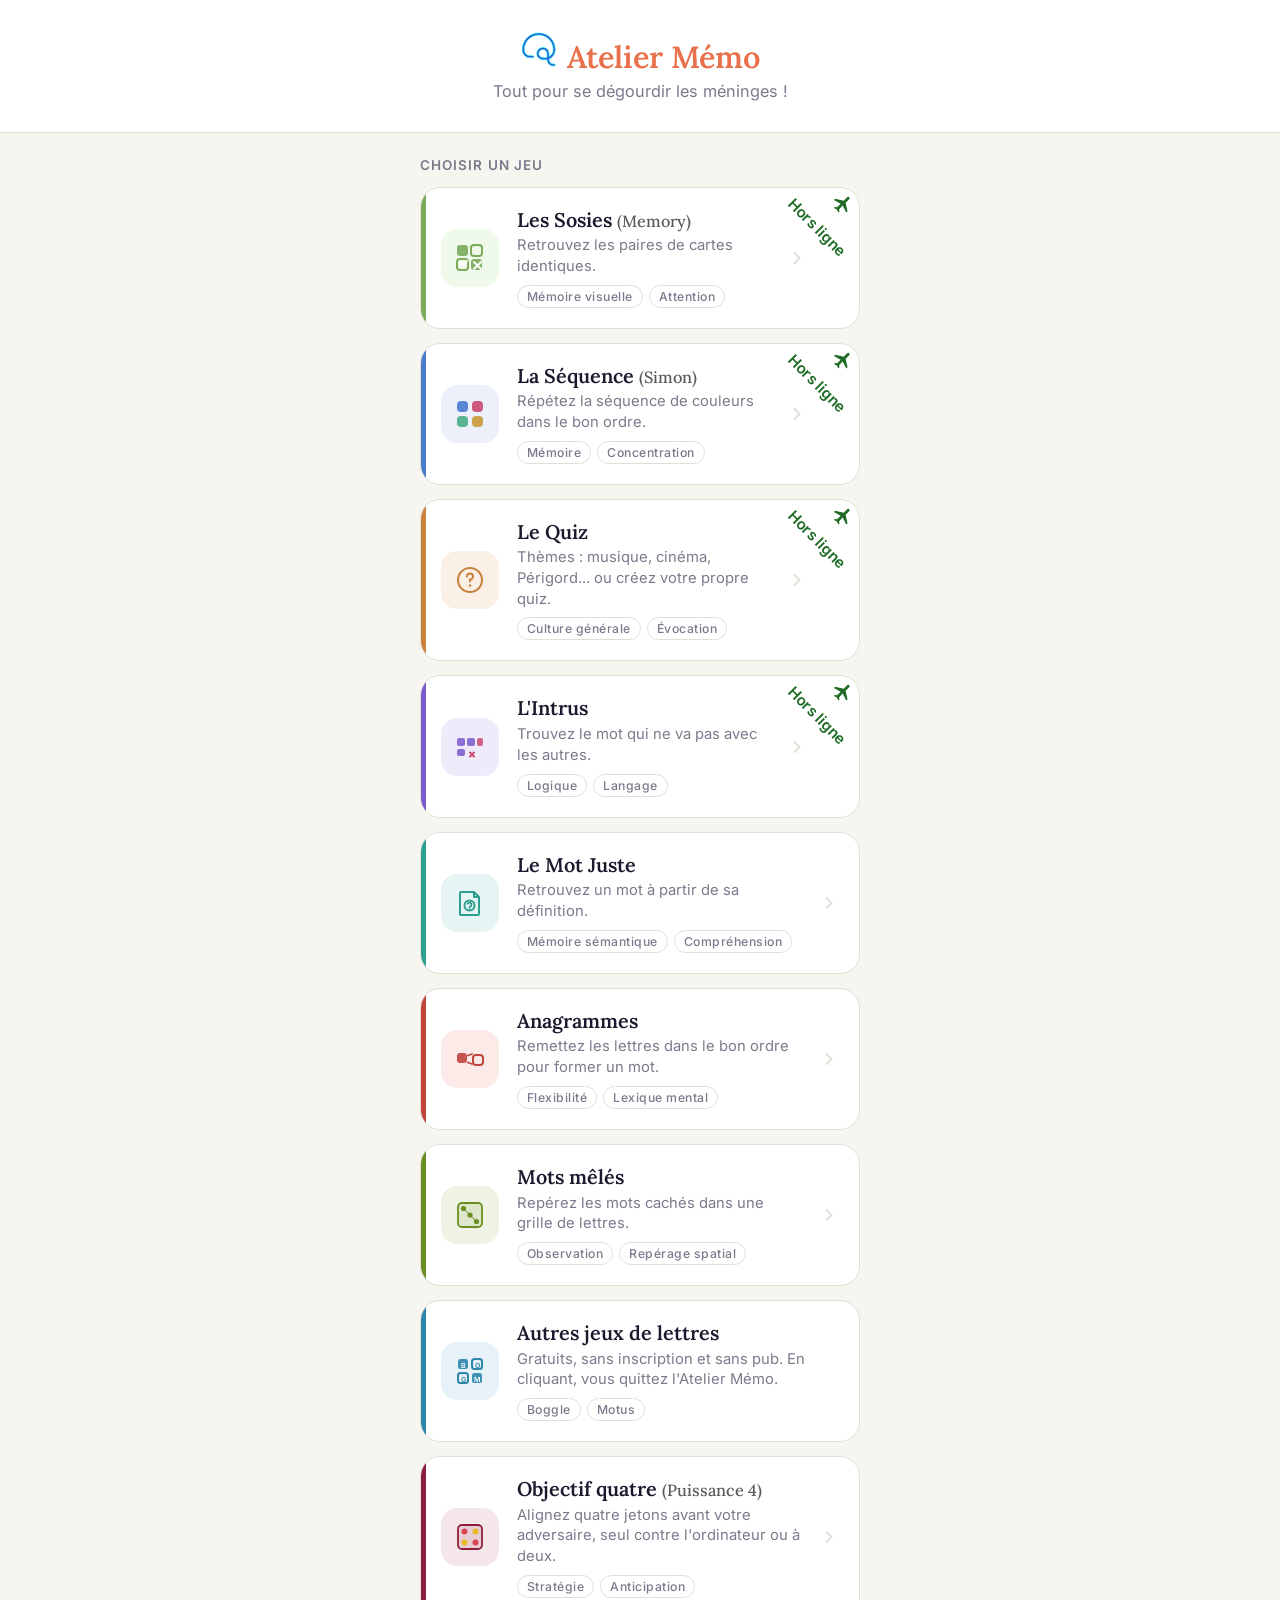
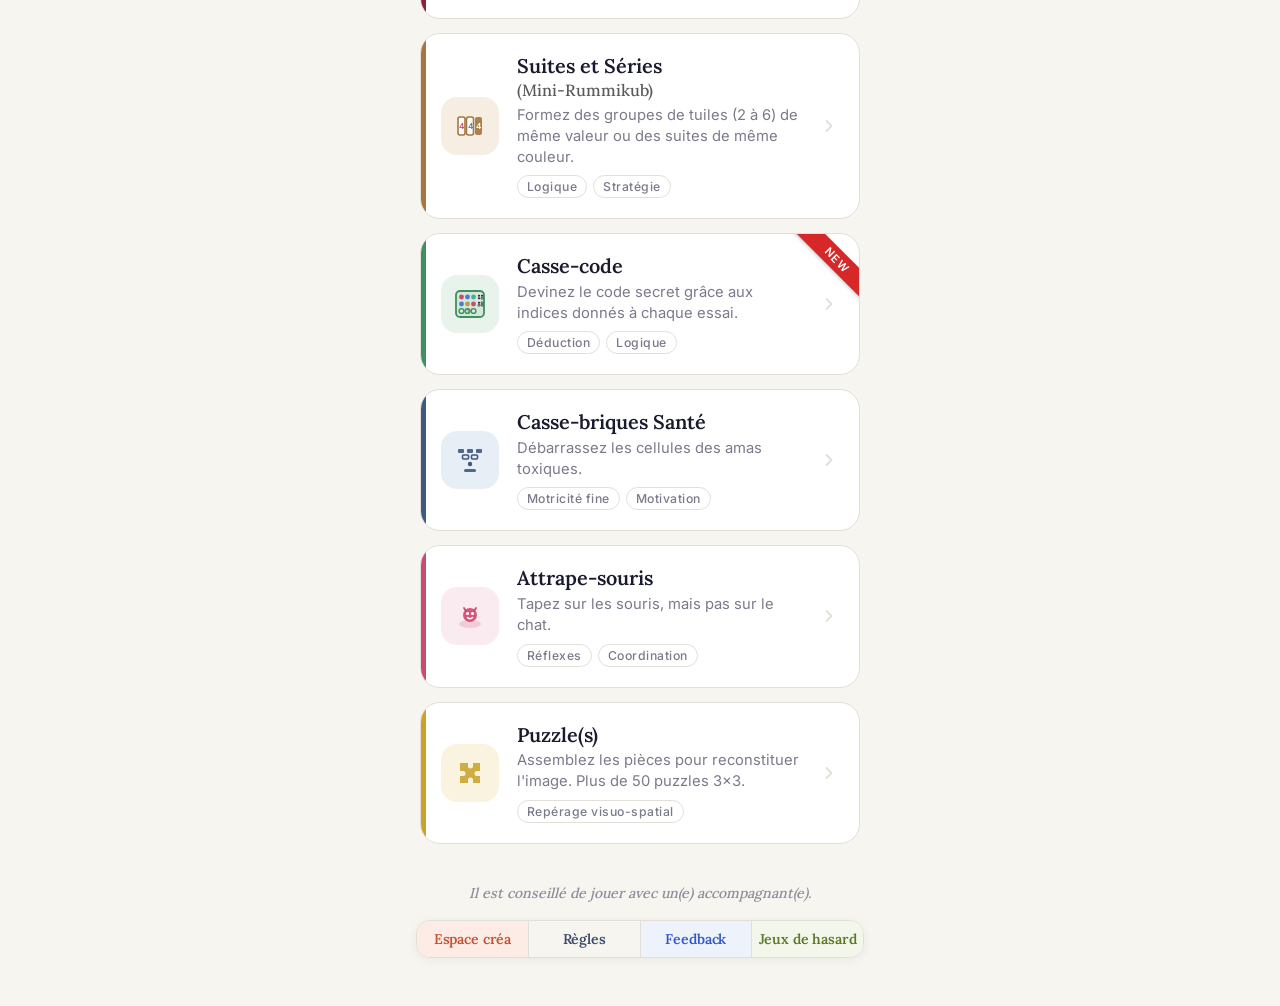
<file: index.html>
<!DOCTYPE html>
<html lang="fr">
<head>
<meta charset="UTF-8">
<meta name="viewport" content="width=device-width, initial-scale=1.0">
<title>Accueil - Atelier Mémo</title>
<link href="polices/f55b3729.css" rel="stylesheet">
<link rel="icon" type="image/svg+xml" href="favicon.svg">
<style>
  *, *::before, *::after { box-sizing: border-box; margin: 0; padding: 0; }

  :root {
    --bg:       #F7F5F0;
    --text:     #1A1A2E;
    --muted:    #7A7A8C;
    --accent:   #E8704A;
    --surface:  #FFFFFF;
    --border:   #E2DFD8;

    /* couleurs par jeu */
    --c-simon:   #4A7CCC;
    --c-memory:  #7BAB5A;
    --c-quiz:    #C8813C;
    --c-taupe:   #CC4A72;
    --c-intrus:  #7A5ACC;
    --c-def:     #2E9E8F;
    --c-puzzle:  #C9A227;
    --c-anagramme: #C0453D;
    --c-mots:    #6B8E23;
    --c-puissance4: #8C1F3B;
    --c-rummikub: #A6763E;
    --c-casse:   #3D5A80;
   --c-lettres: #2E86AB;
    --c-code:    #3F8F5F;
  }

  html { font-size: 18px; }

  body {
    background: var(--bg);
    color: var(--text);
    font-family: 'Inter', sans-serif;
    min-height: 100vh;
    padding: 0 0 48px;
  }

 /* ── Header ── */
header {
  padding: 28px 50px 28px;
  border-bottom: 1px solid var(--border);
  background: var(--surface);
}

.header-inner {
  max-width: 480px;
  margin: 0 auto;
  text-align: center;
}

.logo-row {
  display: flex;
  align-items: center;
  justify-content: center;
  gap: 12px;
  margin-bottom: 6px;
}

.logo-icon {
  width: 44px;
  height: 44px;
  flex-shrink: 0;
}

h1 {
  font-family: 'Lora', serif;
  font-size: 1.7rem;
  font-weight: 600;
  color: var(--accent);
  line-height: 1.1;
  margin: 0;
}

.tagline {
  font-size: 0.9rem;
  color: var(--muted);
  line-height: 1.5;
  margin-top: 4px;
  text-align: center;
}
	
.section {
  max-width: 480px;
  margin: 0 auto;
  padding: 24px 20px 0;
}

.section-label {
  font-size: 0.75rem;
  font-weight: 600;
  letter-spacing: 0.08em;
  text-transform: uppercase;
  color: var(--muted);
  margin-bottom: 14px;
}
  /* ── Cartes jeux ── */
  .game-list {
    display: flex;
    flex-direction: column;
    gap: 14px;
  }

  .game-card {
    background: var(--surface);
    border-radius: 20px;
    border: 1px solid var(--border);
    display: flex;
    align-items: center;
    gap: 18px;
    padding: 20px 20px;
    text-decoration: none;
    color: var(--text);
    cursor: pointer;
    transition: transform 0.12s ease, box-shadow 0.12s ease;
    -webkit-tap-highlight-color: transparent;
    position: relative;
    overflow: hidden;
  }

  .game-card::before {
    content: '';
    position: absolute;
    left: 0; top: 0; bottom: 0;
    width: 5px;
    border-radius: 20px 0 0 20px;
  }

  .game-card[data-color="memory"]::before { background: var(--c-memory); }
  .game-card[data-color="simon"]::before  { background: var(--c-simon); }
  .game-card[data-color="quiz"]::before   { background: var(--c-quiz); }
  .game-card[data-color="taupe"]::before  { background: var(--c-taupe); }
  .game-card[data-color="intrus"]::before { background: var(--c-intrus); }
  .game-card[data-color="def"]::before    { background: var(--c-def); }
  .game-card[data-color="puzzle"]::before { background: var(--c-puzzle); }
  .game-card[data-color="anagramme"]::before { background: var(--c-anagramme); }
  .game-card[data-color="mots"]::before { background: var(--c-mots); }
  .game-card[data-color="puissance4"]::before { background: var(--c-puissance4); }
  .game-card[data-color="rummikub"]::before { background: var(--c-rummikub); }
  .game-card[data-color="casse"]::before { background: var(--c-casse); }
 .game-card[data-color="lettres"]::before { background: var(--c-lettres); }
  .game-card[data-color="code"]::before { background: var(--c-code); }

.tag-link {
  cursor: pointer;
  text-decoration: none;
  border-color: var(--c-lettres);
  color: var(--c-lettres);
  font-weight: 600;
}

  /* ── Bandeau NEW ── */
  .ribbon-new {
    position: absolute;
    top: 16px;
    right: -30px;
    width: 104px;
    padding: 3px 0;
    background: #D62828;
    color: #fff;
    font-size: 0.62rem;
    font-weight: 700;
    letter-spacing: 0.12em;
    text-align: center;
    transform: rotate(45deg);
    box-shadow: 0 1px 4px rgba(0,0,0,0.25);
    pointer-events: none;
  }

  .game-card:active {
    transform: scale(0.98);
    box-shadow: 0 2px 12px rgba(0,0,0,0.08);
  }

  .game-card.coming-soon {
    opacity: 0.00;
    cursor: default;
  }
  .game-card.coming-soon:active { transform: none; box-shadow: none; }

  .icon-wrap {
    width: 58px;
    height: 58px;
    border-radius: 16px;
    flex-shrink: 0;
    display: flex;
    align-items: center;
    justify-content: center;
  }

  .game-card[data-color="memory"] .icon-wrap { background: #F0FAEB; }
  .game-card[data-color="simon"]  .icon-wrap { background: #EBF0FA; }
  .game-card[data-color="quiz"]   .icon-wrap { background: #FAF0E6; }
  .game-card[data-color="taupe"]  .icon-wrap { background: #FAEBF0; }
  .game-card[data-color="intrus"] .icon-wrap { background: #F0EBFA; }
  .game-card[data-color="def"]    .icon-wrap { background: #E6F5F3; }
  .game-card[data-color="puzzle"] .icon-wrap { background: #FAF3E0; }
  .game-card[data-color="anagramme"] .icon-wrap { background: #FBEAE8; }
  .game-card[data-color="mots"] .icon-wrap { background: #EEF3E3; }
  .game-card[data-color="puissance4"] .icon-wrap { background: #F5E6EA; }
  .game-card[data-color="rummikub"] .icon-wrap { background: #F6EEE2; }
  .game-card[data-color="casse"] .icon-wrap { background: #E8EEF5; }
 .game-card[data-color="lettres"] .icon-wrap { background: #E6F2F7; }
  .game-card[data-color="code"] .icon-wrap { background: #E8F3EC; }


  .icon-wrap svg {
    width: 32px;
    height: 32px;
  }

  .game-info { flex: 1; }

  .game-name .old-name { font-weight: 400; color: #5A5A5A; font-size: .82em; white-space: nowrap; }
  .game-name {
    font-family: 'Lora', serif;
    font-size: 1.1rem;
    font-weight: 600;
    line-height: 1.2;
    margin-bottom: 4px;
  }

  .game-desc {
    font-size: 0.82rem;
    color: var(--muted);
    line-height: 1.4;
  }

  .game-tags {
    display: flex;
    gap: 6px;
    margin-top: 8px;
    flex-wrap: wrap;
  }

  .tag {
    font-size: 0.68rem;
    font-weight: 500;
    letter-spacing: 0.04em;
    padding: 3px 9px;
    border-radius: 100px;
    border: 1px solid var(--border);
    color: var(--muted);
  }

  .badge-soon {
    font-size: 0.68rem;
    font-weight: 600;
    letter-spacing: 0.06em;
    text-transform: uppercase;
    padding: 3px 10px;
    border-radius: 100px;
    background: var(--border);
    color: var(--muted);
    flex-shrink: 0;
    align-self: center;
  }

  .chevron {
    color: var(--border);
    flex-shrink: 0;
  }

  /* ── Footer ── */
  footer {
    max-width: 480px;
    margin: 40px auto 0;
    padding: 0 16px;
    text-align: center;
  }

  .footer-note {
    font-family: 'Lora', serif;
    font-style: italic;
    font-size: 0.78rem;
    color: var(--muted);
    opacity: 0.85;
    margin-bottom: 18px;
  }

  .footer-links {
    display: flex;
    width: 100%;
    border: 1px solid var(--border);
    border-radius: 14px;
    overflow: hidden;
    background: var(--surface);
    box-shadow: 0 2px 10px rgba(26, 26, 46, 0.06);
  }

  .footer-links a {
    flex: 1 1 0;
    min-width: 0;
    display: flex;
    align-items: center;
    justify-content: center;
    text-align: center;
    padding: 10px 3px;
    font-family: 'Lora', serif;
    font-weight: 600;
    font-size: clamp(0.58rem, 2.7vw, 0.78rem);
    line-height: 1.15;
    letter-spacing: -0.01em;
    text-decoration: none;
    white-space: nowrap;
    border-right: 1px solid var(--border);
    -webkit-tap-highlight-color: transparent;
    transition: filter .15s ease, transform .12s ease;
  }

  .footer-links a:last-child { border-right: none; }

  .footer-links a:hover { filter: brightness(0.97); }
  .footer-links a:active { transform: scale(0.98); }

  .footer-links .link-crea {
    background: #FDECE6;
    color: #C45332;
  }

  .footer-links .link-regles {
    background: #F7F5F0;
    color: #3D4A6B;
  }

  .footer-links .link-feedback {
    background: #EEF2FA;
    color: #3359CD;
  }

  .footer-links .link-hasard {
    background: #F3F6EA;
    color: #5C7828;
  }

  .footer-legal {
    margin-top: 18px;
    font-size: 0.7rem;
  }

  .footer-legal a {
    font-family: 'Lora', serif;
    color: var(--muted);
    text-decoration: none;
    letter-spacing: 0.02em;
    opacity: 0.65;
    border-bottom: 1px dotted var(--border);
    padding-bottom: 1px;
  }

  .footer-legal a:active { opacity: 1; }

  /* ── Badge « Hors ligne » (jeux disponibles sans connexion) ── */
  .badge-offline {
    position: absolute; top: 0; right: 0;
    width: 108px; height: 108px;
    pointer-events: none; color: #1E6B24; z-index: 2;
  }
  .game-card:has(.badge-offline) { padding-right: 52px; }
  .badge-offline .avion {
    position: absolute; top: 5px; right: 5px;
    width: 22px; height: 22px; transform: rotate(45deg);
  }
  .badge-offline .texte {
    position: absolute; top: 32px; right: -20px; width: 124px;
    font-family: Inter, sans-serif; font-size: 0.84rem; font-weight: 700;
    letter-spacing: 0.01em; line-height: 1; white-space: nowrap; text-align: center;
    transform: rotate(45deg); transform-origin: center center;
    text-shadow: 0 0 5px #fff, 0 0 8px #fff, 0 1px 0 #fff;
  }

  /* ── Hors connexion ── */
  .footer-offline { font-size: 0.8rem; font-weight: 600; color: #1E6B24; margin: -8px 0 16px; }
  .hors-ligne [data-internet] { pointer-events: none; cursor: default; }
  .hors-ligne a[data-internet]:not(.game-card) { opacity: 0.4; }
  .hors-ligne .game-card[data-internet] { background: #F1F0EC; }
  .hors-ligne .game-card[data-internet] > .icon-wrap,
  .hors-ligne .game-card[data-internet] > .chevron,
  .hors-ligne .game-card[data-internet] .game-name,
  .hors-ligne .game-card[data-internet] .game-desc,
  .hors-ligne .game-card[data-internet] .game-tags,
  .hors-ligne .game-card[data-internet] > .ribbon-new { opacity: 0.4; filter: grayscale(1); }
  .hors-ligne .game-card[data-internet] .game-info::after {
    content: "Nécessite internet";
    display: inline-block; margin-top: 8px; padding: 2px 10px;
    border-radius: 999px; background: #E4E2DC;
    font-size: 0.8rem; font-weight: 600; color: #4A4A4A;
  }
  .hors-ligne .game-card[data-color="lettres"] .game-desc::after { content: " Nécessite internet."; font-weight: 600; }
</style>
<link rel="manifest" href="manifest.webmanifest">
<meta name="theme-color" content="#F7F5F0">
<link rel="apple-touch-icon" href="icones/apple-touch-icon.png">
<meta name="apple-mobile-web-app-capable" content="yes">
<meta name="mobile-web-app-capable" content="yes">
<meta name="apple-mobile-web-app-title" content="Atelier Mémo">
<meta name="apple-mobile-web-app-status-bar-style" content="default">
<script src="hors-connexion.js"></script>
</head>
<body>

<header>
  <div class="header-inner">
    <div class="logo-row">
      <!-- Icône cerveau stylisé à recopier ci-dessous au besoin-->
      <h1>
		  	<svg xmlns="http://www.w3.org/2000/svg" width="2.2rem" height="2.2rem" viewBox="0 0 48 48">
			<path d="M0 0h48v48H0z" fill="none" />
			<path fill="#3359cd" d="M24 6c11.046 0 20 8.954 20 20c0 5.125-3.086 9.527-7.5 11.456V38.5a5 5 0 0 0 5 5h1.25a1.25 1.25 0 1 1 0 2.5H41.5a7.5 7.5 0 0 1-7.5-7.5v-.251c-.808.164-1.644.251-2.5.251H29a7.5 7.5 0 1 1 7.5-7.5v3.658a9.99 9.99 0 0 0 5-8.658c0-9.665-7.835-17.5-17.5-17.5S6.5 16.335 6.5 26v1a6.5 6.5 0 0 0 6.5 6.5h3.75a1.25 1.25 0 1 1 0 2.5H13a9 9 0 0 1-9-9v-1C4 14.954 12.954 6 24 6m5 20a5 5 0 0 0 0 10h2.5c.863 0 1.7-.11 2.5-.315V31a5 5 0 0 0-5-5" stroke="cyan" stroke-width="0.7" />
			</svg> 
		  Atelier Mémo
	  </h1>
    </div>
    <p class="tagline">Tout pour se dégourdir les méninges !</p>
  </div>
</header>

<div class="section">
  <div class="section-label">Choisir un jeu</div>
  <div class="game-list">

    <!-- Les Sosies (Memory) -->
    <a class="game-card" data-color="memory" href="jeux/memory/">
      <span class="badge-offline" aria-label="Disponible hors ligne">
        <svg class="avion" viewBox="0 0 24 24" aria-hidden="true" focusable="false">
          <path fill="currentColor" d="M21 16v-2l-8-5V3.5A1.5 1.5 0 0 0 11.5 2 1.5 1.5 0 0 0 10 3.5V9l-8 5v2l8-2.5V19l-2 1.5V22l3.5-1 3.5 1v-1.5L13 19v-5.5l8 2.5z"/>
        </svg>
        <span class="texte">Hors ligne</span>
      </span>
      <div class="icon-wrap">
        <svg viewBox="0 0 32 32" fill="none">
          <rect x="3" y="3" width="11" height="11" rx="3" fill="#7BAB5A" opacity=".9"/>
          <rect x="17" y="3" width="11" height="11" rx="3" stroke="#7BAB5A" stroke-width="2"/>
          <rect x="3" y="17" width="11" height="11" rx="3" stroke="#7BAB5A" stroke-width="2"/>
          <rect x="17" y="17" width="11" height="11" rx="3" fill="#7BAB5A" opacity=".9"/>
          <path d="M20 20l7 7M27 20l-7 7" stroke="white" stroke-width="1.8" stroke-linecap="round"/>
          <path d="M6 20l3 3 4-4" stroke="white" stroke-width="1.8" stroke-linecap="round" stroke-linejoin="round"/>
        </svg>
      </div>
      <div class="game-info">
        <div class="game-name">Les Sosies <span class="old-name">(Memory)</span></div>
        <div class="game-desc">Retrouvez les paires de cartes identiques.</div>
        <div class="game-tags">
          <span class="tag">Mémoire visuelle</span>
          <span class="tag">Attention</span>
        </div>
      </div>
      <svg class="chevron" width="20" height="20" viewBox="0 0 20 20" fill="none">
        <path d="M7.5 5l5 5-5 5" stroke="currentColor" stroke-width="1.8" stroke-linecap="round" stroke-linejoin="round"/>
      </svg>
    </a>



       <!-- La Séquence (Simon) -->
    <a class="game-card" data-color="simon" href="jeux/simon/">
      <span class="badge-offline" aria-label="Disponible hors ligne">
        <svg class="avion" viewBox="0 0 24 24" aria-hidden="true" focusable="false">
          <path fill="currentColor" d="M21 16v-2l-8-5V3.5A1.5 1.5 0 0 0 11.5 2 1.5 1.5 0 0 0 10 3.5V9l-8 5v2l8-2.5V19l-2 1.5V22l3.5-1 3.5 1v-1.5L13 19v-5.5l8 2.5z"/>
        </svg>
        <span class="texte">Hors ligne</span>
      </span>
      <div class="icon-wrap">
        <svg viewBox="0 0 32 32" fill="none">
          <rect x="3" y="3" width="11" height="11" rx="4" fill="#4A7CCC" opacity=".9"/>
          <rect x="18" y="3" width="11" height="11" rx="4" fill="#CC4A72" opacity=".9"/>
          <rect x="3" y="18" width="11" height="11" rx="4" fill="#4AB087" opacity=".9"/>
          <rect x="18" y="18" width="11" height="11" rx="4" fill="#C89A3C" opacity=".9"/>
        </svg>
      </div>
      <div class="game-info">
        <div class="game-name">La Séquence <span class="old-name">(Simon)</span></div>
        <div class="game-desc">Répétez la séquence de couleurs dans le bon ordre.</div>
        <div class="game-tags">
          <span class="tag">Mémoire</span>
          <span class="tag">Concentration</span>
        </div>
      </div>
      <svg class="chevron" width="20" height="20" viewBox="0 0 20 20" fill="none">
        <path d="M7.5 5l5 5-5 5" stroke="currentColor" stroke-width="1.8" stroke-linecap="round" stroke-linejoin="round"/>
      </svg>
    </a>



    <!-- Quiz -->
     <a class="game-card" data-color="quiz" href="jeux/quiz/">
      <span class="badge-offline" aria-label="Disponible hors ligne">
        <svg class="avion" viewBox="0 0 24 24" aria-hidden="true" focusable="false">
          <path fill="currentColor" d="M21 16v-2l-8-5V3.5A1.5 1.5 0 0 0 11.5 2 1.5 1.5 0 0 0 10 3.5V9l-8 5v2l8-2.5V19l-2 1.5V22l3.5-1 3.5 1v-1.5L13 19v-5.5l8 2.5z"/>
        </svg>
        <span class="texte">Hors ligne</span>
      </span>
      <div class="icon-wrap">
        <svg viewBox="0 0 32 32" fill="none">
          <circle cx="16" cy="16" r="12" stroke="#C8813C" stroke-width="2"/>
          <path d="M13 12.5a3 3 0 1 1 3 3v2" stroke="#C8813C" stroke-width="2" stroke-linecap="round"/>
          <circle cx="16" cy="21.5" r="1.2" fill="#C8813C"/>
        </svg>
      </div>
      <div class="game-info">
        <div class="game-name">Le Quiz</div>
        <div class="game-desc">Thèmes : musique, cinéma, Périgord... ou créez votre propre quiz.</div>
        <div class="game-tags">
          <span class="tag">Culture générale</span>
          <span class="tag">Évocation</span>
        </div>
      </div>
      <svg class="chevron" width="20" height="20" viewBox="0 0 20 20" fill="none">
        <path d="M7.5 5l5 5-5 5" stroke="currentColor" stroke-width="1.8" stroke-linecap="round" stroke-linejoin="round"/>
      </svg>
    </a>

  <!-- Intrus -->
    <a class="game-card" data-color="intrus" href="jeux/intrus/">
      <span class="badge-offline" aria-label="Disponible hors ligne">
        <svg class="avion" viewBox="0 0 24 24" aria-hidden="true" focusable="false">
          <path fill="currentColor" d="M21 16v-2l-8-5V3.5A1.5 1.5 0 0 0 11.5 2 1.5 1.5 0 0 0 10 3.5V9l-8 5v2l8-2.5V19l-2 1.5V22l3.5-1 3.5 1v-1.5L13 19v-5.5l8 2.5z"/>
        </svg>
        <span class="texte">Hors ligne</span>
      </span>
      <div class="icon-wrap">
        <svg viewBox="0 0 32 32" fill="none">
          <rect x="3" y="7" width="8" height="8" rx="2" fill="#7A5ACC" opacity=".85"/>
          <rect x="13" y="7" width="8" height="8" rx="2" fill="#7A5ACC" opacity=".85"/>
          <rect x="23" y="7" width="6" height="8" rx="2" fill="#CC4A72" opacity=".85"/>
          <rect x="3" y="18" width="8" height="7" rx="2" fill="#7A5ACC" opacity=".85"/>
          <path d="M16 21.5l4 4M20 21.5l-4 4" stroke="#CC4A72" stroke-width="2" stroke-linecap="round"/>
        </svg>
      </div>
      <div class="game-info">
        <div class="game-name">L'Intrus</div>
        <div class="game-desc">Trouvez le mot qui ne va pas avec les autres.</div>
        <div class="game-tags">
          <span class="tag">Logique</span>
          <span class="tag">Langage</span>
        </div>
      </div>
       <svg class="chevron" width="20" height="20" viewBox="0 0 20 20" fill="none">
        <path d="M7.5 5l5 5-5 5" stroke="currentColor" stroke-width="1.8" stroke-linecap="round" stroke-linejoin="round"/>
      </svg>
    </a> 

    <!-- Définitions -->
    <a data-internet class="game-card" data-color="def" href="https://pierreg78-maker.github.io/Definitions/">
      <div class="icon-wrap">
        <svg viewBox="0 0 32 32" fill="none">
          <path d="M7 5h13l5 5v17a1 1 0 0 1-1 1H7a1 1 0 0 1-1-1V6a1 1 0 0 1 1-1z" stroke="#2E9E8F" stroke-width="2" stroke-linejoin="round"/>
          <path d="M20 5v5h5" stroke="#2E9E8F" stroke-width="2" stroke-linejoin="round"/>
          <circle cx="15.5" cy="18.5" r="5" stroke="#2E9E8F" stroke-width="2"/>
          <path d="M13.7 16.7a2 2 0 1 1 2.6 2.7c-.5.4-.8.7-.8 1.3" stroke="#2E9E8F" stroke-width="1.8" stroke-linecap="round"/>
          <circle cx="15.5" cy="23.2" r=".9" fill="#2E9E8F"/>
        </svg>
      </div>
      <div class="game-info">
        <div class="game-name">Le Mot Juste</div>
        <div class="game-desc">Retrouvez un mot à partir de sa définition.</div>
        <div class="game-tags">
          <span class="tag">Mémoire sémantique</span>
          <span class="tag">Compréhension</span>
        </div>
      </div>
       <svg class="chevron" width="20" height="20" viewBox="0 0 20 20" fill="none">
        <path d="M7.5 5l5 5-5 5" stroke="currentColor" stroke-width="1.8" stroke-linecap="round" stroke-linejoin="round"/>
      </svg>
    </a>

    <!-- Anagrammes -->
    <a data-internet class="game-card" data-color="anagramme" href="https://pierreg78-maker.github.io/anagrammes/">
      <div class="icon-wrap">
        <svg viewBox="0 0 32 32" fill="none">
          <rect x="3" y="10" width="10" height="10" rx="3" fill="#C0453D" opacity=".9"/>
          <rect x="19" y="12" width="10" height="10" rx="3" stroke="#C0453D" stroke-width="2"/>
          <path d="M14 12.5l4-1.5M14 19.5l4 1.5" stroke="#C0453D" stroke-width="1.8" stroke-linecap="round"/>
        </svg>
      </div>
      <div class="game-info">
        <div class="game-name">Anagrammes</div>
        <div class="game-desc">Remettez les lettres dans le bon ordre pour former un mot.</div>
        <div class="game-tags">
          <span class="tag">Flexibilité</span>
          <span class="tag">Lexique mental</span>
        </div>
      </div>
       <svg class="chevron" width="20" height="20" viewBox="0 0 20 20" fill="none">
        <path d="M7.5 5l5 5-5 5" stroke="currentColor" stroke-width="1.8" stroke-linecap="round" stroke-linejoin="round"/>
      </svg>
    </a>

    <!-- Mots mêlés -->
    <a data-internet class="game-card" data-color="mots" href="https://pierreg78-maker.github.io/mots_meles_2/">
      <div class="icon-wrap">
        <svg viewBox="0 0 32 32" fill="none">
          <rect x="4" y="4" width="24" height="24" rx="4" fill="#6B8E23" opacity=".12"/>
          <rect x="4" y="4" width="24" height="24" rx="4" stroke="#6B8E23" stroke-width="1.8"/>
          <circle cx="9.5" cy="9.5" r="2.6" fill="#6B8E23"/>
          <circle cx="16" cy="16" r="2.6" fill="#6B8E23"/>
          <circle cx="22.5" cy="22.5" r="2.6" fill="#6B8E23"/>
          <path d="M9.5 9.5L22.5 22.5" stroke="#6B8E23" stroke-width="1.6" stroke-linecap="round" opacity=".5"/>
        </svg>
      </div>
      <div class="game-info">
        <div class="game-name">Mots mêlés</div>
        <div class="game-desc">Repérez les mots cachés dans une grille de lettres.</div>
        <div class="game-tags">
          <span class="tag">Observation</span>
          <span class="tag">Repérage spatial</span>
        </div>
      </div>
       <svg class="chevron" width="20" height="20" viewBox="0 0 20 20" fill="none">
        <path d="M7.5 5l5 5-5 5" stroke="currentColor" stroke-width="1.8" stroke-linecap="round" stroke-linejoin="round"/>
      </svg>
    </a>


<!-- Autres jeux de lettres -->
<div class="game-card" data-color="lettres">
  <div class="icon-wrap">
    <svg viewBox="0 0 32 32" fill="none">
      <rect x="4" y="4" width="10" height="10" rx="2.5" fill="#2E86AB" opacity=".9"/>
      <rect x="18" y="4" width="10" height="10" rx="2.5" stroke="#2E86AB" stroke-width="2"/>
      <rect x="4" y="18" width="10" height="10" rx="2.5" stroke="#2E86AB" stroke-width="2"/>
      <rect x="18" y="18" width="10" height="10" rx="2.5" fill="#2E86AB" opacity=".9"/>
      <text x="9" y="12.5" font-family="Inter, sans-serif" font-size="7" font-weight="700" fill="white" text-anchor="middle">B</text>
      <text x="23" y="12.5" font-family="Inter, sans-serif" font-size="7" font-weight="700" fill="#2E86AB" text-anchor="middle">O</text>
      <text x="9" y="26.5" font-family="Inter, sans-serif" font-size="7" font-weight="700" fill="#2E86AB" text-anchor="middle">G</text>
      <text x="23" y="26.5" font-family="Inter, sans-serif" font-size="7" font-weight="700" fill="white" text-anchor="middle">M</text>
    </svg>
  </div>
  <div class="game-info">
    <div class="game-name">Autres jeux de lettres</div>
    <div class="game-desc">Gratuits, sans inscription et sans pub. En cliquant, vous quittez l'Atelier Mémo.</div>
    <div class="game-tags">
      <a data-internet class="tag tag-link" href="https://www.boggle.fr/" target="_blank" rel="noopener">Boggle</a>
      <a data-internet class="tag tag-link" href="https://sutom.nocle.fr/" target="_blank" rel="noopener">Motus</a>
    </div>
  </div>
</div>

   
    <!-- Objectif quatre (Puissance 4) -->
    <a data-internet class="game-card" data-color="puissance4" href="https://puissance4-bhpnwetp.manus.space/">
      <div class="icon-wrap">
        <svg viewBox="0 0 32 32" fill="none">
          <rect x="4" y="4" width="24" height="24" rx="4" fill="#8C1F3B" opacity=".12"/>
          <rect x="4" y="4" width="24" height="24" rx="4" stroke="#8C1F3B" stroke-width="1.8"/>
          <circle cx="10.5" cy="10.5" r="3" fill="#D64550"/>
          <circle cx="21.5" cy="10.5" r="3" fill="#E8B923"/>
          <circle cx="10.5" cy="21.5" r="3" fill="#E8B923"/>
          <circle cx="21.5" cy="21.5" r="3" fill="#D64550"/>
        </svg>
      </div>
      <div class="game-info">
        <div class="game-name">Objectif quatre <span class="old-name">(Puissance 4)</span></div>
        <div class="game-desc">Alignez quatre jetons avant votre adversaire, seul contre l'ordinateur ou à deux.</div>
        <div class="game-tags">
          <span class="tag">Stratégie</span>
          <span class="tag">Anticipation</span>
        </div>
      </div>
       <svg class="chevron" width="20" height="20" viewBox="0 0 20 20" fill="none">
        <path d="M7.5 5l5 5-5 5" stroke="currentColor" stroke-width="1.8" stroke-linecap="round" stroke-linejoin="round"/>
      </svg>
    </a>

    <!-- Suites et Séries (Mini-Rummikub) -->
    <a data-internet class="game-card" data-color="rummikub" href="https://pierreg78-maker.github.io/suites-et-series/">
      <div class="icon-wrap">
        <svg viewBox="0 0 32 32" fill="none">
          <rect x="4" y="7" width="7" height="18" rx="2" fill="#FFFFFF" stroke="#A6763E" stroke-width="1.6"/>
          <rect x="12.5" y="7" width="7" height="18" rx="2" fill="#FFFFFF" stroke="#A6763E" stroke-width="1.6"/>
          <rect x="21" y="7" width="7" height="18" rx="2" fill="#A6763E" opacity=".9"/>
          <text x="7.5" y="19" font-family="Inter, sans-serif" font-size="8" font-weight="600" fill="#CC4A72" text-anchor="middle">4</text>
          <text x="16" y="19" font-family="Inter, sans-serif" font-size="8" font-weight="600" fill="#4A7CCC" text-anchor="middle">4</text>
          <text x="24.5" y="19" font-family="Inter, sans-serif" font-size="8" font-weight="600" fill="#FFFFFF" text-anchor="middle">4</text>
        </svg>
      </div>
      <div class="game-info">
        <div class="game-name">Suites et Séries <span class="old-name">(Mini-Rummikub)</span></div>
        <div class="game-desc">Formez des groupes de tuiles (2 à 6) de même valeur ou des suites de même couleur.</div>
        <div class="game-tags">
          <span class="tag">Logique</span>
          <span class="tag">Stratégie</span>
        </div>
      </div>
      <svg class="chevron" width="20" height="20" viewBox="0 0 20 20" fill="none">
        <path d="M7.5 5l5 5-5 5" stroke="currentColor" stroke-width="1.8" stroke-linecap="round" stroke-linejoin="round"/>
      </svg>
    </a>

    <!-- Casse-code -->
    <a data-internet class="game-card" data-color="code" href="https://pierreg78-maker.github.io/casse_code/">
      <span class="ribbon-new">NEW</span>
      <div class="icon-wrap">
        <svg viewBox="0 0 32 32" fill="none">
          <rect x="2" y="3" width="28" height="26" rx="4" fill="#3F8F5F" opacity=".12"/>
          <rect x="2" y="3" width="28" height="26" rx="4" stroke="#3F8F5F" stroke-width="1.8"/>
          <circle cx="7.5" cy="9" r="2.4" fill="#CC4A72"/>
          <circle cx="13.5" cy="9" r="2.4" fill="#4A7CCC"/>
          <circle cx="19.5" cy="9" r="2.4" fill="#4AB087"/>
          <circle cx="25" cy="7.7" r="1" fill="#1A1A2E"/>
          <circle cx="28" cy="7.7" r="1" fill="#1A1A2E"/>
          <circle cx="25" cy="10.3" r="1" fill="#1A1A2E"/>
          <circle cx="28" cy="10.3" r="1" stroke="#1A1A2E" stroke-width=".7"/>
          <circle cx="7.5" cy="16" r="2.4" fill="#4A7CCC"/>
          <circle cx="13.5" cy="16" r="2.4" fill="#C89A3C"/>
          <circle cx="19.5" cy="16" r="2.4" fill="#CC4A72"/>
          <circle cx="25" cy="14.7" r="1" fill="#1A1A2E"/>
          <circle cx="28" cy="14.7" r="1" stroke="#1A1A2E" stroke-width=".7"/>
          <circle cx="25" cy="17.3" r="1" stroke="#1A1A2E" stroke-width=".7"/>
          <circle cx="28" cy="17.3" r="1" stroke="#1A1A2E" stroke-width=".7"/>
          <circle cx="7.5" cy="23" r="2.4" stroke="#3F8F5F" stroke-width="1.4"/>
          <circle cx="13.5" cy="23" r="2.4" stroke="#3F8F5F" stroke-width="1.4"/>
          <circle cx="19.5" cy="23" r="2.4" stroke="#3F8F5F" stroke-width="1.4"/>
          <path d="M13 22.3a1.1 1.1 0 1 1 1.5 1c-.4.2-.5.4-.5.8" stroke="#3F8F5F" stroke-width="1" stroke-linecap="round"/>
        </svg>
      </div>
      <div class="game-info">
        <div class="game-name">Casse-code</div>
        <div class="game-desc">Devinez le code secret grâce aux indices donnés à chaque essai.</div>
        <div class="game-tags">
          <span class="tag">Déduction</span>
          <span class="tag">Logique</span>
        </div>
      </div>
      <svg class="chevron" width="20" height="20" viewBox="0 0 20 20" fill="none">
        <path d="M7.5 5l5 5-5 5" stroke="currentColor" stroke-width="1.8" stroke-linecap="round" stroke-linejoin="round"/>
      </svg>
    </a>

   
<!-- Casse-briques santé -->
    <a data-internet class="game-card" data-color="casse" href="https://pierreg78-maker.github.io/casse-briques_sante/">
      <div class="icon-wrap">
        <svg viewBox="0 0 32 32" fill="none">
          <rect x="4" y="5" width="6" height="4" rx="1" fill="#3D5A80" opacity=".9"/>
          <rect x="13" y="5" width="6" height="4" rx="1" fill="#3D5A80" opacity=".9"/>
          <rect x="22" y="5" width="6" height="4" rx="1" fill="#3D5A80" opacity=".9"/>
          <rect x="8.5" y="11" width="6" height="4" rx="1" stroke="#3D5A80" stroke-width="1.6"/>
          <rect x="17.5" y="11" width="6" height="4" rx="1" stroke="#3D5A80" stroke-width="1.6"/>
          <circle cx="16" cy="20" r="2.2" fill="#3D5A80"/>
          <rect x="10" y="25" width="12" height="3" rx="1.5" fill="#3D5A80" opacity=".9"/>
        </svg>
      </div>
      <div class="game-info">
        <div class="game-name">Casse-briques Santé</div>
        <div class="game-desc">Débarrassez les cellules des amas toxiques.</div>
        <div class="game-tags">
          <span class="tag">Motricité fine</span>
          <span class="tag">Motivation</span>
        </div>
      </div>
      <svg class="chevron" width="20" height="20" viewBox="0 0 20 20" fill="none">
        <path d="M7.5 5l5 5-5 5" stroke="currentColor" stroke-width="1.8" stroke-linecap="round" stroke-linejoin="round"/>
      </svg>
    </a>
   
    <!-- Whack-a-mole -->
    <a data-internet class="game-card" data-color="taupe" href="https://pierreg78-maker.github.io/wackamole/">
      <div class="icon-wrap">
        <svg viewBox="0 0 32 32" fill="none">
          <ellipse cx="16" cy="24" rx="11" ry="4" fill="#CC4A72" opacity=".2"/>
          <circle cx="16" cy="15" r="7" fill="#CC4A72" opacity=".9"/>
          <circle cx="13.5" cy="13.5" r="1.5" fill="white"/>
          <circle cx="18.5" cy="13.5" r="1.5" fill="white"/>
          <path d="M13.5 17.5c.7.8 1.5 1.2 2.5 1.2s1.8-.4 2.5-1.2" stroke="white" stroke-width="1.5" stroke-linecap="round"/>
          <path d="M10 8l2 3M22 8l-2 3" stroke="#CC4A72" stroke-width="1.8" stroke-linecap="round"/>
        </svg>
      </div>
      <div class="game-info">
        <div class="game-name">Attrape-souris</div>
        <div class="game-desc">Tapez sur les souris, mais pas sur le chat.</div>
        <div class="game-tags">
          <span class="tag">Réflexes</span>
          <span class="tag">Coordination</span>
        </div>
      </div>
       <svg class="chevron" width="20" height="20" viewBox="0 0 20 20" fill="none">
        <path d="M7.5 5l5 5-5 5" stroke="currentColor" stroke-width="1.8" stroke-linecap="round" stroke-linejoin="round"/>
      </svg>
    </a>



  
    <!-- Puzzle -->
    <a data-internet class="game-card" data-color="puzzle" href="https://pierreg78-maker.github.io/puzzle_3x3/">
      <div class="icon-wrap">
        <svg viewBox="0 0 32 32" fill="none">
          <path d="M6 6h8v3a2.5 2.5 0 0 0 5 0V6h7v8h-3a2.5 2.5 0 0 0 0 5h3v7h-7v-3a2.5 2.5 0 0 0-5 0v3H6v-7h3a2.5 2.5 0 0 0 0-5H6z" fill="#C9A227" opacity=".85"/>
        </svg>
      </div>
      <div class="game-info">
        <div class="game-name">Puzzle(s)</div>
        <div class="game-desc">Assemblez les pièces pour reconstituer l'image. Plus de 50 puzzles 3x3.</div>
        <div class="game-tags">
          <span class="tag">Repérage visuo-spatial</span>
        </div>
      </div>
       <svg class="chevron" width="20" height="20" viewBox="0 0 20 20" fill="none">
        <path d="M7.5 5l5 5-5 5" stroke="currentColor" stroke-width="1.8" stroke-linecap="round" stroke-linejoin="round"/>
      </svg>
    </a>

  </div>
</div>

<footer>
  <p class="footer-note">Il est conseillé de jouer avec un(e) accompagnant(e).</p>
  <p id="etat-hors-connexion" class="footer-offline" hidden>✓ Jeux disponibles sans connexion</p>
  <nav class="footer-links" aria-label="Autres espaces">
    <a data-internet class="link-crea" href="https://pierreg78-maker.github.io/atelier_crea/">Espace créa</a>
    <a data-internet class="link-regles" href="https://github.com/pierreg78-maker/Atelier/blob/main/guide-ateliers-memo-village-crea.md">Règles</a>
    <a data-internet class="link-feedback" href="https://digipad.app/p/1783392/c98981dd63d5b8">Feedback</a>
    <a data-internet class="link-hasard" href="https://pierreg78-maker.github.io/jeux_de_hasard/">Jeux de hasard</a>
  </nav>
</footer>

</body>
</html>
</file>
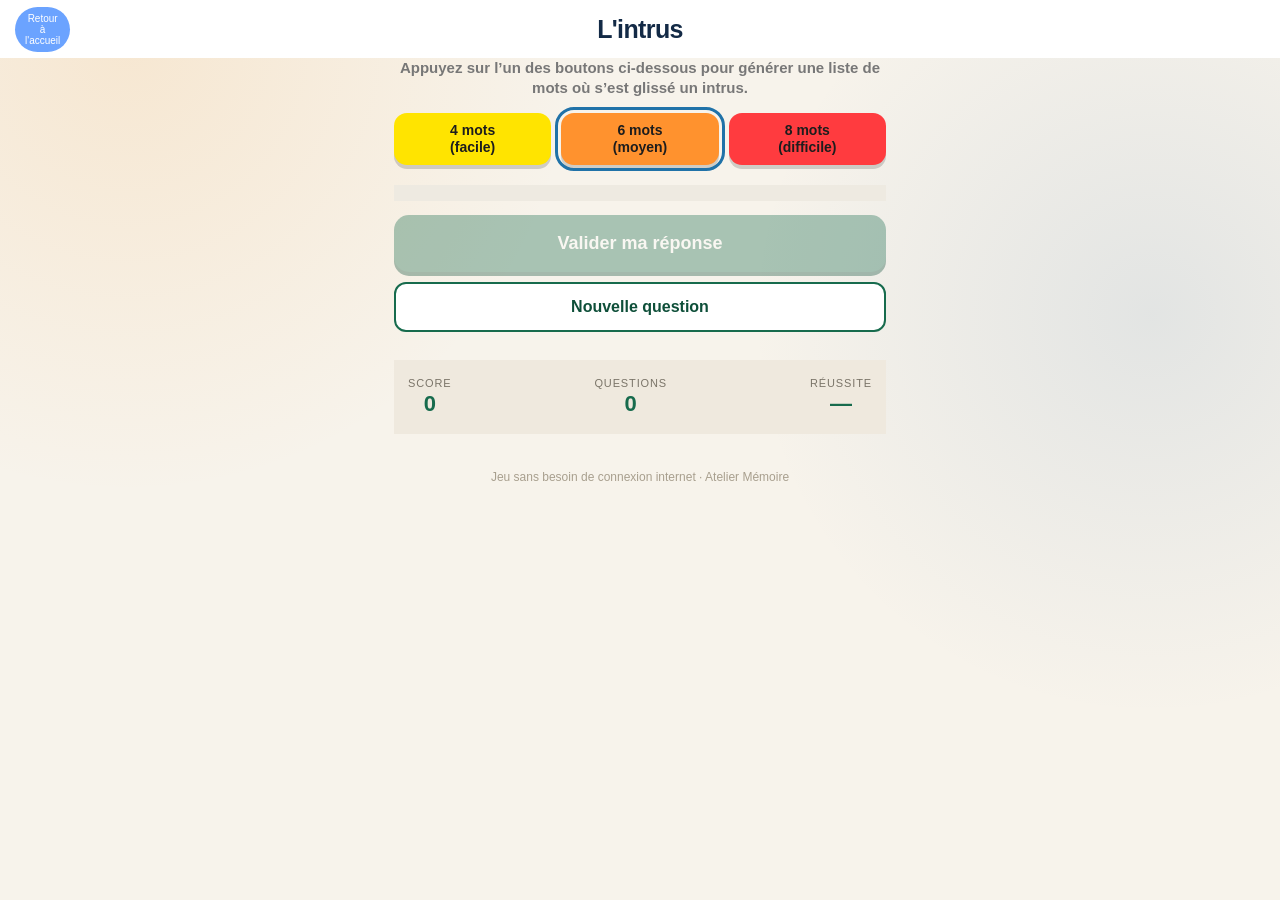
<file: jeux/intrus/index.html>
<!DOCTYPE html>
<html lang="fr">
<head>
<meta charset="UTF-8">
<meta name="viewport" content="width=device-width, initial-scale=1.0">
<title>L'intrus</title>
<style>
  * { box-sizing: border-box; margin: 0; padding: 0; }

  body {
    font-family: Georgia, 'Times New Roman', serif;
    background: #F5F0E8;
    color: #2C2A22;
    min-height: 100vh;
    display: flex;
    flex-direction: column;
    align-items: center;
    padding: 0 0 40px;
  }

  header {
    width: 100%;
    background: #3B6D11;
    color: #fff;
    text-align: center;
    padding: 18px 20px 14px;
  }
  header .surtitle {
    font-size: 12px;
    letter-spacing: .12em;
    text-transform: uppercase;
    opacity: .75;
    font-family: Arial, sans-serif;
    margin-bottom: 4px;
  }
  header h1 {
    font-size: 26px;
    font-weight: normal;
    letter-spacing: .01em;
  }

  .conteneur {
    width: 100%;
    max-width: 500px;
    padding: 0 16px;
  }

  /* Score bar */
  .score-bar {
    display: flex;
    justify-content: space-between;
    align-items: center;
    padding: 14px 0 10px;
    border-bottom: 1px solid #D3CFC4;
    margin-bottom: 18px;
  }
  .score-item {
    text-align: center;
  }
  .score-label {
    font-size: 11px;
    text-transform: uppercase;
    letter-spacing: .08em;
    color: #7A7468;
    font-family: Arial, sans-serif;
    display: block;
    margin-bottom: 2px;
  }
  .score-val {
    font-size: 22px;
    color: #3B6D11;
  }

  /* Niveau */
  .niveau-row {
    display: flex;
    align-items: center;
    gap: 10px;
    margin-bottom: 18px;
  }
  .niveau-row label {
    font-size: 15px;
    color: #5F5C52;
    font-family: Arial, sans-serif;
    white-space: nowrap;
  }
  .niveau-row select {
    flex: 1;
    border: 1.5px solid #C8C3B6;
    border-radius: 8px;
    padding: 9px 12px;
    font-size: 15px;
    background: #fff;
    color: #2C2A22;
    font-family: Arial, sans-serif;
    cursor: pointer;
  }

  /* Zone question */
  .zone-question {
    background: #fff;
    border-radius: 12px;
    border: 1.5px solid #D3CFC4;
    padding: 16px 18px;
    font-size: 17px;
    line-height: 1.5;
    margin-bottom: 16px;
    min-height: 60px;
    text-align: center;
    color: #2C2A22;
  }
  .zone-question .theme-label {
    display: block;
    font-size: 12px;
    text-transform: uppercase;
    letter-spacing: .1em;
    color: #7A7468;
    font-family: Arial, sans-serif;
    margin-bottom: 6px;
  }
  .zone-question.attente {
    color: #7A7468;
    font-size: 15px;
    font-family: Arial, sans-serif;
    padding: 28px 18px;
  }

  /* Grille mots */
  .grille-mots {
    display: grid;
    grid-template-columns: 1fr 1fr;
    gap: 10px;
    margin-bottom: 14px;
  }

  .btn-mot {
    background: #fff;
    border: 2px solid #C8C3B6;
    border-radius: 12px;
    padding: 18px 10px;
    font-size: 19px;
    font-family: Georgia, serif;
    color: #2C2A22;
    cursor: pointer;
    text-align: center;
    min-height: 62px;
    transition: background .12s, border-color .12s, transform .08s;
    width: 100%;
    line-height: 1.2;
  }
  .btn-mot:hover:not(:disabled) { background: #F0EBE0; border-color: #A89F8E; }
  .btn-mot:active:not(:disabled) { transform: scale(0.96); }
  .btn-mot.choisi   { background: #E6F1FB; border-color: #378ADD; color: #0C447C; }
  .btn-mot.correct  { background: #EAF3DE; border-color: #639922; color: #27500A; }
  .btn-mot.erreur   { background: #FCEBEB; border-color: #E24B4A; color: #791F1F; }
  .btn-mot.revele   { background: #EAF3DE; border-color: #639922; color: #27500A; }
  .btn-mot:disabled { cursor: default; }

  /* Feedback */
  .zone-feedback {
    border-radius: 10px;
    padding: 14px 16px;
    font-size: 16px;
    line-height: 1.5;
    font-family: Arial, sans-serif;
    margin-bottom: 12px;
    display: none;
  }
  .zone-feedback.ok  { background: #EAF3DE; color: #27500A; display: block; }
  .zone-feedback.err { background: #FCEBEB; color: #791F1F; display: block; }

  /* Boutons action */
  .btn-valider {
    background: #3B6D11;
    color: #fff;
    border: none;
    border-radius: 12px;
    padding: 18px;
    font-size: 18px;
    font-family: Arial, sans-serif;
    font-weight: bold;
    width: 100%;
    cursor: pointer;
    margin-bottom: 10px;
    transition: background .12s, opacity .12s, transform .08s;
  }
  .btn-valider:disabled { opacity: .35; cursor: default; }
  .btn-valider:hover:not(:disabled) { background: #27500A; }
  .btn-valider:active:not(:disabled) { transform: scale(0.98); }

  .btn-nouveau {
    background: transparent;
    color: #5F5C52;
    border: 1.5px solid #C8C3B6;
    border-radius: 12px;
    padding: 14px;
    font-size: 16px;
    font-family: Arial, sans-serif;
    width: 100%;
    cursor: pointer;
    transition: background .12s;
  }
  .btn-nouveau:hover { background: #EDE8DC; }

  footer {
    margin-top: 30px;
    text-align: center;
    font-size: 12px;
    color: #A89F8E;
    font-family: Arial, sans-serif;
  }

  /* Nouvelle organisation du jeu */
  :root { --vert:#176b4d; --vert-fonce:#0e4f39; --corail:#ed6a4b; --orange:#f4a340; --bleu:#4f7cac; --creme:#fffaf2; --encre:#24332d; }
  body { background:radial-gradient(circle at 10% 5%,rgba(244,163,64,.15),transparent 28rem),radial-gradient(circle at 90% 35%,rgba(79,124,172,.12),transparent 25rem),#f7f3eb; color:var(--encre); padding-bottom:24px; font-family:Arial,sans-serif; }
  header { position:relative; min-height:92px; padding:26px 20px 20px; background:linear-gradient(135deg,var(--vert-fonce),var(--vert)); box-shadow:0 5px 20px rgba(14,79,57,.18); }
  header h1 { font-family:Georgia,serif; font-size:clamp(28px,7vw,38px); font-weight:700; }
  .conteneur { display:flex; flex-direction:column; max-width:620px; padding:24px 18px 0; }
  .niveau-row { order:1; display:block; margin:0 0 20px; padding:18px; background:rgba(255,255,255,.82); border:1px solid #e3ddd1; border-radius:18px; box-shadow:0 8px 24px rgba(70,54,28,.06); }
  .niveau-row label { display:block; margin-bottom:9px; color:#3d4e47; font-size:14px; font-weight:800; }
  .niveau-row select { width:100%; min-height:50px; border:2px solid #d9d1c3; border-radius:12px; background:var(--creme); font-weight:700; }
  .zone-question { order:2; min-height:0; margin:0 0 16px; padding:14px; border:1px solid #d6e1dc; border-radius:16px; background:#edf6f2; color:var(--vert-fonce); font-family:Arial,sans-serif; }
  .zone-question.attente { padding:15px 18px; color:#59665f; font-size:15px; }
  .btn-indice { display:inline-flex; align-items:center; justify-content:center; gap:8px; min-height:44px; padding:10px 16px; border:2px solid var(--bleu); border-radius:999px; background:#fff; color:#315f8c; font:800 15px Arial,sans-serif; cursor:pointer; }
  .indice-contenu { margin-top:12px; padding-top:12px; border-top:1px solid #cbded6; font-weight:800; line-height:1.4; }
  .grille-mots { order:3; gap:12px; margin-bottom:16px; }
  .btn-mot { min-height:66px; padding:15px 10px; border:2px solid #d6cfc1; border-radius:15px; background:rgba(255,255,255,.94); color:var(--encre); box-shadow:0 4px 0 #d6cfc1; font-size:clamp(17px,4.5vw,20px); font-weight:700; }
  .btn-mot:hover:not(:disabled) { background:#fff6e8; border-color:var(--orange); }
  .btn-mot.choisi { background:#e7f0f9; border-color:var(--bleu); color:#234d75; box-shadow:0 4px 0 #9dbbd6; }
  .btn-mot.correct,.btn-mot.revele { box-shadow:0 4px 0 #9dc276; }
  .btn-mot.erreur { box-shadow:0 4px 0 #e9a09f; }
  .zone-feedback { order:4; border-radius:16px; }
  .btn-valider { order:5; min-height:58px; border-radius:15px; background:linear-gradient(135deg,var(--corail),#d94f35); box-shadow:0 5px 0 #a93d2a; }
  .btn-valider:hover:not(:disabled) { background:#d94f35; }
  .btn-nouveau { order:6; min-height:52px; border:2px solid var(--vert); color:var(--vert-fonce); background:#fff; font-weight:800; }
  .score-bar { order:7; margin:28px 0 0; padding:17px 14px; border:0; border-radius:16px; background:#efe9de; }
  .score-val { color:var(--vert); font-weight:800; }
  @media (max-width:390px) { header{min-height:82px;padding-top:25px}.conteneur{padding:18px 12px 0}.niveau-row{padding:14px;margin-bottom:14px}.grille-mots{gap:9px}.btn-mot{min-height:58px;padding:12px 7px}.score-bar{margin-top:22px;padding-inline:8px} }
  @media (max-width:320px) { .grille-mots{grid-template-columns:1fr} }
  @media (prefers-reduced-motion:reduce) { *,*::before,*::after{transition:none!important} }

  /* Organisation inspirée de la maquette */
  header { background:#fff; color:#18a94d; box-shadow:none; min-height:58px; padding:15px 70px 8px; }
  header h1 { font-family:Arial,sans-serif; font-size:25px; }
  .conteneur { width:100%; max-width:520px; padding:0 14px 22px; }
  .consigne { order:1; margin:0 4px 14px; color:#777; font-size:15px; font-weight:700; line-height:1.35; text-align:center; }
  .niveau-row { order:2; display:grid; grid-template-columns:repeat(3,1fr); gap:10px; margin:0 0 20px; padding:0; background:transparent; border:0; box-shadow:none; }
  .btn-niveau { min-height:52px; padding:8px 4px; border:0; border-radius:13px; color:#1d1d1d; font:800 14px/1.2 Arial,sans-serif; cursor:pointer; box-shadow:0 4px 0 rgba(0,0,0,.16); }
  .btn-niveau[data-niveau="4"] { background:#ffe400; }
  .btn-niveau[data-niveau="6"] { background:#ff922e; }
  .btn-niveau[data-niveau="8"] { background:#ff3b3f; }
  .btn-niveau.actif { outline:3px solid #2072a8; outline-offset:3px; }
  .grille-mots { order:3; padding:8px; margin:0 0 14px; background:#eeeae1; gap:9px; }
  .btn-mot { min-height:56px; padding:12px 7px; border:1.5px solid #c9c2b5; border-radius:10px; box-shadow:0 2px 0 #c9c2b5; font-family:Georgia,serif; font-weight:400; }
  .zone-question { order:4; margin:0 0 9px; padding:8px; border:0; background:transparent; }
  .zone-question.attente { display:none; }
  .btn-indice { min-height:40px; border:0; background:transparent; color:#707070; font-size:15px; }
  .indice-contenu { color:#8a5b42; text-transform:uppercase; letter-spacing:.12em; font-size:12px; }
  .zone-feedback { order:5; }
  .btn-valider { order:6; min-height:52px; margin-bottom:10px; background:#176b4d; box-shadow:0 4px 0 #0e4f39; }
  .btn-nouveau { order:7; min-height:46px; }
  .score-bar { order:8; width:100%; margin:28px 0 0; border-radius:0; }
  footer { margin-top:14px; }
  @media(max-width:390px) { header{padding-inline:67px}.conteneur{padding-inline:9px}.niveau-row{gap:7px}.btn-niveau{font-size:12px}.grille-mots{gap:7px}.btn-mot{min-height:52px;font-size:16px} }
  @media(max-width:310px) { .niveau-row{grid-template-columns:1fr}.grille-mots{grid-template-columns:1fr} }

  /* Typographie plus douce, sans dépendance à Internet */
  body {
    font-family:"Trebuchet MS","Segoe UI",Arial,sans-serif;
  }
  header h1 {
    color:#132a46;
    font-family:Comfortaa,"Arial Rounded MT Bold","Avenir Next Rounded","Trebuchet MS",sans-serif;
    font-weight:700;
    letter-spacing:-.025em;
  }
  .consigne,
  .btn-niveau,
  .btn-indice,
  .btn-valider,
  .btn-nouveau,
  .score-label,
  .score-val,
  .zone-feedback,
  footer {
    font-family:"Trebuchet MS","Segoe UI",Arial,sans-serif;
  }
  .btn-mot {
    font-family:"Arial Rounded MT Bold","Avenir Next Rounded","Trebuchet MS",sans-serif;
    letter-spacing:.01em;
  }
</style>
<script src="../../hors-connexion.js"></script>
</head>
<body>

<header>
  <div style="position: absolute; top: 2px; left: 5px">
  <a href="../../" style="display: inline-block; padding: 6px 10px; background-color: #6BA3FF; color: white; text-decoration: none; border-radius: 50px; font-family: Arial, sans-serif; font-size: 10px; font-weight: normal; text-align: center; position: absolute; top: 5px; left: 10px;">
    Retour à l'accueil
  </a>
  </div>
  <h1>L'intrus</h1>
</header>

 <main class="conteneur">
  <p class="consigne">Appuyez sur l’un des boutons ci-dessous pour générer une liste de mots où s’est glissé un intrus.</p>

  <input id="niveau" type="hidden" value="6">
  <div class="niveau-row" aria-label="Choisir la difficulté">
    <button class="btn-niveau" data-niveau="4" onclick="choisirNiveau(4)">4 mots<br>(facile)</button>
    <button class="btn-niveau actif" data-niveau="6" onclick="choisirNiveau(6)">6 mots<br>(moyen)</button>
    <button class="btn-niveau" data-niveau="8" onclick="choisirNiveau(8)">8 mots<br>(difficile)</button>
  </div>

  <div class="grille-mots" id="grille-mots"></div>

  <div class="zone-question attente" id="zone-question"></div>

  <div class="zone-feedback" id="zone-feedback"></div>

  <button class="btn-valider" id="btn-valider" disabled onclick="valider()">Valider ma réponse</button>
  <button class="btn-nouveau" id="btn-nouveau" onclick="nouvelleQuestion()">Nouvelle question</button>

  <div class="score-bar">
    <div class="score-item">
      <span class="score-label">Score</span>
      <span class="score-val" id="score-val">0</span>
    </div>
    <div class="score-item">
      <span class="score-label">Questions</span>
      <span class="score-val" id="partie-val">0</span>
    </div>
    <div class="score-item">
      <span class="score-label">Réussite</span>
      <span class="score-val" id="pct-val">—</span>
    </div>
  </div>
</main>

<footer>Jeu sans besoin de connexion internet · Atelier Mémoire</footer>

<script>
const QUESTIONS = [
  // --- ANIMAUX ---
  {theme:"Animaux de la ferme", mots:["vache","mouton","cochon","aigle"], intrus:"aigle", explication:"L'aigle est un oiseau sauvage, pas un animal de la ferme."},
  {theme:"Animaux de la ferme", mots:["cheval","poule","lapin","requin","chèvre","âne"], intrus:"requin", explication:"Le requin est un poisson des mers, pas un animal de la ferme."},
  {theme:"Animaux de la ferme", mots:["vache","cochon","mouton","canard","dinde","lion","cheval","chèvre"], intrus:"lion", explication:"Le lion est un animal sauvage d'Afrique, pas de la ferme."},
  {theme:"Animaux domestiques", mots:["chat","chien","lapin","crocodile"], intrus:"crocodile", explication:"Le crocodile est un reptile sauvage, pas un animal de compagnie."},
  {theme:"Animaux domestiques", mots:["chat","chien","hamster","perroquet","tortue","loup"], intrus:"loup", explication:"Le loup est un animal sauvage des forêts."},
  {theme:"Oiseaux", mots:["moineau","merle","pie","saumon"], intrus:"saumon", explication:"Le saumon est un poisson, pas un oiseau."},
  {theme:"Oiseaux", mots:["cigogne","hibou","canari","aigle","faucon","grenouille"], intrus:"grenouille", explication:"La grenouille est un amphibien, pas un oiseau."},
  {theme:"Animaux marins", mots:["dauphin","baleine","crabe","renard"], intrus:"renard", explication:"Le renard est un mammifère terrestre."},
  {theme:"Animaux marins", mots:["méduse","pieuvre","thon","étoile de mer","crevette","chameau"], intrus:"chameau", explication:"Le chameau vit dans le désert, pas dans la mer."},
  {theme:"Insectes", mots:["abeille","papillon","fourmi","chien"], intrus:"chien", explication:"Le chien est un mammifère, pas un insecte."},
  {theme:"Insectes", mots:["coccinelle","libellule","moustique","ver de terre","criquet","mouche"], intrus:"ver de terre", explication:"Le ver de terre est un annélide, pas un insecte."},

  // --- FRUITS ---
  {theme:"Fruits", mots:["pomme","poire","banane","carotte"], intrus:"carotte", explication:"La carotte est un légume, pas un fruit."},
  {theme:"Fruits rouges", mots:["fraise","cerise","framboise","kiwi"], intrus:"kiwi", explication:"Le kiwi est un fruit vert, pas un fruit rouge."},
  {theme:"Agrumes", mots:["citron","orange","pamplemousse","citron vert","mandarine","banane"], intrus:"banane", explication:"La banane n'est pas un agrume."},
  {theme:"Fruits exotiques", mots:["mangue","ananas","papaye","pomme","litchi","noix de coco"], intrus:"pomme", explication:"La pomme est un fruit tempéré, pas exotique."},
  {theme:"Fruits à noyau", mots:["pêche","abricot","prune","cerise","datte","nectarine","mangue","kiwi"], intrus:"kiwi", explication:"Le kiwi n'a pas de noyau."},
  {theme:"Fruits", mots:["melon","pastèque","figue","tomate"], intrus:"tomate", explication:"Botaniquement fruit mais culinairement légume — la tomate se mange en plat salé."},

  // --- LÉGUMES ---
  {theme:"Légumes", mots:["poireau","navet","betterave","abricot"], intrus:"abricot", explication:"L'abricot est un fruit, pas un légume."},
  {theme:"Légumes verts", mots:["courgette","brocoli","épinard","poivron rouge"], intrus:"poivron rouge", explication:"Le poivron rouge n'est pas vert."},
  {theme:"Légumes racines", mots:["carotte","navet","radis","pomme de terre","betterave","laitue","panais","céleri-rave"], intrus:"laitue", explication:"La laitue pousse en feuilles, pas sous terre."},
  {theme:"Légumes", mots:["artichaut","asperge","fenouil","framboise"], intrus:"framboise", explication:"La framboise est un fruit."},

  // --- FLEURS ---
  {theme:"Fleurs", mots:["rose","tulipe","marguerite","chêne"], intrus:"chêne", explication:"Le chêne est un arbre, pas une fleur."},
  {theme:"Fleurs de jardin", mots:["pivoine","dahlia","géranium","cactus","souci","muguet"], intrus:"cactus", explication:"Le cactus est une plante grasse, pas une fleur de jardin ordinaire."},
  {theme:"Fleurs", mots:["orchidée","iris","lavande","jonquille","violette","romarin","anémone","lys"], intrus:"romarin", explication:"Le romarin est une herbe aromatique, pas une fleur d'ornement."},
  {theme:"Fleurs de printemps", mots:["narcisse","jacinthe","tulipe","chrysanthème"], intrus:"chrysanthème", explication:"Le chrysanthème est une fleur d'automne."},

  // --- ARBRES ---
  {theme:"Arbres", mots:["chêne","pin","bouleau","rose"], intrus:"rose", explication:"La rose est un arbuste fleuri, pas un arbre."},
  {theme:"Arbres fruitiers", mots:["pommier","poirier","cerisier","sapin","prunier","abricotier"], intrus:"sapin", explication:"Le sapin est un conifère, pas un arbre fruitier."},
  {theme:"Arbres", mots:["hêtre","platane","tilleul","noyer","frêne","bambou","érable","orme"], intrus:"bambou", explication:"Le bambou est une graminée géante, pas un arbre à proprement parler."},

  // --- COULEURS ---
  {theme:"Couleurs", mots:["rouge","bleu","vert","chaise"], intrus:"chaise", explication:"La chaise est un meuble, pas une couleur."},
  {theme:"Couleurs chaudes", mots:["rouge","orange","jaune","violet"], intrus:"violet", explication:"Le violet est une couleur froide, pas chaude."},
  {theme:"Couleurs froides", mots:["bleu","vert","turquoise","rose vif","indigo","cyan"], intrus:"rose vif", explication:"Le rose vif est une couleur chaude."},
  {theme:"Nuances de bleu", mots:["marine","azur","cobalt","pervenche","écarlate","turquoise"], intrus:"écarlate", explication:"L'écarlate est un rouge vif."},

  // --- VILLES DE FRANCE ---
  {theme:"Villes de France", mots:["Paris","Lyon","Marseille","Berlin"], intrus:"Berlin", explication:"Berlin est la capitale de l'Allemagne."},
  {theme:"Villes de France", mots:["Bordeaux","Toulouse","Nantes","Nice","Dijon","Madrid","Strasbourg","Rennes"], intrus:"Madrid", explication:"Madrid est la capitale de l'Espagne."},
  {theme:"Grandes villes françaises", mots:["Lille","Montpellier","Grenoble","Bruxelles","Rouen","Tours"], intrus:"Bruxelles", explication:"Bruxelles est la capitale de la Belgique."},
  {theme:"Villes de Bourgogne", mots:["Dijon","Beaune","Mâcon","Troyes"], intrus:"Troyes", explication:"Troyes est en Champagne, pas en Bourgogne."},

  // --- PAYS ---
  {theme:"Pays d'Europe", mots:["France","Italie","Espagne","Japon"], intrus:"Japon", explication:"Le Japon est en Asie, pas en Europe."},
  {theme:"Pays d'Afrique", mots:["Maroc","Sénégal","Kenya","Portugal","Tunisie","Égypte"], intrus:"Portugal", explication:"Le Portugal est en Europe."},
  {theme:"Pays d'Asie", mots:["Chine","Inde","Thaïlande","Mexique","Vietnam","Corée"], intrus:"Mexique", explication:"Le Mexique est en Amérique centrale."},
  {theme:"Pays d'Amérique du Sud", mots:["Brésil","Argentine","Chili","Colombie","Australie","Pérou","Uruguay","Bolivie"], intrus:"Australie", explication:"L'Australie est un continent-pays en Océanie."},

  // --- MEUBLES ---
  {theme:"Meubles", mots:["chaise","table","armoire","four"], intrus:"four", explication:"Le four est un appareil électroménager, pas un meuble."},
  {theme:"Meubles du salon", mots:["canapé","fauteuil","bibliothèque","baignoire","table basse","buffet"], intrus:"baignoire", explication:"La baignoire appartient à la salle de bain."},
  {theme:"Meubles de chambre", mots:["lit","commode","armoire","table de nuit","bureau","cuisinière","chevet","miroir"], intrus:"cuisinière", explication:"La cuisinière est dans la cuisine."},

  // --- SPORTS ---
  {theme:"Sports", mots:["football","tennis","natation","cuisine"], intrus:"cuisine", explication:"La cuisine est une activité culinaire, pas un sport."},
  {theme:"Sports d'équipe", mots:["football","rugby","basketball","volleyball","tennis","handball"], intrus:"tennis", explication:"Le tennis se pratique seul ou en double, pas en équipe."},
  {theme:"Sports nautiques", mots:["natation","plongée","voile","ski","aviron","surf"], intrus:"ski", explication:"Le ski se pratique sur la neige, pas sur l'eau."},
  {theme:"Sports d'hiver", mots:["ski","luge","patinage","curling","biathlon","pétanque","ski de fond","bobsleigh"], intrus:"pétanque", explication:"La pétanque est un sport de boules, pratiqué en été."},
  {theme:"Sports olympiques", mots:["judo","escrime","tir à l'arc","pêche"], intrus:"pêche", explication:"La pêche n'est pas un sport olympique."},

  // --- INSTRUMENTS DE MUSIQUE ---
  {theme:"Instruments de musique", mots:["piano","violon","flûte","marteau"], intrus:"marteau", explication:"Le marteau est un outil, pas un instrument de musique."},
  {theme:"Instruments à cordes", mots:["guitare","harpe","violoncelle","trompette","mandoline","luth"], intrus:"trompette", explication:"La trompette est un instrument à vent, pas à cordes."},
  {theme:"Instruments à vent", mots:["flûte","hautbois","clarinette","batterie","cor","tuba"], intrus:"batterie", explication:"La batterie est un instrument à percussion."},
  {theme:"Instruments de musique", mots:["accordéon","trompette","tambour","xylophone","flûte","caisse claire","trombone","cymbale"], intrus:"accordéon", explication:"L'accordéon est un instrument à vent à anche libre, les autres sont des instruments de percussion ou à vent et sans anche."},

  // --- MÉTIERS ---
  {theme:"Métiers de la santé", mots:["médecin","infirmière","pharmacien","plombier"], intrus:"plombier", explication:"Le plombier est un artisan, pas un soignant."},
  {theme:"Métiers de l'alimentation", mots:["boulanger","boucher","charcutier","électricien","pâtissier","fromager"], intrus:"électricien", explication:"L'électricien est un artisan du bâtiment."},
  {theme:"Métiers artistiques", mots:["peintre","sculpteur","musicien","comptable","acteur","danseur"], intrus:"comptable", explication:"Le comptable est un métier des finances, pas un métier artistique."},
  {theme:"Métiers de la mer", mots:["marin","pêcheur","capitaine","pilote de ligne","plongeur","amiral"], intrus:"pilote de ligne", explication:"Le pilote de ligne travaille dans les airs."},

  // --- SAISONS & MÉTÉO ---
  {theme:"Saisons", mots:["printemps","été","automne","lundi"], intrus:"lundi", explication:"Lundi est un jour de la semaine, pas une saison."},
  {theme:"Phénomènes météo", mots:["pluie","neige","brouillard","soleil","grêle","marée"], intrus:"marée", explication:"La marée est un phénomène marin, pas météorologique."},
  {theme:"Mois d'été", mots:["juin","juillet","août","novembre"], intrus:"novembre", explication:"Novembre est un mois d'automne."},
  {theme:"Mois de l'année", mots:["janvier","mars","mai","septembre","novembre","samedi","juillet","octobre"], intrus:"samedi", explication:"Samedi est un jour de la semaine, pas un mois."},

  // --- ALIMENTS & CUISINE ---
  {theme:"Produits laitiers", mots:["fromage","beurre","yaourt","jambon"], intrus:"jambon", explication:"Le jambon est une charcuterie, pas un produit laitier."},
  {theme:"Épices et herbes", mots:["poivre","thym","cumin","sel"], intrus:"sel", explication:"Le sel est un minéral, pas une épice ou herbe aromatique."},
  {theme:"Boissons chaudes", mots:["café","thé","chocolat chaud","jus d'orange","tisane","chicorée"], intrus:"jus d'orange", explication:"Le jus d'orange est une boisson froide."},
  {theme:"Pâtisseries françaises", mots:["éclair","madeleine","macaron","tarte Tatin","croissant","pizza","millefeuille","baba au rhum"], intrus:"pizza", explication:"La pizza est un plat salé d'origine italienne."},
  {theme:"Céréales", mots:["blé","maïs","riz","seigle","avoine","lentille","orge","millet"], intrus:"lentille", explication:"La lentille est une légumineuse, pas une céréale."},
  {theme:"Fromages français", mots:["camembert","brie","comté","roquefort","cheddar","reblochon"], intrus:"cheddar", explication:"Le cheddar est un fromage anglais."},

  // --- TRANSPORTS ---
  {theme:"Moyens de transport", mots:["voiture","train","avion","chaise"], intrus:"chaise", explication:"La chaise est un meuble, pas un moyen de transport."},
  {theme:"Transports sur l'eau", mots:["bateau","ferry","péniche","voiture","kayak","sous-marin"], intrus:"voiture", explication:"La voiture circule sur la route."},
  {theme:"Transports en commun", mots:["bus","métro","tramway","taxi","vélo personnel","train"], intrus:"vélo personnel", explication:"Le vélo personnel est un transport individuel."},
  {theme:"Transports anciens", mots:["diligence","calèche","gondole","avion à réaction","galère","chaise à porteurs"], intrus:"avion à réaction", explication:"L'avion à réaction est un transport moderne."},

  // --- CORPS HUMAIN ---
  {theme:"Parties du corps", mots:["bras","jambe","oreille","nuage"], intrus:"nuage", explication:"Le nuage est un phénomène atmosphérique, pas une partie du corps."},
  {theme:"Organes", mots:["cœur","foie","poumon","rein","cerveau","genou"], intrus:"genou", explication:"Le genou est une articulation, pas un organe interne."},
  {theme:"Sens humains", mots:["vue","ouïe","odorat","goût","toucher","mémoire"], intrus:"mémoire", explication:"La mémoire est une fonction cognitive, pas un sens."},

  // --- MAISON ---
  {theme:"Pièces de la maison", mots:["cuisine","salon","chambre","jardin"], intrus:"jardin", explication:"Le jardin est un espace extérieur, pas une pièce de la maison."},
  {theme:"Appareils électroménagers", mots:["lave-linge","réfrigérateur","aspirateur","piano"], intrus:"piano", explication:"Le piano est un instrument de musique."},
  {theme:"Outils de jardinage", mots:["râteau","bêche","arrosoir","marteau","tondeuse","sécateur"], intrus:"marteau", explication:"Le marteau est un outil de bricolage, pas de jardinage."},
  {theme:"Ustensiles de cuisine", mots:["casserole","poêle","fouet","scie","spatule","passoire"], intrus:"scie", explication:"La scie est un outil de bricolage."},

  // --- VÊTEMENTS ---
  {theme:"Vêtements", mots:["chemise","pantalon","robe","assiette"], intrus:"assiette", explication:"L'assiette est un objet de table, pas un vêtement."},
  {theme:"Vêtements d'hiver", mots:["manteau","écharpe","bonnet","moufles","short","pull épais"], intrus:"short", explication:"Le short est un vêtement d'été."},
  {theme:"Accessoires vestimentaires", mots:["ceinture","sac à main","montre","chapeau","chaussures","dictionnaire"], intrus:"dictionnaire", explication:"Le dictionnaire est un livre, pas un accessoire vestimentaire."},

  // --- JEUX & LOISIRS ---
  {theme:"Jeux de société", mots:["échecs","dames","dominos","football"], intrus:"football", explication:"Le football est un sport, pas un jeu de société."},
  {theme:"Jeux de cartes", mots:["belote","rami","tarot","scrabble","poker","bridge"], intrus:"scrabble", explication:"Le scrabble est un jeu de lettres, pas un jeu de cartes."},
  {theme:"Loisirs créatifs", mots:["tricot","peinture","broderie","jogging","poterie","origami"], intrus:"jogging", explication:"Le jogging est un sport, pas un loisir créatif."},

  // --- NATURE ---
  {theme:"Éléments naturels", mots:["montagne","rivière","forêt","autoroute"], intrus:"autoroute", explication:"L'autoroute est une construction humaine."},
  {theme:"Minéraux et pierres", mots:["granit","marbre","quartz","calcaire","sable","tournesol"], intrus:"tournesol", explication:"Le tournesol est une plante, pas un minéral."},
  {theme:"Planètes du système solaire", mots:["Mars","Vénus","Jupiter","Lune","Saturne","Neptune"], intrus:"Lune", explication:"La Lune est un satellite naturel, pas une planète."},
  {theme:"Météores et astres", mots:["étoile","comète","météorite","nuage","astéroïde","nébuleuse"], intrus:"nuage", explication:"Le nuage est un phénomène atmosphérique terrestre."},

  // --- RELIGION & CULTURE ---
  {theme:"Fêtes françaises", mots:["Noël","Pâques","Toussaint","Halloween"], intrus:"Halloween", explication:"Halloween est une fête d'origine anglo-saxonne, pas une fête traditionnelle française."},
  {theme:"Instruments de l'église", mots:["orgue","cloches","encensoir","trompette","harmonium","cierge"], intrus:"cierge", explication:"Le cierge est un objet liturgique, pas un instrument de musique."},

  // --- DIVERS ---
  {theme:"Chiffres pairs", mots:["2","4","6","7"], intrus:"7", explication:"7 est un chiffre impair."},
  {theme:"Jours de la semaine", mots:["lundi","mercredi","vendredi","mars"], intrus:"mars", explication:"Mars est un mois de l'année, pas un jour de la semaine."},
  {theme:"Matières scolaires", mots:["mathématiques","histoire","géographie","jardinage"], intrus:"jardinage", explication:"Le jardinage n'est pas une matière scolaire classique."},
  {theme:"Monnaies européennes", mots:["euro","franc suisse","couronne danoise","dollar"], intrus:"dollar", explication:"Le dollar est la monnaie des États-Unis, pas d'Europe."},
  {theme:"Langues romanes", mots:["français","espagnol","portugais","roumain","allemand","italien"], intrus:"allemand", explication:"L'allemand est une langue germanique, pas romane."},
  {theme:"Monuments de Paris", mots:["Tour Eiffel","Louvre","Notre-Dame","Colisée"], intrus:"Colisée", explication:"Le Colisée est à Rome, en Italie."},
];

let score = 0;
let parties = 0;
let motChoisi = null;
let intrusIndex = null;
let mots = [];
let enCours = false;
let questionsUtilisees = [];
let questionActive = null;
const positionsRestantes = {};

function melanger(arr) {
  const a = [...arr];
  for (let i = a.length - 1; i > 0; i--) {
    const j = Math.floor(Math.random() * (i + 1));
    [a[i], a[j]] = [a[j], a[i]];
  }
  return a;
}

function choisirNiveau(nb) {
  document.getElementById('niveau').value = nb;
  document.querySelectorAll('.btn-niveau').forEach(btn => {
    btn.classList.toggle('actif', Number(btn.dataset.niveau) === nb);
  });
  nouvelleQuestion();
}

function prochainePosition(nb) {
  if (!positionsRestantes[nb] || positionsRestantes[nb].length === 0) {
    positionsRestantes[nb] = melanger(Array.from({length:nb}, (_, i) => i));
  }
  return positionsRestantes[nb].pop();
}

function nouvelleQuestion() {
  const nb = parseInt(document.getElementById('niveau').value);

  // Pioche une question pas encore utilisée
  let disponibles = QUESTIONS.filter((_, i) => !questionsUtilisees.includes(i));
  if (disponibles.length === 0) {
    questionsUtilisees = [];
    disponibles = [...QUESTIONS];
  }

  // Filtre par nombre de mots compatible
  const compatibles = disponibles.filter(q => q.mots.length === nb);
  const pool = compatibles.length > 0 ? compatibles : QUESTIONS.filter(q => q.mots.length === nb);
  const idx = QUESTIONS.indexOf(pool[Math.floor(Math.random() * pool.length)]);
  questionsUtilisees.push(idx);
  const q = QUESTIONS[idx];
  questionActive = q;

  // Sélectionne nb mots dont l'intrus
  let motsBase = q.mots.filter(m => m !== q.intrus);
  motsBase = melanger(motsBase).slice(0, nb - 1);
  mots = melanger(motsBase);
  intrusIndex = prochainePosition(nb);
  mots.splice(intrusIndex, 0, q.intrus);

  motChoisi = null;
  enCours = true;

  // Zone question
  const zq = document.getElementById('zone-question');
  zq.className = 'zone-question';
  zq.innerHTML = `<button class="btn-indice" type="button" aria-expanded="false" onclick="afficherIndice(this)">💡 Voir un indice</button><div class="indice-contenu" hidden>Thème : ${q.theme}</div>`;

  // Grille mots
  const grille = document.getElementById('grille-mots');
  grille.innerHTML = '';
  mots.forEach((mot, i) => {
    const btn = document.createElement('button');
    btn.className = 'btn-mot';
    btn.textContent = mot;
    btn.onclick = () => selectionner(i);
    grille.appendChild(btn);
  });

  document.getElementById('zone-feedback').className = 'zone-feedback';
  document.getElementById('btn-valider').disabled = true;
  document.getElementById('btn-nouveau').textContent = '↺ Nouvelle question';
}

function afficherIndice(btn) {
  const contenu = btn.nextElementSibling;
  const ouvert = btn.getAttribute('aria-expanded') === 'true';
  btn.setAttribute('aria-expanded', String(!ouvert));
  contenu.hidden = ouvert;
  btn.textContent = ouvert ? '💡 Voir un indice' : 'Masquer l’indice';
}

function selectionner(i) {
  if (!enCours) return;
  motChoisi = i;
  document.querySelectorAll('.btn-mot').forEach((b, idx) => {
    b.className = 'btn-mot' + (idx === i ? ' choisi' : '');
  });
  document.getElementById('btn-valider').disabled = false;
}

function valider() {
  if (motChoisi === null || !enCours) return;
  enCours = false;
  parties++;
  document.getElementById('partie-val').textContent = parties;

  const btns = document.querySelectorAll('.btn-mot');
  btns.forEach(b => b.disabled = true);

  const fb = document.getElementById('zone-feedback');
  const q = questionActive;

  if (motChoisi === intrusIndex) {
    score++;
    btns[motChoisi].className = 'btn-mot correct';
    fb.className = 'zone-feedback ok';
    fb.innerHTML = `✔ Bravo ! <strong>${mots[intrusIndex]}</strong> est bien l'intrus.<br><em>${q ? q.explication : ''}</em>`;
  } else {
    btns[motChoisi].className = 'btn-mot erreur';
    btns[intrusIndex].className = 'btn-mot revele';
    fb.className = 'zone-feedback err';
    fb.innerHTML = `✗ Pas tout à fait… L'intrus était <strong>${mots[intrusIndex]}</strong>.<br><em>${q ? q.explication : ''}</em>`;
  }

  document.getElementById('score-val').textContent = score;
  const pct = Math.round((score / parties) * 100);
  document.getElementById('pct-val').textContent = pct + '%';
  document.getElementById('btn-valider').disabled = true;
}
</script>
</body>
</html>
</file>
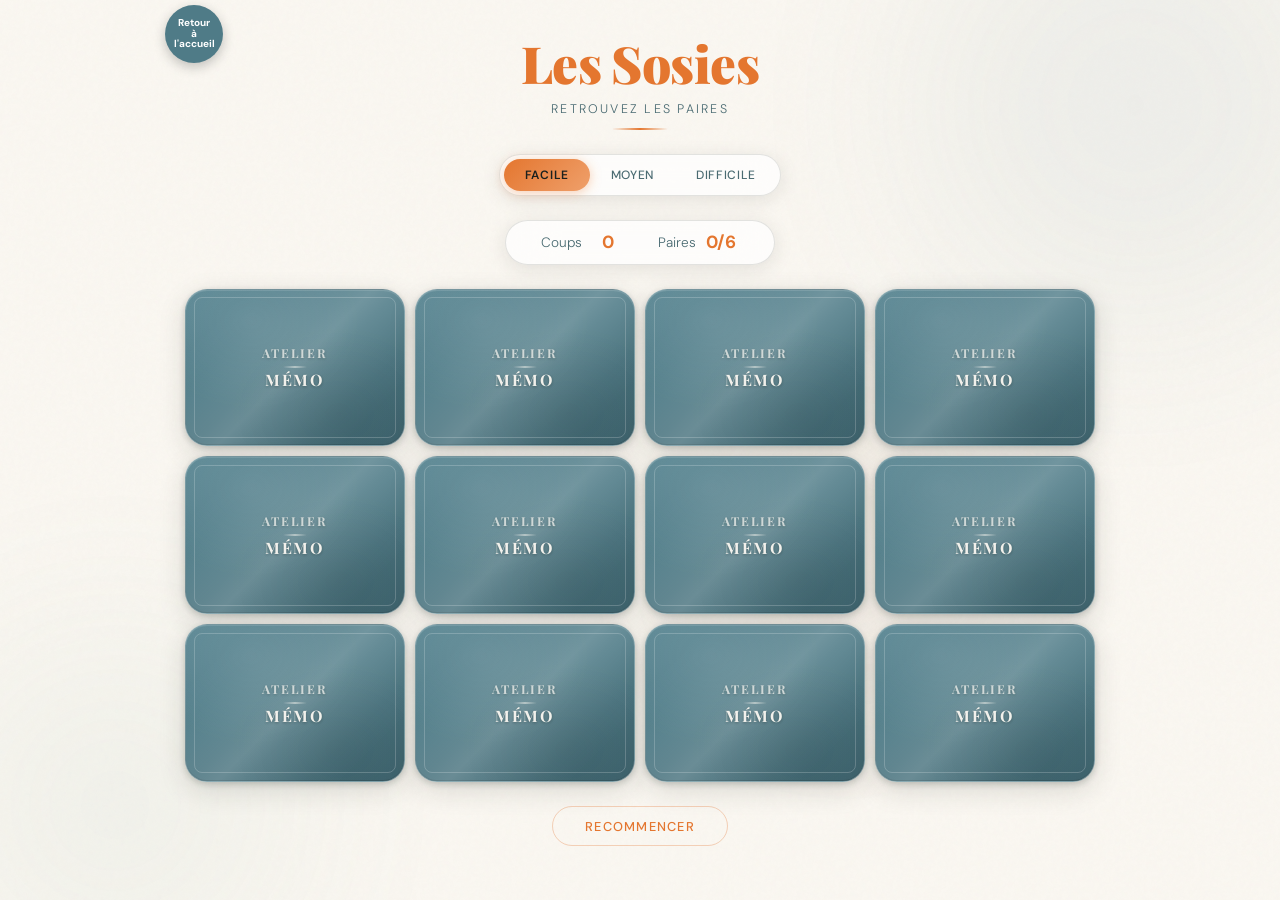
<file: jeux/memory/index.html>
<!DOCTYPE html>
<html lang="fr">
<head>
    <meta charset="UTF-8">
    <meta name="viewport" content="width=device-width, initial-scale=1.0">
    <title>Les Sosies</title>
    <link href="../../polices/4463a6e3.css" rel="stylesheet">
    <style>
        :root {
            --bg: #FAF7F1;
            --fg: #1B211E;
            --muted: #4A6B72;
            --accent: #E4762F;
            --accent-light: #EFA06B;
            --slate: #4F7B87;
            --sage: #74A395;
            --border: rgba(27,33,30,0.12);
        }

        *, *::before, *::after {
            margin: 0;
            padding: 0;
            box-sizing: border-box;
        }
.back-link {
    position: absolute;
    top: 5px;
    left: 5px;
    z-index: 10;
    display: inline-flex;
    flex-direction: column;
    align-items: center;
    justify-content: center;
    width: 58px;
    height: 58px;
    background: var(--slate);
    color: white;
    text-decoration: none;
    border-radius: 50%;
    font-size: 10px;
    font-weight: 700;
    line-height: 1.05;
    text-align: center;
    box-shadow: 0 4px 12px rgba(27,33,30,0.25);
    transition: transform .15s ease, filter .15s ease;
  }

  .back-link:hover { filter: brightness(1.08); }
  .back-link:active { transform: scale(.95); }

        body {
            min-height: 100vh;
            background: var(--bg);
            color: var(--fg);
            font-family: 'DM Sans', sans-serif;
            display: flex;
            flex-direction: column;
            align-items: center;
            overflow-x: hidden;
            position: relative;
        }

        /* ===== Fond atmosphérique ===== */
        .bg-layer {
            position: fixed;
            inset: 0;
            z-index: 0;
            overflow: hidden;
            pointer-events: none;
        }

        .bg-orb {
            position: absolute;
            border-radius: 50%;
            filter: blur(100px);
            opacity: 0.07;
            animation: orbFloat 22s ease-in-out infinite;
        }

        .bg-orb:nth-child(1) {
            width: 450px; height: 450px;
            background: var(--slate);
            top: -120px; right: -80px;
        }

        .bg-orb:nth-child(2) {
            width: 350px; height: 350px;
            background: var(--sage);
            bottom: -80px; left: -60px;
            animation-delay: -8s;
        }

        .bg-orb:nth-child(3) {
            width: 280px; height: 280px;
            background: var(--accent-light);
            top: 45%; left: 55%;
            animation-delay: -15s;
            opacity: 0.05;
        }

        @keyframes orbFloat {
            0%, 100% { transform: translate(0, 0) scale(1); }
            25%  { transform: translate(35px, -45px) scale(1.08); }
            50%  { transform: translate(-25px, 25px) scale(0.94); }
            75%  { transform: translate(40px, 35px) scale(1.05); }
        }

        .bg-layer::after {
            content: '';
            position: absolute;
            inset: 0;
            background-image: url("data:image/svg+xml,%3Csvg viewBox='0 0 200 200' xmlns='http://www.w3.org/2000/svg'%3E%3Cfilter id='n'%3E%3CfeTurbulence type='fractalNoise' baseFrequency='0.85' numOctaves='4' stitchTiles='stitch'/%3E%3C/filter%3E%3Crect width='100%25' height='100%25' filter='url(%23n)' opacity='0.04'/%3E%3C/svg%3E");
            opacity: 0.6;
        }

        /* ===== Conteneur principal ===== */
        .container {
            position: relative;
            z-index: 1;
            width: 100%;
            max-width: 960px;
            padding: 2.2rem 1.5rem 3rem;
            display: flex;
            flex-direction: column;
            align-items: center;
            gap: 1.5rem;
        }

        /* ===== En-tête ===== */
        .header { text-align: center; }

        .header h1 {
            font-family: 'Playfair Display', serif;
            font-weight: 900;
            font-size: 3.2rem;
            letter-spacing: -0.01em;
            line-height: 1.1;
            color: var(--fg);
        }

        .header h1 .gold { color: var(--accent); }

        .header .tagline {
            font-size: 0.78rem;
            color: var(--muted);
            font-weight: 300;
            letter-spacing: 0.18em;
            text-transform: uppercase;
            margin-top: 0.6rem;
        }

        .header .rule {
            width: 56px;
            height: 1.5px;
            background: linear-gradient(90deg, transparent, var(--accent), transparent);
            margin: 0.7rem auto 0;
            border-radius: 1px;
        }

        /* ===== Sélecteur de difficulté ===== */
        .difficulty-selector {
            display: flex;
            gap: 0;
            padding: 4px;
            background: rgba(255, 255, 255, 0.7);
            backdrop-filter: blur(20px);
            -webkit-backdrop-filter: blur(20px);
            border: 1px solid var(--border);
            border-radius: 100px;
            box-shadow: 0 4px 20px rgba(27,33,30,0.10);
        }

        .diff-btn {
            font-family: 'DM Sans', sans-serif;
            font-size: 0.75rem;
            font-weight: 500;
            letter-spacing: 0.06em;
            text-transform: uppercase;
            color: var(--muted);
            background: transparent;
            border: none;
            padding: 0.5rem 1.3rem;
            border-radius: 100px;
            cursor: pointer;
            transition: all 0.35s cubic-bezier(0.22, 1, 0.36, 1);
            white-space: nowrap;
        }

        .diff-btn:hover { color: var(--fg); }

        .diff-btn.active {
            color: var(--fg);
            background: linear-gradient(135deg, var(--accent), var(--accent-light));
            box-shadow: 0 2px 12px rgba(228,118,47,0.35);
            font-weight: 600;
        }

        .diff-btn:focus-visible {
            outline: 2px solid var(--accent);
            outline-offset: 2px;
        }

        /* ===== Barre de stats ===== */
        .stats-bar {
            display: flex;
            gap: 2rem;
            padding: 0.65rem 2.2rem;
            background: rgba(255, 255, 255, 0.7);
            backdrop-filter: blur(24px);
            -webkit-backdrop-filter: blur(24px);
            border: 1px solid var(--border);
            border-radius: 100px;
            box-shadow: 0 4px 20px rgba(27,33,30,0.10);
        }

        .stat {
            display: flex;
            align-items: center;
            gap: 0.45rem;
            font-size: 0.85rem;
        }

        .stat-label {
            color: var(--muted);
            font-weight: 300;
        }

        .stat-value {
            color: var(--accent);
            font-weight: 700;
            font-size: 1.1rem;
            min-width: 3ch;
            text-align: center;
            font-variant-numeric: tabular-nums;
        }

        /* ===== Grille de cartes ===== */
        /* La largeur (--card-w) et la hauteur (--card-h) des cartes sont
           calculées séparément en JS : les cartes sont rectangulaires afin
           de remplir tout l'espace disponible, horizontalement ET
           verticalement, quel que soit le niveau de difficulté. */
        .grid {
            display: grid;
            gap: 10px;
            perspective: 1000px;
        }

        .grid.cols-4 {
            grid-template-columns: repeat(4, var(--card-w, 80px));
            grid-template-rows: repeat(3, var(--card-h, 80px));
        }
        .grid.cols-5 {
            grid-template-columns: repeat(5, var(--card-w, 80px));
            grid-template-rows: repeat(4, var(--card-h, 80px));
        }
        .grid.cols-6 {
            grid-template-columns: repeat(6, var(--card-w, 80px));
            grid-template-rows: repeat(5, var(--card-h, 80px));
        }

        /* ===== Carte individuelle ===== */
        .card {
            cursor: pointer;
            position: relative;
            opacity: 0;
            animation: cardEnter 0.4s cubic-bezier(0.22, 1, 0.36, 1) forwards;
            outline: none;
        }

        @keyframes cardEnter {
            from { opacity: 0; transform: translateY(20px) scale(0.88); }
            to   { opacity: 1; transform: translateY(0) scale(1); }
        }

        .card-inner {
            width: 100%;
            height: 100%;
            position: relative;
            transform-style: preserve-3d;
            transition: transform 0.55s cubic-bezier(0.4, 0, 0.2, 1);
        }

        .card.flipped .card-inner,
        .card.matched .card-inner {
            transform: rotateY(180deg);
        }

        .card-face {
            position: absolute;
            inset: 0;
            backface-visibility: hidden;
            -webkit-backface-visibility: hidden;
            border-radius: 12px;
            display: flex;
            align-items: center;
            justify-content: center;
            overflow: hidden;
        }

        /* ===== DOS DE CARTE — Bleu ardoise ===== */
        .card-back {
            background:
                radial-gradient(ellipse at 30% 20%, rgba(255,255,255,0.10) 0%, transparent 50%),
                radial-gradient(ellipse at 70% 80%, rgba(27,33,30,0.08) 0%, transparent 50%),
                linear-gradient(155deg, #5C8894 0%, #4F7B87 45%, #3E636D 100%);
            border: 1px solid rgba(255,255,255,0.25);
            box-shadow:
                0 2px 6px rgba(27,33,30,0.20),
                0 8px 28px rgba(27,33,30,0.14),
                inset 0 1px 0 rgba(255,255,255,0.12),
                inset 0 -1px 0 rgba(0,0,0,0.12);
            transition: border-color 0.3s ease, box-shadow 0.3s ease;
        }

        .card-back::before {
            content: '';
            position: absolute;
            top: -70%; left: -70%;
            width: 240%; height: 240%;
            background: linear-gradient(
                135deg,
                transparent 36%,
                rgba(255,255,255,0.03) 40%,
                rgba(255,255,255,0.12) 47%,
                rgba(255,255,255,0.18) 50%,
                rgba(255,255,255,0.12) 53%,
                rgba(255,255,255,0.03) 60%,
                transparent 64%
            );
            pointer-events: none;
            transition: transform 0.5s cubic-bezier(0.22, 1, 0.36, 1);
        }

        .card:not(.flipped):not(.matched):hover .card-back::before {
            transform: translate(6%, 6%);
        }

        .card:not(.flipped):not(.matched):hover .card-back {
            border-color: rgba(255,255,255,0.45);
            box-shadow:
                0 2px 6px rgba(27,33,30,0.20),
                0 8px 28px rgba(27,33,30,0.14),
                0 0 18px rgba(79,123,135,0.25),
                inset 0 1px 0 rgba(255,255,255,0.12),
                inset 0 -1px 0 rgba(0,0,0,0.12);
        }

        .card-back::after {
            content: '';
            position: absolute;
            inset: 6px;
            border: 1px solid rgba(255,255,255,0.20);
            border-radius: 8px;
            pointer-events: none;
        }

        /* ===== Texte "Atelier Mémo" au dos ===== */
        .card-back-text {
            position: relative;
            z-index: 1;
            text-align: center;
            line-height: 1.35;
            pointer-events: none;
        }

        .card-back-text .line1,
        .card-back-text .line2 {
            display: block;
            font-family: 'Playfair Display', serif;
            font-weight: 700;
            color: #FAF7F1;
            text-shadow: 0 1px 3px rgba(27,33,30,0.35);
        }

        .card-back-text .line1 {
            font-size: 0.62rem;
            letter-spacing: 0.14em;
            text-transform: uppercase;
            opacity: 0.7;
        }

        .card-back-text .line2 {
            font-size: 0.8rem;
            letter-spacing: 0.1em;
            text-transform: uppercase;
            opacity: 0.95;
            margin-top: 1px;
        }

        .card-back-text .ornament {
            display: block;
            width: 16px;
            height: 2px;
            margin: 4px auto 0;
            position: relative;
        }

        .card-back-text .ornament::before {
            content: '';
            position: absolute;
            inset: 0;
            background: linear-gradient(90deg, transparent, #FAF7F1, transparent);
            opacity: 0.5;
            border-radius: 1px;
        }

        /* Tailles du dos de carte proportionnelles à la plus petite
           dimension de la carte (largeur ou hauteur), calculée dynamiquement
           en JS : plus besoin de paliers fixes par nombre de colonnes. */
        .card-back-text .line1 { font-size: calc(min(var(--card-w, 80px), var(--card-h, 80px)) * 0.078); }
        .card-back-text .line2 { font-size: calc(min(var(--card-w, 80px), var(--card-h, 80px)) * 0.10); }
        .card-back-text .ornament { width: calc(min(var(--card-w, 80px), var(--card-h, 80px)) * 0.15); }
        .card-back::after { inset: calc(min(var(--card-w, 80px), var(--card-h, 80px)) * 0.05); }
        .card-face { border-radius: calc(min(var(--card-w, 80px), var(--card-h, 80px)) * 0.14); }

        /* ===== FACE DE CARTE — Blanc cassé ===== */
        .card-front {
            background:
                radial-gradient(ellipse at 50% 40%, rgba(79,123,135,0.05) 0%, transparent 60%),
                linear-gradient(155deg, #FFFFFF 0%, #FAF7F1 60%, #F3EEE4 100%);
            border: 1px solid rgba(79,123,135,0.25);
            transform: rotateY(180deg);
            box-shadow:
                0 2px 6px rgba(27,33,30,0.15),
                0 8px 28px rgba(27,33,30,0.10),
                inset 0 1px 0 rgba(255,255,255,0.6);
        }

        .card-front .emoji {
            font-size: calc(min(var(--card-w, 80px), var(--card-h, 80px)) * 0.5);
            line-height: 1;
            filter: drop-shadow(0 3px 6px rgba(27,33,30,0.25));
            transition: transform 0.3s ease;
        }

        /* ===== État : paire trouvée ===== */
        .card.matched .card-front {
            border-color: rgba(228,118,47,0.55);
            box-shadow:
                0 2px 6px rgba(27,33,30,0.15),
                0 0 24px rgba(228,118,47,0.16),
                0 0 48px rgba(228,118,47,0.08),
                inset 0 1px 0 rgba(255,255,255,0.6);
        }

        .card.matched .card-front .emoji {
            transform: scale(1.05);
        }

        .card.match-anim .card-inner {
            animation: matchBounce 0.55s cubic-bezier(0.34, 1.56, 0.64, 1);
        }

        @keyframes matchBounce {
            0%   { transform: rotateY(180deg) scale(1); }
            40%  { transform: rotateY(180deg) scale(1.12); }
            100% { transform: rotateY(180deg) scale(1); }
        }

        /* ===== État : erreur ===== */
        .card.shake .card-inner {
            animation: cardShake 0.45s ease;
        }

        @keyframes cardShake {
            0%, 100% { transform: rotateY(180deg) translateX(0); }
            20%  { transform: rotateY(180deg) translateX(-7px); }
            40%  { transform: rotateY(180deg) translateX(6px); }
            60%  { transform: rotateY(180deg) translateX(-5px); }
            80%  { transform: rotateY(180deg) translateX(4px); }
        }

        /* ===== Hover ===== */
        .card:not(.flipped):not(.matched):hover .card-inner {
            transform: rotateY(10deg) translateY(-3px);
        }

        .card:not(.flipped):not(.matched):active .card-inner {
            transform: scale(0.96);
            transition-duration: 0.1s;
        }

        .card:focus-visible .card-back {
            outline: 2px solid var(--accent);
            outline-offset: 3px;
        }

        /* ===== Particules dorées ===== */
        .sparkle {
            position: fixed;
            width: 5px;
            height: 5px;
            border-radius: 50%;
            background: var(--accent-light);
            pointer-events: none;
            z-index: 50;
            animation: sparkFly 0.65s cubic-bezier(0.22, 1, 0.36, 1) forwards;
        }

        .sparkle.gold {
            background: var(--accent);
            width: 4px;
            height: 4px;
        }

        @keyframes sparkFly {
            0%   { transform: translate(0, 0) scale(1); opacity: 1; }
            100% { transform: translate(var(--dx), var(--dy)) scale(0); opacity: 0; }
        }

        /* ===== Bouton Recommencer ===== */
        .btn-restart {
            font-family: 'DM Sans', sans-serif;
            font-size: 0.8rem;
            font-weight: 500;
            letter-spacing: 0.1em;
            text-transform: uppercase;
            color: var(--accent);
            background: transparent;
            border: 1px solid rgba(228,118,47,0.30);
            padding: 0.65rem 2rem;
            border-radius: 100px;
            cursor: pointer;
            transition: all 0.3s ease;
            position: relative;
            overflow: hidden;
        }

        .btn-restart::before {
            content: '';
            position: absolute;
            inset: 0;
            background: linear-gradient(135deg, rgba(228,118,47,0.10), rgba(228,118,47,0.03));
            opacity: 0;
            transition: opacity 0.3s ease;
        }

        .btn-restart:hover {
            border-color: rgba(228,118,47,0.55);
            box-shadow: 0 0 22px rgba(228,118,47,0.12);
        }

        .btn-restart:hover::before { opacity: 1; }
        .btn-restart:active { transform: scale(0.96); }

        .btn-restart:focus-visible {
            outline: 2px solid var(--accent);
            outline-offset: 3px;
        }

        /* ===== Overlay de victoire ===== */
        .win-overlay {
            position: fixed;
            inset: 0;
            z-index: 100;
            display: flex;
            align-items: center;
            justify-content: center;
            background: rgba(27, 33, 30, 0.45);
            backdrop-filter: blur(14px);
            -webkit-backdrop-filter: blur(14px);
            opacity: 0;
            visibility: hidden;
            transition: opacity 0.4s ease, visibility 0.4s ease;
        }

        .win-overlay.active {
            opacity: 1;
            visibility: visible;
        }

        .win-panel {
            background:
                radial-gradient(ellipse at 50% 0%, rgba(228,118,47,0.06) 0%, transparent 60%),
                linear-gradient(160deg, #FFFFFF 0%, #FAF7F1 100%);
            border: 1px solid rgba(79,123,135,0.22);
            border-radius: 28px;
            padding: 3rem 2.5rem 2.5rem;
            text-align: center;
            max-width: 380px;
            width: 90%;
            box-shadow:
                0 24px 80px rgba(27,33,30,0.20),
                0 0 50px rgba(228,118,47,0.08);
            transform: translateY(30px) scale(0.95);
            transition: transform 0.5s cubic-bezier(0.22, 1, 0.36, 1);
        }

        .win-overlay.active .win-panel {
            transform: translateY(0) scale(1);
        }

        .win-panel .trophy {
            font-size: 2.8rem;
            margin-bottom: 0.8rem;
            display: block;
            filter: drop-shadow(0 4px 8px rgba(27,33,30,0.20));
        }

        .win-panel h2 {
            font-family: 'Playfair Display', serif;
            font-weight: 900;
            font-size: 2.2rem;
            color: var(--accent);
            margin-bottom: 0.35rem;
        }

        .win-panel .win-sub {
            color: var(--muted);
            font-size: 0.9rem;
            font-weight: 300;
            margin-bottom: 2rem;
        }

        .win-stats {
            display: flex;
            justify-content: center;
            gap: 2.5rem;
            margin-bottom: 2rem;
        }

        .win-stat-val {
            font-family: 'Playfair Display', serif;
            font-size: 2.2rem;
            font-weight: 700;
            color: var(--fg);
            line-height: 1;
        }

        .win-stat-lbl {
            font-size: 0.7rem;
            color: var(--muted);
            text-transform: uppercase;
            letter-spacing: 0.12em;
            margin-top: 0.4rem;
        }

        .btn-again {
            font-family: 'DM Sans', sans-serif;
            font-size: 0.88rem;
            font-weight: 600;
            letter-spacing: 0.08em;
            text-transform: uppercase;
            color: var(--fg);
            background: linear-gradient(135deg, var(--accent), var(--accent-light));
            border: none;
            padding: 0.85rem 2.6rem;
            border-radius: 100px;
            cursor: pointer;
            transition: all 0.3s ease;
            box-shadow: 0 4px 18px rgba(228,118,47,0.30);
        }

        .btn-again:hover {
            transform: translateY(-2px);
            box-shadow: 0 8px 30px rgba(228,118,47,0.40);
        }

        .btn-again:active { transform: translateY(0); }

        .btn-again:focus-visible {
            outline: 2px solid var(--fg);
            outline-offset: 3px;
        }

        /* ===== Responsive ===== */
        @media (max-width: 580px) {
            .container {
                padding: 1.5rem 1rem 2.5rem;
                gap: 1.2rem;
            }
            .header h1 { font-size: 2.4rem; }
            .grid { gap: 7px; }
            .stats-bar { padding: 0.5rem 1.2rem; gap: 1.2rem; }
            .stat { font-size: 0.8rem; }
            .stat-value { font-size: 1rem; min-width: 3.5ch; }
            .diff-btn { font-size: 0.65rem; padding: 0.4rem 0.9rem; }
        }

        @media (max-width: 400px) {
            .grid { gap: 5px; }
        }

        @media (prefers-reduced-motion: reduce) {
            .card-inner { transition: none; }
            .bg-orb { animation: none; }
            .card.match-anim .card-inner { animation: none; }
            .card.shake .card-inner { animation: none; }
            .sparkle { animation: none; display: none; }
            .card { animation: none; opacity: 1; }
            .win-panel { transition: none; }
        }
    </style>
<script src="../../hors-connexion.js"></script>
</head>
<body>

    <div class="bg-layer" aria-hidden="true">
        <div class="bg-orb"></div>
        <div class="bg-orb"></div>
        <div class="bg-orb"></div>
    </div>

    <main class="container">
        <header class="header">
            <a class="back-link" href="../../">Retour<br>à<br>l'accueil</a>
            <h1><span class="gold">Les Sosies</span></h1>
            <p class="tagline">Retrouvez les paires</p>
            <div class="rule" aria-hidden="true"></div>
        </header>

        <nav class="difficulty-selector" role="tablist" aria-label="Niveau de difficulté">
            <button class="diff-btn active" role="tab" data-level="easy" aria-selected="true">Facile</button>
            <button class="diff-btn" role="tab" data-level="medium" aria-selected="false">Moyen</button>
            <button class="diff-btn" role="tab" data-level="hard" aria-selected="false">Difficile</button>
        </nav>

        <div class="stats-bar" role="status" aria-live="polite">
            <div class="stat">
                <span class="stat-label">Coups</span>
                <span class="stat-value" id="moves">0</span>
            </div>
            <div class="stat">
                <span class="stat-label">Paires</span>
                <span class="stat-value" id="pairs">0/6</span>
            </div>
        </div>

        <div class="grid cols-4" id="grid" role="group" aria-label="Plateau de jeu"></div>

        <button class="btn-restart" id="restartBtn" aria-label="Recommencer la partie">Recommencer</button>
    </main>

    <div class="win-overlay" id="winOverlay" role="dialog" aria-modal="true" aria-label="Victoire">
        <div class="win-panel">
            <span class="trophy" aria-hidden="true">🏆</span>
            <h2>Bravo !</h2>
            <p class="win-sub">Toutes les paires ont été retrouvées.</p>
            <div class="win-stats">
                <div>
                    <div class="win-stat-val" id="winMoves">0</div>
                    <div class="win-stat-lbl">Coups</div>
                </div>
                <div>
                    <div class="win-stat-val" id="winTime">0:00</div>
                    <div class="win-stat-lbl">Temps</div>
                </div>
            </div>
            <button class="btn-again" id="againBtn">Rejouer</button>
        </div>
    </div>

    <script>
        /* ===== 15 emojis uniques pour le niveau difficile ===== */
        const ALL_EMOJIS = [
            '🌸','🦋','🌙','⭐','🎵',
            '🍀','🌺','🔮','🍬','🐚',
            '🦊','🌊','🌻','🍄','🪻'
        ];

        /* ===== Configuration des 3 niveaux ===== */
        const LEVELS = {
            easy:   { pairs: 6,  cols: 4 },
            medium: { pairs: 10, cols: 5 },
            hard:   { pairs: 15, cols: 6 }
        };

        /* ===== État du jeu ===== */
        let currentLevel = 'easy';
        let cards = [];
        let flipped = [];
        let matched = 0;
        let totalPairs = 6;
        let moves = 0;
        let locked = false;
        let timer = null;
        let startTime = null;
        let elapsed = 0;

        /* ===== Références DOM ===== */
        const gridEl      = document.getElementById('grid');
        const movesEl     = document.getElementById('moves');
        const pairsEl     = document.getElementById('pairs');
        const winOverlay  = document.getElementById('winOverlay');
        const winMovesEl  = document.getElementById('winMoves');
        const winTimeEl   = document.getElementById('winTime');
        const diffBtns    = document.querySelectorAll('.diff-btn');

        /* ===== Sélecteur de difficulté ===== */
        diffBtns.forEach(btn => {
            btn.addEventListener('click', () => {
                const level = btn.dataset.level;
                if (level === currentLevel) return;

                diffBtns.forEach(b => {
                    b.classList.remove('active');
                    b.setAttribute('aria-selected', 'false');
                });
                btn.classList.add('active');
                btn.setAttribute('aria-selected', 'true');

                currentLevel = level;
                init();
            });
        });

        /* ===== Ajustement dynamique de la taille des cartes =====
           Calcule largeur et hauteur des cartes séparément (cartes
           rectangulaires) afin de remplir tout l'espace disponible, à la
           fois horizontalement et verticalement, quel que soit le niveau
           de difficulté ou la taille de l'écran. */
        function fitGrid() {
            const config = LEVELS[currentLevel];
            const cols = config.cols;
            const rows = (config.pairs * 2) / cols;

            const gridGap = parseFloat(getComputedStyle(gridEl).gap) || 0;
            const containerEl = document.querySelector('.container');
            const containerStyle = getComputedStyle(containerEl);
            const containerGap = parseFloat(containerStyle.gap) || 0;

            // Largeur disponible : le conteneur, hors marges internes
            const availableWidth = containerEl.clientWidth
                - parseFloat(containerStyle.paddingLeft)
                - parseFloat(containerStyle.paddingRight);

            // Hauteur disponible : la fenêtre, moins tout ce qui entoure la
            // grille (en-tête, sélecteur de niveau, barre de stats, bouton).
            const header   = document.querySelector('.header');
            const selector = document.querySelector('.difficulty-selector');
            const restartBtn = document.getElementById('restartBtn');
            const usedHeight = header.offsetHeight
                + selector.offsetHeight
                + document.querySelector('.stats-bar').offsetHeight
                + restartBtn.offsetHeight
                + containerGap * 4
                + parseFloat(containerStyle.paddingTop)
                + parseFloat(containerStyle.paddingBottom)
                + 12; // petite marge de sécurité

            const availableHeight = window.innerHeight - usedHeight;

            let cardW = (availableWidth  - gridGap * (cols - 1)) / cols;
            let cardH = (availableHeight - gridGap * (rows - 1)) / rows;

            cardW = Math.max(56, Math.min(cardW, 220));
            cardH = Math.max(56, Math.min(cardH, 260));

            // Empêche des cartes trop étirées dans un sens ou dans l'autre
            const maxRatio = 1.55;
            if (cardH > cardW * maxRatio) cardH = cardW * maxRatio;
            if (cardW > cardH * maxRatio) cardW = cardH * maxRatio;

            gridEl.style.setProperty('--card-w', cardW + 'px');
            gridEl.style.setProperty('--card-h', cardH + 'px');
        }

        /* ===== Initialisation ===== */
        function init() {
            const config = LEVELS[currentLevel];
            totalPairs = config.pairs;
            flipped  = [];
            matched  = 0;
            moves    = 0;
            locked   = false;
            elapsed  = 0;
            startTime = null;
            clearInterval(timer);

            movesEl.textContent = '0';
            pairsEl.textContent = '0/' + totalPairs;
            winOverlay.classList.remove('active');

            gridEl.className = 'grid cols-' + config.cols;
            fitGrid();

            const selected = ALL_EMOJIS.slice(0, config.pairs);
            cards = [...selected, ...selected];
            shuffle(cards);

            gridEl.innerHTML = '';

            cards.forEach((emoji, i) => {
                const card = document.createElement('div');
                card.className = 'card';
                card.style.animationDelay = (i * 0.03) + 's';
                card.dataset.emoji = emoji;
                card.setAttribute('role', 'button');
                card.setAttribute('tabindex', '0');
                card.setAttribute('aria-label', 'Carte face cachée');

                card.innerHTML = `
                    <div class="card-inner">
                        <div class="card-face card-back">
                            <span class="card-back-text">
                                <span class="line1">Atelier</span>
                                <span class="ornament" aria-hidden="true"></span>
                                <span class="line2">Mémo</span>
                            </span>
                        </div>
                        <div class="card-face card-front">
                            <span class="emoji" aria-hidden="true">${emoji}</span>
                        </div>
                    </div>
                `;

                card.addEventListener('click', () => flipCard(card));
                card.addEventListener('keydown', (e) => {
                    if (e.key === 'Enter' || e.key === ' ') {
                        e.preventDefault();
                        flipCard(card);
                    }
                });

                gridEl.appendChild(card);
            });
        }

        /* ===== Mélange Fisher-Yates ===== */
        function shuffle(arr) {
            for (let i = arr.length - 1; i > 0; i--) {
                const j = Math.floor(Math.random() * (i + 1));
                [arr[i], arr[j]] = [arr[j], arr[i]];
            }
        }

        /* ===== Chronomètre ===== */
        function startTimer() {
            if (startTime) return;
            startTime = Date.now();
            timer = setInterval(() => {
                elapsed = Math.floor((Date.now() - startTime) / 1000);
            }, 500);
        }

        function formatTime(sec) {
            const m = Math.floor(sec / 60);
            const s = sec % 60;
            return m + ':' + String(s).padStart(2, '0');
        }

        /* ===== Retourner une carte ===== */
        function flipCard(card) {
            if (locked) return;
            if (card.classList.contains('flipped')) return;
            if (card.classList.contains('matched')) return;
            if (flipped.length >= 2) return;

            startTimer();

            card.classList.add('flipped');
            card.setAttribute('aria-label', 'Carte ' + card.dataset.emoji);
            flipped.push(card);

            if (flipped.length === 2) {
                moves++;
                movesEl.textContent = moves;
                checkMatch();
            }
        }

        /* ===== Vérifier la paire ===== */
        function checkMatch() {
            const [a, b] = flipped;

            if (a.dataset.emoji === b.dataset.emoji) {
                matched++;
                pairsEl.textContent = matched + '/' + totalPairs;

                setTimeout(() => {
                    a.classList.add('matched', 'match-anim');
                    b.classList.add('matched', 'match-anim');
                    spawnSparkles(a);
                    spawnSparkles(b);
                    flipped = [];

                    if (matched === totalPairs) {
                        clearInterval(timer);
                        setTimeout(showWin, 700);
                    }
                }, 350);
            } else {
                locked = true;

                setTimeout(() => {
                    a.classList.add('shake');
                    b.classList.add('shake');
                }, 450);

                setTimeout(() => {
                    a.classList.remove('flipped', 'shake');
                    b.classList.remove('flipped', 'shake');
                    a.setAttribute('aria-label', 'Carte face cachée');
                    b.setAttribute('aria-label', 'Carte face cachée');
                    flipped = [];
                    locked = false;
                }, 950);
            }
        }

        /* ===== Particules dorées ===== */
        function spawnSparkles(el) {
            const rect = el.getBoundingClientRect();
            const cx = rect.left + rect.width / 2;
            const cy = rect.top + rect.height / 2;
            const count = 10;

            for (let i = 0; i < count; i++) {
                const spark = document.createElement('div');
                spark.className = 'sparkle' + (i % 3 === 0 ? ' gold' : '');
                spark.style.left = cx + 'px';
                spark.style.top = cy + 'px';

                const angle = (Math.PI * 2 / count) * i + (Math.random() - 0.5) * 0.5;
                const dist = 25 + Math.random() * 30;
                spark.style.setProperty('--dx', Math.cos(angle) * dist + 'px');
                spark.style.setProperty('--dy', Math.sin(angle) * dist + 'px');

                document.body.appendChild(spark);
                spark.addEventListener('animationend', () => spark.remove());
            }
        }

        /* ===== Écran de victoire ===== */
        function showWin() {
            winMovesEl.textContent = moves;
            winTimeEl.textContent = formatTime(elapsed);
            winOverlay.classList.add('active');
        }

        /* ===== Écouteurs ===== */
        document.getElementById('restartBtn').addEventListener('click', init);
        document.getElementById('againBtn').addEventListener('click', init);

        document.addEventListener('keydown', (e) => {
            if (e.key === 'Escape' && winOverlay.classList.contains('active')) {
                init();
            }
        });

        /* ===== Réajustement au redimensionnement / changement d'orientation ===== */
        let resizeTimeout = null;
        window.addEventListener('resize', () => {
            clearTimeout(resizeTimeout);
            resizeTimeout = setTimeout(fitGrid, 150);
        });
        window.addEventListener('orientationchange', fitGrid);

        /* ===== Démarrage ===== */
        init();
    </script>
</body>
</html>
</file>
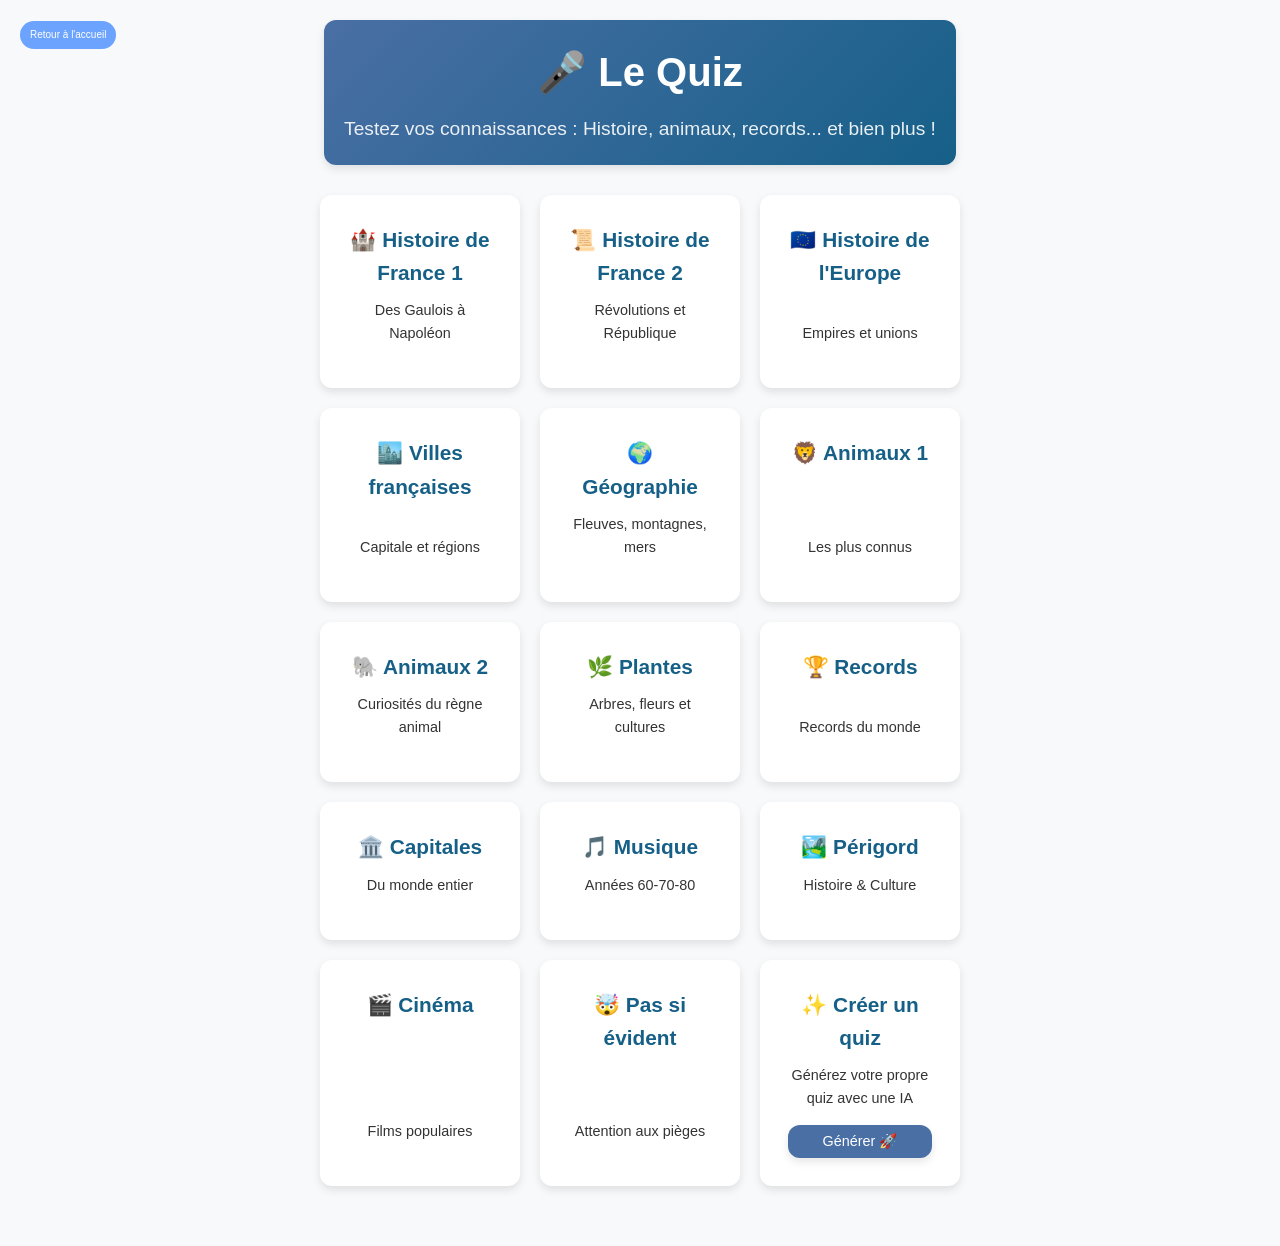
<file: jeux/quiz/index.html>
<!DOCTYPE html>
<html lang="fr">
<head>
    <meta charset="UTF-8">
    <meta name="viewport" content="width=device-width, initial-scale=1.0">
    <title>Le Quiz</title>
    <style>
        :root {
            --primary-color: #4a6fa5;
            --secondary-color: #166088;
            --accent-color: #4fc3f7;
            --background-color: #f8f9fa;
            --text-color: #333;
            --light-text: #ffffff;
            --success-color: #4caf50;
            --error-color: #f44336;
            --border-radius: 12px;
            --box-shadow: 0 4px 8px rgba(0, 0, 0, 0.1);
        }
        * {
            margin: 0;
            padding: 0;
            box-sizing: border-box;
            font-family: 'Segoe UI', Tahoma, Geneva, Verdana, sans-serif;
        }
        body {
            background-color: var(--background-color);
            color: var(--text-color);
            line-height: 1.6;
            min-height: 100vh;
            display: flex;
            flex-direction: column;
            align-items: center;
            padding: 20px;
        }
        .container {
            max-width: 800px;
            width: 100%;
            margin: 0 auto;
        }
        header {
            text-align: center;
            margin-bottom: 30px;
            padding: 20px;
            background: linear-gradient(135deg, var(--primary-color), var(--secondary-color));
            color: var(--light-text);
            border-radius: var(--border-radius);
            box-shadow: var(--box-shadow);
        }
        h1 {
            font-size: 2.5rem;
            margin-bottom: 10px;
        }
        .subtitle {
            font-size: 1.2rem;
            opacity: 0.9;
        }
        .theme-selector {
            display: flex;
            justify-content: center;
            gap: 20px;
            margin-bottom: 40px;
            flex-wrap: wrap;
        }
        .theme-card {
            background: var(--light-text);
            border-radius: var(--border-radius);
            padding: 25px;
            width: 200px;
            text-align: center;
            cursor: pointer;
            transition: all 0.3s ease;
            box-shadow: var(--box-shadow);
            border: 3px solid transparent;
            display: flex;
            flex-direction: column;
            justify-content: space-between;
        }
        .theme-card:hover {
            transform: translateY(-5px);
            box-shadow: 0 6px 12px rgba(0, 0, 0, 0.15);
        }
        .theme-card.selected {
            border-color: var(--accent-color);
            background: #f0f8ff;
        }
        .theme-card h3 {
            color: var(--secondary-color);
            margin-bottom: 10px;
            font-size: 1.3rem;
        }
        .theme-card p {
            color: var(--text-color);
            font-size: 0.9rem;
            margin-bottom: 15px;
        }
        .card-action-btn {
            background: var(--primary-color);
            color: var(--light-text);
            border: none;
            border-radius: var(--border-radius);
            padding: 8px 12px;
            font-size: 0.9rem;
            cursor: pointer;
            transition: all 0.2s ease;
            margin-top: auto;
        }
        .card-action-btn:hover {
            background: var(--secondary-color);
        }
        /* Modal pour la saisie du thème personnalisé */
        .modal-overlay {
            display: none;
            position: fixed;
            top: 0;
            left: 0;
            width: 100%;
            height: 100%;
            background: rgba(0,0,0,0.5);
            justify-content: center;
            align-items: center;
            z-index: 1000;
        }
        .modal-content {
            background: var(--light-text);
            padding: 30px;
            border-radius: var(--border-radius);
            box-shadow: var(--box-shadow);
            width: 90%;
            max-width: 400px;
            text-align: center;
        }
        .modal-content h3 {
            margin-bottom: 15px;
            color: var(--secondary-color);
        }
        .modal-content input {
            width: 100%;
            padding: 10px;
            margin-bottom: 20px;
            border: 2px solid var(--primary-color);
            border-radius: var(--border-radius);
            font-size: 1rem;
        }
        .modal-buttons {
            display: flex;
            justify-content: space-between;
            gap: 10px;
        }
        .quiz-container {
            background: var(--light-text);
            border-radius: var(--border-radius);
            padding: 30px;
            box-shadow: var(--box-shadow);
            margin-bottom: 20px;
        }
        .question-container {
            margin-bottom: 30px;
        }
        .question {
            font-size: 1.4rem;
            font-weight: bold;
            margin-bottom: 20px;
            color: var(--secondary-color);
            text-align: center;
            line-height: 1.5;
        }
        .options {
            display: grid;
            grid-template-columns: repeat(auto-fit, minmax(250px, 1fr));
            gap: 15px;
            margin-top: 20px;
        }
        .option {
            background: var(--background-color);
            border: 2px solid var(--primary-color);
            border-radius: var(--border-radius);
            padding: 15px;
            cursor: pointer;
            transition: all 0.2s ease;
            text-align: center;
            font-size: 1.1rem;
        }
        .option:hover {
            background: #e3f2fd;
            border-color: var(--secondary-color);
        }
        .option.selected {
            background: var(--accent-color);
            color: var(--light-text);
            border-color: var(--accent-color);
        }
        .option.correct {
            background: var(--success-color);
            color: var(--light-text);
            border-color: var(--success-color);
        }
        .option.incorrect {
            background: var(--error-color);
            color: var(--light-text);
            border-color: var(--error-color);
        }
        .feedback {
            margin-top: 20px;
            padding: 15px;
            border-radius: var(--border-radius);
            text-align: center;
            font-size: 1.2rem;
            font-weight: bold;
            display: none;
        }
        .feedback.correct {
            background: rgba(76, 175, 80, 0.2);
            color: var(--success-color);
            display: block;
        }
        .feedback.incorrect {
            background: rgba(244, 67, 54, 0.2);
            color: var(--error-color);
            display: block;
        }
        .score-container {
            display: flex;
            justify-content: space-between;
            margin-bottom: 20px;
            font-size: 1.1rem;
        }
        .progress-bar {
            height: 10px;
            background: var(--background-color);
            border-radius: 5px;
            margin: 20px 0;
            overflow: hidden;
        }
        .progress {
            height: 100%;
            background: linear-gradient(90deg, var(--primary-color), var(--accent-color));
            border-radius: 5px;
            transition: width 0.3s ease;
        }
        .controls {
            display: flex;
            justify-content: center;
            gap: 20px;
            margin-top: 30px;
        }
        button {
            background: var(--primary-color);
            color: var(--light-text);
            border: none;
            border-radius: var(--border-radius);
            padding: 12px 25px;
            font-size: 1.1rem;
            cursor: pointer;
            transition: all 0.2s ease;
            box-shadow: var(--box-shadow);
        }
        button:hover {
            background: var(--secondary-color);
            transform: translateY(-2px);
        }
        button:disabled {
            background: #cccccc;
            cursor: not-allowed;
            transform: none;
        }
        .result-container {
            text-align: center;
            display: none;
        }
        .result-title {
            font-size: 2rem;
            margin-bottom: 20px;
            color: var(--secondary-color);
        }
        .result-score {
            font-size: 3rem;
            font-weight: bold;
            color: var(--primary-color);
            margin-bottom: 20px;
        }
        .result-feedback {
            font-size: 1.2rem;
            margin-bottom: 30px;
            color: var(--text-color);
        }
        .result-actions {
            display: flex;
            justify-content: center;
            gap: 20px;
        }
        .image-question {
            max-width: 100%;
            height: auto;
            border-radius: var(--border-radius);
            margin: 20px auto;
            display: block;
            box-shadow: var(--box-shadow);
        }
        .back-button {
            position: fixed;
            bottom: 20px;
            left: 20px;
            background: var(--secondary-color);
            padding: 10px 20px;
            border-radius: var(--border-radius);
            color: var(--light-text);
            text-decoration: none;
            font-size: 1rem;
            box-shadow: var(--box-shadow);
            transition: all 0.2s ease;
            z-index: 100;
        }
        .back-button:hover {
            background: var(--primary-color);
        }
        /* Modale d'information personnalisée */
        .custom-alert-overlay {
            display: none;
            position: fixed;
            top: 0;
            left: 0;
            width: 100%;
            height: 100%;
            background: rgba(0,0,0,0.5);
            justify-content: center;
            align-items: center;
            z-index: 2000;
        }
        .custom-alert-box {
            background: #3d2b1f;
            color: #f5e6d3;
            padding: 24px 28px;
            border-radius: 12px;
            max-width: 360px;
            width: 90%;
            box-shadow: 0 8px 32px rgba(0,0,0,0.4);
            font-family: system-ui, sans-serif;
        }
        .custom-alert-title {
            font-weight: 600;
            margin-bottom: 12px;
            font-size: 1.1rem;
        }
        .custom-alert-message {
            line-height: 1.5;
            margin-bottom: 20px;
        }
        .custom-alert-ok {
            background: none;
            border: none;
            color: #e8b88a;
            font-size: 1rem;
            cursor: pointer;
            padding: 4px 8px;
            float: right;
        }
        .custom-alert-ok:hover {
            color: #f5d4a8;
        }
        @media (max-width: 600px) {
            h1 {
                font-size: 2rem;
            }
            .theme-card {
                width: 150px;
                padding: 15px;
            }
            .theme-card h3 {
                font-size: 1.1rem;
            }
            .options {
                grid-template-columns: 1fr;
            }
            .question {
                font-size: 1.2rem;
            }
        }
    </style>
<script src="../../hors-connexion.js"></script>
</head>
<body>
    <div style="position: absolute; top: 20px; left: 20px">
      <a href="../../" style="display: inline-block; padding: 6px 10px; background-color: #6BA3FF; color: white; text-decoration: none; border-radius: 50px; font-family: Arial, sans-serif; font-size: 10px; font-weight: normal; text-align: center;">
        Retour à l'accueil
      </a>
    </div>
    <header>
        <h1>🎤 Le Quiz </h1>
        <p class="subtitle">Testez vos connaissances : Histoire, animaux, records... et bien plus !</p>
    </header>
    <div class="container">
        <div class="theme-selector" id="themeSelector">
            <div class="theme-card" onclick="selectTheme('histoire_france_1')">
                <h3>🏰 Histoire de France 1</h3>
                <p>Des Gaulois à Napoléon</p>
            </div>
            <div class="theme-card" onclick="selectTheme('histoire_france_2')">
                <h3>📜 Histoire de France 2</h3>
                <p>Révolutions et République</p>
            </div>
            <div class="theme-card" onclick="selectTheme('histoire_europe')">
                <h3>🇪🇺 Histoire de l'Europe</h3>
                <p>Empires et unions</p>
            </div>
            <div class="theme-card" onclick="selectTheme('villes_francaises')">
                <h3>🏙️ Villes françaises</h3>
                <p>Capitale et régions</p>
            </div>
            <div class="theme-card" onclick="selectTheme('geographie')">
                <h3>🌍 Géographie</h3>
                <p>Fleuves, montagnes, mers</p>
            </div>
            <div class="theme-card" onclick="selectTheme('animaux_1')">
                <h3>🦁 Animaux 1</h3>
                <p>Les plus connus</p>
            </div>
            <div class="theme-card" onclick="selectTheme('animaux_2')">
                <h3>🐘 Animaux 2</h3>
                <p>Curiosités du règne animal</p>
            </div>
            <div class="theme-card" onclick="selectTheme('plantes')">
                <h3>🌿 Plantes</h3>
                <p>Arbres, fleurs et cultures</p>
            </div>
            <div class="theme-card" onclick="selectTheme('records')">
                <h3>🏆 Records</h3>
                <p>Records du monde</p>
            </div>
            <div class="theme-card" onclick="selectTheme('capitales')">
                <h3>🏛️ Capitales</h3>
                <p>Du monde entier</p>
            </div>
            <div class="theme-card" onclick="selectTheme('musique')">
                <h3>🎵 Musique</h3>
                <p>Années 60-70-80</p>
            </div>
            <div class="theme-card" onclick="selectTheme('perigord')">
                <h3>🏞️ Périgord</h3>
                <p>Histoire & Culture</p>
            </div>
            <div class="theme-card" onclick="selectTheme('cinema')">
                <h3>🎬 Cinéma</h3>
                <p>Films populaires</p>
            </div>
            <div class="theme-card" onclick="selectTheme('pas_si_evident')">
                <h3>🤯 Pas si évident</h3>
                <p>Attention aux pièges</p>
            </div>
            <!-- Nouvelle carte Créer un quiz -->
            <div class="theme-card" onclick="ouvrirModalQuiz()">
                <h3>✨ Créer un quiz</h3>
                <p>Générez votre propre quiz avec une IA</p>
                <button class="card-action-btn">Générer 🚀</button>
            </div>
        </div>
        <div class="quiz-container" id="quizContainer" style="display: none;">
            <div class="score-container">
                <span>Question <span id="questionNumber">1</span>/<span id="totalQuestions">10</span></span>
                <span>Score: <span id="currentScore">0</span>/<span id="maxScore">10</span></span>
            </div>
            <div class="progress-bar">
                <div class="progress" id="progressBar" style="width: 0%"></div>
            </div>
            <div class="question-container">
                <h2 class="question" id="questionText"></h2>
                <div style="text-align: center; margin: 10px 0;">
                    <button id="hintButton" onclick="showHint()" style="background: #ff9800; display: none;">💡 Voir l'indice</button>
                    <div id="hintDisplay" style="display: none; margin-top: 10px; padding: 10px; background: #fff3e0; border-radius: 8px; font-style: italic;"></div>
                </div>
                <img class="image-question" id="questionImage" style="display: none;">
                <div class="options" id="optionsContainer"></div>
            </div>
            <div class="feedback" id="feedback"></div>
            <div class="controls">
                <button id="nextButton" onclick="nextQuestion()" disabled>Suivant →</button>
            </div>
        </div>
        <div class="result-container" id="resultContainer">
            <h2 class="result-title">Félicitations !</h2>
            <div class="result-score" id="finalScore">0/10</div>
            <div class="result-feedback" id="resultFeedback"></div>
            <div class="result-actions">
                <button onclick="restartQuiz()">Recommencer</button>
                <button onclick="backToThemes()">Changer de thème</button>
            </div>
        </div>
        <a href="#" class="back-button" id="backButton" onclick="backToThemes(); return false;" style="display: none;">← Retour aux thèmes</a>
    </div>
    <!-- Modale pour demander le thème -->
    <div class="modal-overlay" id="quizModal">
        <div class="modal-content">
            <h3>Créer un quiz personnalisé (2 min.)</h3>
            <input type="text" id="customThemeInput" placeholder="Entrez un thème (ex: l'astronomie)">
            <div class="modal-buttons">
                <button onclick="fermerModalQuiz()" style="background: #ccc;">Annuler</button>
                <button onclick="lancerCreationQuiz()">Lancer</button>
            </div>
        </div>
    </div>

    <!-- Modale d'information personnalisée -->
    <div class="custom-alert-overlay" id="customAlert">
        <div class="custom-alert-box">
            <div class="custom-alert-title">l'Atelier Mémo</div>
            <div class="custom-alert-message" id="customAlertMessage"></div>
            <button class="custom-alert-ok" onclick="fermerCustomAlert()">OK</button>
        </div>
    </div>

    <script>
        const quizzes = {
            histoire_france_1: [
                { question: "Quel roi est associé à la formule « L’État, c’est moi » ?", options: ["Louis XV", "Henri IV", "Louis XIV", "François Ier"], correct: 2, explanation: "Louis XIV, le Roi-Soleil, symbolise l'absolutisme monarchique avec cette formule.", hint: "C'est le Roi-Soleil." },
                { question: "En quelle année débute la Révolution française ?", options: ["1788", "1792", "1789", "1815"], correct: 2, explanation: "La prise de la Bastille le 14 juillet 1789 marque le début de la Révolution française.", hint: "L'année de la prise de la Bastille." },
                { question: "Qui était le principal ministre de Louis XIII ?", options: ["Colbert", "Mazarin", "Richelieu", "Sully"], correct: 2, explanation: "Le cardinal de Richelieu fut le principal ministre de Louis XIII et renforça le pouvoir royal.", hint: "Un cardinal célèbre." },
                { question: "Quel événement a lieu le 18 juin 1940 ?", options: ["Signature de l’armistice", "Libération de Paris", "Appel du général de Gaulle", "Débarquement de Normandie"], correct: 2, explanation: "Le 18 juin 1940, le général de Gaulle lance son appel depuis Londres pour continuer le combat.", hint: "Un appel radiophonique depuis Londres." },
                { question: "Qui est le premier empereur des Français ?", options: ["Napoléon Bonaparte", "Napoléon III", "Louis-Philippe", "Charlemagne"], correct: 0, explanation: "Napoléon Bonaparte se fait sacrer empereur des Français en 1804.", hint: "Il s'est couronné lui-même en 1804." },
                { question: "Quelle bataille marque la défaite définitive de Napoléon en 1815 ?", options: ["Austerlitz", "Waterloo", "Leipzig", "Wagram"], correct: 1, explanation: "La bataille de Waterloo le 18 juin 1815 met fin à l'épopée napoléonienne.", hint: "Elle a eu lieu en Belgique." },
                { question: "De quel peuple gaulois Vercingétorix était-il le chef ?", options: ["Arvernes", "Éduens", "Parisii", "Bituriges"], correct: 0, explanation: "Vercingétorix était le chef des Arvernes et a mené la résistance contre Jules César.", hint: "Un peuple de l'Auvergne actuelle." },
                { question: "En quelle année Charlemagne est-il sacré empereur ?", options: ["750", "800", "843", "987"], correct: 1, explanation: "Charlemagne est sacré empereur le 25 décembre 800 par le pape Léon III.", hint: "C'est une année ronde." },
                { question: "Quel traité met fin à la Première Guerre mondiale ?", options: ["Traité de Tordesillas", "Traité d'Utrecht", "Traité de Versailles", "Traité de Westphalie"], correct: 2, explanation: "Le traité de Versailles de 1919 officialise la fin de la Première Guerre mondiale.", hint: "Signé dans un château près de Paris." },
                { question: "Qui a dit « Paris vaut bien une messe » ?", options: ["Louis XIV", "Henri IV", "Louis XVI", "François Ier"], correct: 1, explanation: "Henri IV se convertit au catholicisme pour devenir roi de France.", hint: "Il a mis fin aux guerres de Religion." }
            ],
            histoire_france_2: [
                { question: "Quelle dynastie succède aux Mérovingiens ?", options: ["Capétiens", "Carolingiens", "Valois", "Bourbons"], correct: 1, explanation: "Les Carolingiens succèdent aux Mérovingiens à partir de Pépin le Bref.", hint: "La dynastie de Charlemagne." },
                { question: "En quelle année la France passe-t-elle à la Cinquième République ?", options: ["1946", "1958", "1968", "1981"], correct: 1, explanation: "La Constitution de la Ve République est adoptée en 1958 sous Charles de Gaulle.", hint: "Sous de Gaulle, après la crise algérienne." },
                { question: "Qui a promulgué les lois sur l'école gratuite, laïque et obligatoire ?", options: ["Jules Ferry", "Jean Jaurès", "Léon Gambetta", "Adolphe Thiers"], correct: 0, explanation: "Les lois Ferry de 1881-1882 rendent l'école primaire gratuite, laïque et obligatoire.", hint: "Un ministre de l'Instruction publique sous la IIIe République." },
                { question: "Quel est le nom de code du débarquement en Normandie ?", options: ["Overlord", "Neptune", "Market Garden", "Anvil"], correct: 0, explanation: "L'opération Overlord est le nom de code du débarquement allié en Normandie le 6 juin 1944.", hint: "Un nom anglais signifiant 'suzerain'." },
                { question: "Qui a été le premier président de la Ve République ?", options: ["Charles de Gaulle", "Georges Pompidou", "François Mitterrand", "René Coty"], correct: 0, explanation: "Charles de Gaulle est élu premier président de la Ve République en 1958.", hint: "L'homme du 18 juin." },
                { question: "En quelle année a eu lieu la bataille de Verdun ?", options: ["1914", "1916", "1918", "1940"], correct: 1, explanation: "La bataille de Verdun se déroule de février à décembre 1916, l'une des plus meurtrières de la Première Guerre mondiale.", hint: "Une des plus longues batailles de la Grande Guerre." },
                { question: "Quel roi a fait construire principalement le château de Versailles ?", options: ["Louis XIII", "Louis XIV", "Louis XV", "François Ier"], correct: 1, explanation: "Louis XIV transforme le pavillon de chasse de Versailles en résidence royale grandiose.", hint: "Le Roi-Soleil." },
                { question: "Quel événement a lieu le 4 août 1789 ?", options: ["Prise de la Bastille", "Abolition des privilèges", "Exécution de Louis XVI", "Serment du Jeu de Paume"], correct: 1, explanation: "Dans la nuit du 4 août 1789, l'Assemblée constituante abolit les privilèges féodaux.", hint: "Une nuit fameuse pendant la Révolution." },
                { question: "Qui a dirigé les Forces françaises libres pendant la Seconde Guerre mondiale ?", options: ["Philippe Leclerc", "Jean de Lattre de Tassigny", "Charles de Gaulle", "Henri Giraud"], correct: 2, explanation: "Charles de Gaulle dirige les Forces françaises libres depuis Londres.", hint: "Le général qui a lancé l'appel du 18 juin." },
                { question: "En quelle année Napoléon devient-il empereur ?", options: ["1799", "1802", "1804", "1812"], correct: 2, explanation: "Napoléon se fait couronner empereur le 2 décembre 1804.", hint: "Quelques années après le coup d'État du 18 Brumaire." }
            ],
            histoire_europe: [
                { question: "Quel traité a créé la Communauté économique européenne (CEE) ?", options: ["Traité de Rome", "Traité de Maastricht", "Traité de Lisbonne", "Accords de Schengen"], correct: 0, explanation: "Le traité de Rome de 1957 crée la CEE, ancêtre de l'Union européenne.", hint: "Signé dans la capitale italienne." },
                { question: "Qui a été le premier empereur romain ?", options: ["Jules César", "Auguste", "Néron", "Trajan"], correct: 1, explanation: "Octave, sous le nom d'Auguste, devient le premier empereur romain en 27 av. J.-C.", hint: "Le neveu de Jules César." },
                { question: "En quelle année a eu lieu la chute du mur de Berlin ?", options: ["1985", "1989", "1991", "1993"], correct: 1, explanation: "Le mur de Berlin tombe le 9 novembre 1989, symbole de la fin de la Guerre froide.", hint: "À la fin des années 80." },
                { question: "Quel pays n'a pas fait partie des six fondateurs de la CEE ?", options: ["France", "Allemagne", "Royaume-Uni", "Italie"], correct: 2, explanation: "Les fondateurs sont France, Allemagne, Italie, Belgique, Pays-Bas et Luxembourg. Le Royaume-Uni rejoint plus tard.", hint: "Il a rejoint en 1973 et quitté en 2020." },
                { question: "Qui a écrit « De l'esprit des lois » ?", options: ["Montesquieu", "Rousseau", "Voltaire", "Diderot"], correct: 0, explanation: "Montesquieu publie De l'esprit des lois en 1748, œuvre fondatrice de la séparation des pouvoirs.", hint: "Un philosophe des Lumières français." },
                { question: "Quel est le nom de l'opération allemande contre l'URSS en 1941 ?", options: ["Barbarossa", "Overlord", "Fall Gelb", "Sea Lion"], correct: 0, explanation: "L'opération Barbarossa est l'invasion de l'Union soviétique par l'Allemagne nazie le 22 juin 1941.", hint: "Nom d'un empereur allemand du Moyen Âge." },
                { question: "Quel fleuve traverse Vienne, Budapest et Belgrade ?", options: ["Danube", "Rhin", "Elbe", "Volga"], correct: 0, explanation: "Le Danube est le deuxième plus long fleuve d'Europe et traverse plusieurs capitales.", hint: "Le plus long fleuve d'Europe après la Volga." },
                { question: "En quelle année a eu lieu la Révolution russe ?", options: ["1905", "1917", "1921", "1939"], correct: 1, explanation: "Les révolutions de février et octobre 1917 renversent le régime tsariste et mènent aux bolcheviks.", hint: "Pendant la Première Guerre mondiale." },
                { question: "Quel pays a quitté l'Union européenne en 2020 ?", options: ["Norvège", "Suisse", "Royaume-Uni", "Islande"], correct: 2, explanation: "Le Brexit entre en vigueur le 31 janvier 2020.", hint: "C'est le Brexit." },
                { question: "Qui a peint « La Joconde » ?", options: ["Michel-Ange", "Raphaël", "Léonard de Vinci", "Botticelli"], correct: 2, explanation: "Léonard de Vinci peint la Joconde (Mona Lisa) au début du XVIe siècle.", hint: "Un génie de la Renaissance italienne." }
            ],
            villes_francaises: [
                { question: "Quelle est la capitale de la région Occitanie ?", options: ["Montpellier", "Toulouse", "Bordeaux", "Marseille"], correct: 1, explanation: "Toulouse est la préfecture de la région Occitanie.", hint: "La ville rose." },
                { question: "Dans quelle ville se trouve la basilique Notre-Dame de Fourvière ?", options: ["Lyon", "Marseille", "Bordeaux", "Nice"], correct: 0, explanation: "La basilique de Fourvière domine Lyon et offre une vue panoramique sur la ville.", hint: "La capitale des Gaules." },
                { question: "Quelle ville est surnommée « la cité des Ducs » ?", options: ["Dijon", "Nantes", "Lille", "Strasbourg"], correct: 0, explanation: "Dijon, ancienne capitale du duché de Bourgogne, est connue comme la cité des Ducs.", hint: "Capitale de la Bourgogne." },
                { question: "Quel est le plus grand port de France ?", options: ["Marseille", "Le Havre", "Dunkerque", "Bordeaux"], correct: 0, explanation: "Le Grand Port Maritime de Marseille est le premier port français.", hint: "Sur la Méditerranée." },
                { question: "Dans quelle ville a lieu le Festival de Cannes ?", options: ["Nice", "Cannes", "Monaco", "Saint-Tropez"], correct: 1, explanation: "Le Festival international du film se tient chaque année à Cannes.", hint: "Sur la Côte d'Azur." },
                { question: "Quelle ville française est célèbre pour son carnaval ?", options: ["Nice", "Toulouse", "Lyon", "Bordeaux"], correct: 0, explanation: "Le Carnaval de Nice est l'un des plus grands et des plus anciens de France.", hint: "Sur la Côte d'Azur aussi." },
                { question: "Dans quelle région se trouve le Mont-Saint-Michel ?", options: ["Normandie", "Bretagne", "Pays de la Loire", "Centre-Val de Loire"], correct: 0, explanation: "Le Mont-Saint-Michel est situé en Normandie, à la frontière avec la Bretagne.", hint: "À la frontière de la Bretagne." },
                { question: "Quelle est la deuxième ville de France par population ?", options: ["Lyon", "Marseille", "Toulouse", "Lille"], correct: 1, explanation: "Marseille est la deuxième ville la plus peuplée de France après Paris.", hint: "Le plus grand port de France." },
                { question: "Dans quelle ville se trouve le siège du Parlement européen ?", options: ["Strasbourg", "Bruxelles", "Luxembourg", "Paris"], correct: 0, explanation: "Le Parlement européen siège à Strasbourg (sessions plénières), Bruxelles et Luxembourg.", hint: "En Alsace." },
                { question: "Quelle est la capitale de la Corse ?", options: ["Ajaccio", "Bastia", "Corte", "Calvi"], correct: 0, explanation: "Ajaccio est la préfecture de la Corse et la ville natale de Napoléon.", hint: "Ville natale de Napoléon." }
            ],
            geographie: [
                { question: "Quel est le plus long fleuve de France ?", options: ["Loire", "Seine", "Rhône", "Garonne"], correct: 0, explanation: "La Loire est le plus long fleuve de France avec environ 1 006 km.", hint: "Il traverse le Val de Loire." },
                { question: "Quelle est la plus haute montagne de France ?", options: ["Mont Blanc", "Mont Ventoux", "Pic du Midi", "Aiguille du Midi"], correct: 0, explanation: "Le Mont Blanc culmine à 4 808 m et est le plus haut sommet d'Europe occidentale.", hint: "Dans les Alpes, à la frontière italienne." },
                { question: "Quel océan borde la côte ouest de la France métropolitaine ?", options: ["Atlantique", "Méditerranée", "Manche", "Mer du Nord"], correct: 0, explanation: "L'océan Atlantique borde toute la côte ouest de la France.", hint: "Entre l'Europe et l'Amérique." },
                { question: "Quel est le plus grand département français ?", options: ["Guyane", "Finistère", "Gironde", "Dordogne"], correct: 0, explanation: "La Guyane, en Amérique du Sud, est le plus grand département français.", hint: "Un territoire d'outre-mer en Amérique du Sud." },
                { question: "Dans quel océan se trouve l'île de la Réunion ?", options: ["Atlantique", "Indien", "Pacifique", "Arctique"], correct: 1, explanation: "La Réunion est une île de l'océan Indien, département français d'outre-mer.", hint: "À l'est de Madagascar." },
                { question: "Quel fleuve se jette dans la mer Méditerranée ?", options: ["Rhône", "Loire", "Seine", "Garonne"], correct: 0, explanation: "Le Rhône se jette dans la Méditerranée près de Marseille.", hint: "Il passe par Lyon." },
                { question: "Quelle est la capitale de la région Nouvelle-Aquitaine ?", options: ["Bordeaux", "Toulouse", "Limoges", "Poitiers"], correct: 0, explanation: "Bordeaux est la préfecture de la région Nouvelle-Aquitaine.", hint: "Célèbre pour ses vins." },
                { question: "Quel massif montagneux sépare la France de l'Espagne ?", options: ["Alpes", "Pyrénées", "Jura", "Vosges"], correct: 1, explanation: "Les Pyrénées forment une frontière naturelle entre la France et l'Espagne.", hint: "Une chaîne qui va de l'Atlantique à la Méditerranée." },
                { question: "Quelle est la plus grande île de France métropolitaine ?", options: ["Corse", "Belle-Île", "Oléron", "Ré"], correct: 0, explanation: "La Corse est la plus grande île de France métropolitaine.", hint: "L'île de Beauté." },
                { question: "Dans quelle mer se jette la Seine ?", options: ["Manche", "Méditerranée", "Atlantique", "Mer du Nord"], correct: 0, explanation: "La Seine se jette dans la Manche au Havre.", hint: "Elle traverse Paris." }
            ],
            animaux_1: [
                { question: "Quel animal est le plus rapide sur terre ?", options: ["Guépard", "Lion", "Gazelle", "Lièvre"], correct: 0, explanation: "Le guépard peut atteindre des vitesses de plus de 100 km/h sur de courtes distances.", hint: "Un grand félin d'Afrique." },
                { question: "Quel mammifère pond des œufs ?", options: ["Ornithorynque", "Chauve-souris", "Dauphin", "Éléphant"], correct: 0, explanation: "L'ornithorynque est un monotrème, l'un des rares mammifères ovipares.", hint: "Un animal australien au bec de canard." },
                { question: "Combien de cœurs possède un poulpe ?", options: ["1", "2", "3", "4"], correct: 2, explanation: "Le poulpe a trois cœurs : deux pour les branchies et un pour le corps.", hint: "Plus que les humains." },
                { question: "Quel animal est le plus grand du monde ?", options: ["Éléphant d'Afrique", "Baleine bleue", "Girafe", "Requin-baleine"], correct: 1, explanation: "La baleine bleue est le plus grand animal ayant jamais existé sur Terre.", hint: "Un mammifère marin." },
                { question: "Quel oiseau est incapable de voler ?", options: ["Autruche", "Aigle", "Manchot", "Colibri"], correct: 0, explanation: "L'autruche est le plus grand oiseau et ne vole pas, comme le manchot.", hint: "Le plus grand oiseau du monde." },
                { question: "Quel animal change de couleur pour se camoufler ?", options: ["Caméléon", "Lézard", "Serpent", "Crocodile"], correct: 0, explanation: "Le caméléon change de couleur grâce à des cellules spécialisées appelées chromatophores.", hint: "Un lézard célèbre pour cela." },
                { question: "Quel est l'animal emblématique de l'Australie ?", options: ["Kangourou", "Koala", "Émeu", "Wombat"], correct: 0, explanation: "Le kangourou est l'un des symboles les plus connus de l'Australie.", hint: "Il porte ses petits dans une poche." },
                { question: "Quel mammifère marin est réputé pour son intelligence ?", options: ["Dauphin", "Baleine", "Phoque", "Morse"], correct: 0, explanation: "Les dauphins sont parmi les animaux les plus intelligents, avec un cerveau complexe.", hint: "Il est souvent dressé dans les parcs aquatiques." },
                { question: "Quel animal a la plus longue durée de gestation ?", options: ["Éléphant", "Baleine", "Girafe", "Rhinocéros"], correct: 0, explanation: "La gestation de l'éléphant dure environ 22 mois.", hint: "Le plus grand animal terrestre." },
                { question: "Quel insecte produit le miel ?", options: ["Abeille", "Guêpe", "Fourmi", "Termite"], correct: 0, explanation: "Les abeilles domestiques fabriquent le miel à partir du nectar des fleurs.", hint: "Elle vit dans une ruche." }
            ],
            animaux_2: [
                { question: "Quel animal est capable de régénérer ses bras ?", options: ["Étoile de mer", "Méduse", "Ver de terre", "Escargot"], correct: 0, explanation: "L'étoile de mer peut régénérer un bras perdu, voire un corps entier à partir d'un bras.", hint: "Un animal marin à cinq bras." },
                { question: "Quel est le plus grand félin ?", options: ["Lion", "Tigre", "Léopard", "Jaguar"], correct: 1, explanation: "Le tigre de Sibérie est le plus grand félin, pouvant dépasser 300 kg.", hint: "Rayé et vivant en Asie." },
                { question: "Quel animal peut dormir debout ?", options: ["Cheval", "Vache", "Éléphant", "Girafe"], correct: 0, explanation: "Les chevaux peuvent dormir debout grâce à un système de verrouillage des articulations.", hint: "Un animal domestique utilisé pour le transport." },
                { question: "Quel poisson est considéré comme le plus venimeux ?", options: ["Poisson-pierre", "Poisson-globe", "Requin", "Murène"], correct: 0, explanation: "Le poisson-pierre possède des épines dorsales extrêmement venimeuses.", hint: "Il se camoufle sur les fonds marins." },
                { question: "Quel oiseau a la plus grande envergure ?", options: ["Albatros", "Condor", "Aigle royal", "Pélican"], correct: 0, explanation: "L'albatros hurleur a la plus grande envergure, pouvant dépasser 3,5 mètres.", hint: "Un grand oiseau marin." },
                { question: "Quel mammifère a la plus longue langue ?", options: ["Fourmilier", "Éléphant", "Girafe", "Okapi"], correct: 0, explanation: "Le fourmilier géant a une langue pouvant mesurer jusqu'à 60 cm.", hint: "Il se nourrit de fourmis et de termites." },
                { question: "Quel animal est traditionnellement associé à la sagesse ?", options: ["Chouette", "Hibou", "Aigle", "Corbeau"], correct: 0, explanation: "La chouette est un symbole de sagesse dans de nombreuses cultures, notamment grecque.", hint: "Un oiseau nocturne." },
                { question: "Quel reptile peut courir sur l'eau ?", options: ["Basilic", "Crocodile", "Iguane", "Gecko"], correct: 0, explanation: "Le basilic (lézard Jésus-Christ) peut courir sur l'eau grâce à ses pattes palmées.", hint: "Surnommé le lézard Jésus-Christ." },
                { question: "Quel animal a le sang bleu ?", options: ["Araignée", "Homard", "Ver de terre", "Méduse"], correct: 1, explanation: "Le sang des homards et de nombreux crustacés est bleu grâce à l'hémocyanine.", hint: "Un crustacé marin comestible." },
                { question: "Quel est le plus petit mammifère ?", options: ["Musaraigne étrusque", "Chauve-souris", "Souris", "Hamster"], correct: 0, explanation: "La musaraigne étrusque pèse environ 2 grammes et mesure 4 cm.", hint: "Un petit insectivore." }
            ],
            plantes: [
                { question: "Quelle plante produit le coton ?", options: ["Cotonier", "Lin", "Chanvre", "Jute"], correct: 0, explanation: "Le cotonnier produit des fibres utilisées pour le textile.", hint: "Utilisée pour fabriquer des vêtements." },
                { question: "Quel arbre produit les glands ?", options: ["Chêne", "Hêtre", "Châtaignier", "Noyer"], correct: 0, explanation: "Les glands sont les fruits du chêne.", hint: "Un arbre majestueux des forêts françaises." },
                { question: "Quelle plante est carnivore ?", options: ["Drosera", "Tournesol", "Orchidée", "Rose"], correct: 0, explanation: "Le drosera capture des insectes avec ses feuilles collantes.", hint: "Elle attrape les insectes." },
                { question: "Quel fruit pousse sur un cactus ?", options: ["Figue de Barbarie", "Ananas", "Banane", "Mangue"], correct: 0, explanation: "La figue de Barbarie est le fruit du cactus opuntia.", hint: "Un fruit du désert." },
                { question: "Quelle plante donne le café ?", options: ["Caféier", "Théier", "Cacaoyer", "Vanillier"], correct: 0, explanation: "Le caféier produit les cerises dont on extrait les grains de café.", hint: "Une boisson énergisante très consommée." },
                { question: "Quel arbre est le plus grand du monde ?", options: ["Séquoia", "Eucalyptus", "Baobab", "Chêne"], correct: 0, explanation: "Les séquoias géants de Californie sont parmi les plus hauts arbres du monde.", hint: "Un arbre géant de Californie." },
                { question: "Quelle céréale est principalement utilisée pour faire le pain ?", options: ["Blé", "Riz", "Maïs", "Orge"], correct: 0, explanation: "Le blé est la céréale de base pour la farine du pain.", hint: "La base de la farine." },
                { question: "Quelle est la plus grande fleur du monde ?", options: ["Rafflesia", "Tournesol", "Lotus", "Magnolia"], correct: 0, explanation: "La rafflesia arnoldii peut mesurer jusqu'à un mètre de diamètre.", hint: "Elle pousse en Asie du Sud-Est et sent mauvais." },
                { question: "Quelle plante ferme ses feuilles au toucher ?", options: ["Mimosa pudica", "Fougère", "Mousse", "Lichen"], correct: 0, explanation: "Le mimosa pudica (sensitive) replie ses feuilles lorsqu'on les touche.", hint: "Appelée aussi sensitive." },
                { question: "Quel arbre produit le latex pour le caoutchouc ?", options: ["Hévéa", "Chêne-liège", "Pin", "Sapin"], correct: 0, explanation: "L'hévéa brasiliensis est la principale source de caoutchouc naturel.", hint: "Originaire d'Amazonie." }
            ],
            records: [
                { question: "Quel athlète détient le record du monde du 100 mètres ?", options: ["Usain Bolt (9,58 s)", "Tyson Gay", "Asafa Powell", "Justin Gatlin"], correct: 0, explanation: "Usain Bolt a établi le record en 9,58 secondes aux championnats du monde 2009.", hint: "Un sprinteur jamaïcain." },
                { question: "Quel est le plus haut gratte-ciel du monde ?", options: ["Burj Khalifa", "Shanghai Tower", "Abraj Al Bait", "Ping An Finance Centre"], correct: 0, explanation: "Le Burj Khalifa à Dubaï culmine à 828 mètres.", hint: "À Dubaï." },
                { question: "Quel est le pays le plus peuplé du monde ?", options: ["Chine", "Inde", "États-Unis", "Indonésie"], correct: 1, explanation: "L'Inde est devenue le pays le plus peuplé du monde en 2023.", hint: "En Asie du Sud." },
                { question: "Quel est le plus grand désert du monde ?", options: ["Sahara", "Antarctique", "Gobi", "Arabie"], correct: 1, explanation: "L'Antarctique est le plus grand désert (froid) de la planète.", hint: "C'est un désert de glace." },
                { question: "Qui détient le record du plus grand nombre de médailles d'or olympiques ?", options: ["Michael Phelps", "Mark Spitz", "Usain Bolt", "Carl Lewis"], correct: 0, explanation: "Michael Phelps a remporté 23 médailles d'or olympiques.", hint: "Un nageur américain." },
                { question: "Quel est le plus long pont du monde ?", options: ["Danyang–Kunshan Grand Bridge", "Pont de la Confédération", "Viaduc de Millau", "Golden Gate"], correct: 0, explanation: "Le Danyang–Kunshan Grand Bridge en Chine mesure plus de 164 km.", hint: "En Chine." },
                { question: "Quel animal possède le plus grand cerveau ?", options: ["Cachalot", "Éléphant", "Humain", "Dauphin"], correct: 0, explanation: "Le cachalot a le plus grand cerveau du règne animal.", hint: "Un grand mammifère marin." },
                { question: "Quelle est la vitesse maximale approximative d'un guépard ?", options: ["100-120 km/h", "60-80 km/h", "150 km/h", "40 km/h"], correct: 0, explanation: "Le guépard peut atteindre 110 à 120 km/h en pointe.", hint: "L'animal le plus rapide." },
                { question: "Quel pays possède le plus grand nombre de fuseaux horaires ?", options: ["France", "Russie", "États-Unis", "Chine"], correct: 0, explanation: "Grâce à ses territoires d'outre-mer, la France en possède 12.", hint: "Grâce à ses DOM-TOM." },
                { question: "Quel est l'un des plus vieux arbres connus ?", options: ["Pin Bristlecone", "Séquoia", "Olivier", "Baobab"], correct: 0, explanation: "Certains pins Bristlecone de Californie ont plus de 4 800 ans.", hint: "En Californie." }
            ],
            capitales: [
                { question: "Quelle est la capitale de l'Australie ?", options: ["Sydney", "Melbourne", "Canberra", "Perth"], correct: 2, explanation: "Canberra a été choisie comme capitale pour éviter le rivalité entre Sydney et Melbourne.", hint: "Ni Sydney ni Melbourne." },
                { question: "Quelle est la capitale du Canada ?", options: ["Toronto", "Montréal", "Ottawa", "Vancouver"], correct: 2, explanation: "Ottawa est la capitale politique du Canada depuis 1857.", hint: "Ni Toronto ni Montréal." },
                { question: "Quelle est la capitale de la Turquie ?", options: ["Istanbul", "Ankara", "Izmir", "Antalya"], correct: 1, explanation: "Ankara est la capitale depuis 1923, Istanbul restant la plus grande ville.", hint: "Pas Istanbul." },
                { question: "Quelle est la capitale du Brésil ?", options: ["Rio de Janeiro", "São Paulo", "Brasília", "Salvador"], correct: 2, explanation: "Brasília a été construite dans les années 1960 pour devenir la capitale.", hint: "Une ville construite au XXe siècle." },
                { question: "Quelle est la capitale du Maroc ?", options: ["Casablanca", "Rabat", "Marrakech", "Fès"], correct: 1, explanation: "Rabat est la capitale administrative, Casablanca le principal centre économique.", hint: "Pas Casablanca." },
                { question: "Quelle est la capitale de la Suisse ?", options: ["Zurich", "Genève", "Berne", "Bâle"], correct: 2, explanation: "Berne est le siège du gouvernement fédéral suisse.", hint: "Ni Zurich ni Genève." },
                { question: "Quelle est la capitale administrative de l'Afrique du Sud ?", options: ["Johannesburg", "Le Cap", "Pretoria", "Durban"], correct: 2, explanation: "Pretoria est la capitale administrative, Le Cap législative, Bloemfontein judiciaire.", hint: "L'une des trois capitales." },
                { question: "Quelle est la capitale de la Nouvelle-Zélande ?", options: ["Auckland", "Wellington", "Christchurch", "Hamilton"], correct: 1, explanation: "Wellington est la capitale politique de la Nouvelle-Zélande.", hint: "Pas Auckland." },
                { question: "Quelle est la capitale du Nigeria ?", options: ["Lagos", "Abuja", "Kano", "Ibadan"], correct: 1, explanation: "Abuja a remplacé Lagos comme capitale en 1991.", hint: "Pas Lagos." },
                { question: "Quelle est la capitale de la Corée du Sud ?", options: ["Busan", "Séoul", "Incheon", "Daegu"], correct: 1, explanation: "Séoul est la capitale et la plus grande ville de Corée du Sud.", hint: "Une grande métropole asiatique." }
            ],
            musique: [
                { question: "Quel chanteur français ou chanteuse française est célèbre pour 'L'hymne à l'amour' ?", options: ["Charles Aznavour", "Sylvie Vartan", "Édith Piaf", "Johnny Hallyday"], correct: 2, hint: "La Môme." },
                { question: "Quel groupe a chanté 'Bohemian Rhapsody' ?", options: ["The Beatles", "Queen", "Pink Floyd", "The Rolling Stones"], correct: 1, hint: "Un groupe britannique avec Freddie Mercury." },
                { question: "Quel couple a fait scandale avec le tube des années 70: 'Je t'aime... moi non plus' ?", options: ["Dalida et Alain Delon", "Michel Berger et France Gall", "Serge Gainsbourg & Jane Birkin", "Françoise Hardy & Jacques Dutronc"], correct: 2, hint: "Un duo franco-britannique." },
                { question: "De quel instrument Django Reinhardt jouait-il ?", options: ["Violon", "Guitare", "Accordéon", "Piano"], correct: 1, hint: "Un instrument à cordes pincées." },
                { question: "Qui a chanté 'Mon fils ma bataille' en 1980 ?", options: ["France Gall", "Adamo", "Daniel Balavoine", "Alain Bashung"], correct: 2, hint: "Un chanteur engagé des années 80." },
                { question: "Quelle comédie musicale a-t-elle été écrite par Michel Berger et Luc Plamondon ?", options: ["Le Roi Lion", "Notre Dame de Paris", "Hair", "Starmania"], correct: 3, hint: "Une comédie musicale rock française." },
                { question: "Qui a chanté 'Ne me quitte pas' ?", options: ["Charles Trenet", "Jacques Brel", "Georges Brassens", "Leo Ferré"], correct: 1, hint: "Un chanteur belge." },
                { question: "Quel artiste se 'voyait déjà en haut de l'affiche' ?", options: ["Claude François", "Frédéric François", "Johnny Hallyday","Charles Aznavour"], correct: 3, hint: "Un chanteur d'origine arménienne." },
                { question: "Quelle est la chanson de Joe Dassin qui affirme que l'on peut s'aimer encore, même quand l'amour est mort ?", options: ["'Aux Champs-Élysées'", "'L'Été indien'", "'Dans les yeux d'Émilie'", "'L'Amérique'"], correct: 1, hint: "Une chanson sur l'automne." },
                { question: "Sous quel nom de scène Claude Moine s'est-il fait connaître ?", options: ["Eddy Mitchell", "Dick Rivers","Johnny Hallyday", "Vince Taylor"], correct: 0, hint: "Un chanteur rock français." }
            ],
            perigord: [
                { question: "Quel est le nom de la rivière qui traverse Périgueux ?", options: ["La Garonne", "La Dordogne", "La Gironde", "L'Isle"], correct: 3, hint: "Ce n'est pas la Dordogne." },
                { question: "Quelle est la spécialité culinaire du Périgord à base de pommes de terre ?", options: ["La Truffade", "Les Pommes sarladaises", "La Tartiflette", "L'Aligot"], correct: 1, hint: "Cuisinées avec de la graisse de canard." },
                { question: "Quel célèbre site préhistorique se trouve en Dordogne ?", options: ["Cosquer", "Niaux", "Lascaux", "Chauvet"], correct: 2, hint: "Découvert en 1940." },
                { question: "Dans quelle ville périgourdine La Boétie habita-t-il ?", options: ["Nontron", "Mussidan", "Sarlat", "Périgueux"], correct: 2, hint: "Une ville touristique du Périgord noir." },
                { question: "Périgueux est née de l'union du Puy-St-Front avec La Cité. En quelle année cela a-t-il eu lieu ?", options: ["940", "1240", "1540", "1840"], correct: 1, hint: "Au Moyen Âge." },
                { question: "Lequel des produits suivants est-il d'A.O.P?", options: ["La Pomme de Mensignac", "Le Chabichou", "La Noix du Périgord", "L'ail violet de Ribérac"], correct: 2, hint: "Un fruit à coque." },
                { question: "Quel architecte a dessiné les plans de Vesunna à Périgueux ?", options: ["Christian de Portzamparc", "Rudy Ricciotti", "Renzo Piano", "Jean Nouvel"], correct: 3, hint: "Un architecte contemporain français." },
                { question: "Quel est le champignon emblématique du Périgord ?", options: ["Le cèpe rouge", "La truffe noire", "La girolle", "Le mousseron"], correct: 1, hint: "Un champignon rare et précieux." },
                { question: "De quel peuple gaulois vient le nom de Périgord ?", options: ["Les Périceltes", "Les Pétrocores", "Les Bituriges", "Les Eburons"], correct: 1, hint: "Un peuple de la Gaule." },
                { question: "Comment appelle-t-on les habitants de Saint-Astier ?", options: ["Les Asterix", "Les Saint-Astierins", "Les Astériens", "Les Astérois"], correct: 2, hint: "Un nom dérivé du nom de la ville." }
            ],
            cinema: [
                { question: "Dans 'Le Corniaud', comment s'appelle 'le plus gros diamant du monde' ?", options: ["Le Cullinan", "Le Youkounkoun", "Le Koh-i-Noor", "Le Régent"], correct: 1, hint: "Un nom inventé dans le film." },
                { question: "Qui joue le rôle de Don Camillo ?", options: ["Michel Galabru", "Raimu", "Bourvil", "Fernandel"], correct: 3, hint: "Un acteur marseillais célèbre." },
                { question: "Qui a réalisé 'Les Parapluies de Cherbourg' ?", options: ["Jean-Luc Godard", "François Truffaut", "Jacques Demy", "Claude Chabrol"], correct: 2, hint: "Un réalisateur de la Nouvelle Vague." },
                { question: "Quel acteur français est l'as des as ?", options: ["Gérard Depardieu", "Alain Delon", "Louis de Funès", "Jean-Paul Belmondo"], correct: 3, hint: "Un acteur d'action français." },
                { question: "Qui est 'Le cinquième élément' dans le film éponyme ?", options: ["Korben Dallas - Bruce Willis", "Leeloo - Milla Jovovich", "Zorg - Gary Oldman", "Père Vito Cornélius - Ian Holm"], correct: 1, hint: "Le personnage principal féminin." },
                { question: "Quel est le nom du personnage joué par Coluche dans 'L'Aile ou la Cuisse' ?", options: ["Jacques Tricatel", "Charles Duchemin", "Gérard Duchemin", "Fernand Naudin"], correct: 2, hint: "Le fils du critique gastronomique." },
                { question: "Quel réalisateur américain a dirigé les films E.T. l'extra-terrestre, Jurassic Park et Les Dents de la mer ?", options: ["Christopher Nolan", "James Cameron", "Steven Spielberg", "George Lucas"], correct: 2, hint: "Un grand réalisateur de blockbusters." },
                { question: "Quel est ce film célèbre de 1966, qui se termine par un 'duel' à trois ?", options: ["'Le Bon, la Brute et le Truand'", "'Il était une fois dans l'Ouest'", "'La Mort aux trousses'", "'Ben-Hur'"], correct: 0, hint: "Un western spaghetti." },
                { question: "Quel acteur incarne Fantômas dans les années 60 ?", options: ["Louis de Funès", "Jean Marais", "Bourvil", "Yves Montand"], correct: 1, hint: "Un acteur qui a aussi joué dans La Belle et la Bête." },
                { question: "Qui accompagne Pierre Richard dans 'la Chèvre' en 1981 ?", options: ["Victor Lanoux", "Jean-François Balmer", "Jean-Pierre Castaldi", "Gérard Depardieu"], correct: 3, hint: "Un grand acteur français." }
            ],
            pas_si_evident: [
                { question: "Quel pays possède le plus grand nombre de fuseaux horaires ?", options: ["La Russie", "Les États-Unis", "La France", "La Chine"], correct: 2, hint: "Grâce à ses territoires d'outre-mer." },
                { question: "Lequel de ces aliments peut se conserver naturellement pendant des années sans vraiment se périmer ?", options: ["Le miel", "Le riz", "Le chocolat", "Le fromage"], correct: 0, hint: "Produit par les abeilles." },
                { question: "Quel est le plus grand organe du corps humain ?", options: ["Le foie", "La peau", "L’intestin grêle", "Le cerveau"], correct: 1, hint: "Il recouvre tout le corps." },
                { question: "Parmi ces trois pays, lequel n’a jamais remporté la Coupe du monde de football ?", options: ["L’Angleterre", "L’Espagne", "Les Pays-Bas", "L’Allemagne"], correct: 2, hint: "Un pays d'Europe du Nord." },
                { question: "Quel animal possède trois cœurs ?", options: ["Le poulpe", "Le requin", "L’hippocampe", "Le dauphin"], correct: 0, hint: "Un céphalopode." },
                { question: "Quelle planète tourne sur elle-même dans le sens opposé à celui de la plupart des autres planètes ?", options: ["Mars", "Vénus", "Neptune", "Jupiter"], correct: 1, hint: "La planète la plus chaude du système solaire." },
                { question: "Lequel de ces objets a été inventé en premier ?", options: ["Le téléphone", "Le réfrigérateur électrique", "La fermeture éclair", "Le lave-linge"], correct: 0, hint: "Inventé par Alexander Graham Bell." },
                { question: "Quel pays consomme traditionnellement le plus de chocolat par habitant ?", options: ["La Belgique", "La Suisse", "La France", "L’Allemagne"], correct: 1, hint: "Un pays alpin." },
                { question: "Que mesure réellement l’échelle de Richter ?", options: ["L'étendue des dégâts d’un séisme", "La magnitude d’un séisme", "La durée d’un séisme", "La profondeur d’un séisme"], correct: 1, hint: "Elle mesure l'énergie libérée." },
                { question: "Parmi ces trois villes, laquelle est située le plus au nord ?", options: ["Paris", "Montréal", "Rome", "Madrid"], correct: 1, hint: "Une ville canadienne." }
            ]
        };

        let currentTheme = null;
        let currentQuestions = [];
        let currentQuestionIndex = 0;
        let score = 0;
        let selectedOption = null;
        let answerSubmitted = false;
        let advanceTimeout = null;
        function selectTheme(theme) {
            currentTheme = theme;
            currentQuestions = [...quizzes[theme]].sort(() => Math.random() - 0.5);
            currentQuestionIndex = 0;
            score = 0;
            selectedOption = null;
            answerSubmitted = false;
            document.getElementById('themeSelector').style.display = 'none';
            document.getElementById('quizContainer').style.display = 'block';
            document.getElementById('resultContainer').style.display = 'none';
            document.getElementById('backButton').style.display = 'block';
            displayQuestion();
        }
        function ouvrirModalQuiz() {
            document.getElementById('quizModal').style.display = 'flex';
            document.getElementById('customThemeInput').value = '';
            document.getElementById('customThemeInput').focus();
        }
        function fermerModalQuiz() {
            document.getElementById('quizModal').style.display = 'none';
        }
        function lancerCreationQuiz() {
    const themeInput = document.getElementById('customThemeInput').value.trim();
    const themeValue = themeInput ? themeInput : "un thème libre";
    
    const promptText = `Génère un quiz de 10 questions sur ${themeValue}. Points importants: préliminaire: on doit pouvoir ouvrir le quiz directement, ne pas proposer de code à copier-coller. 1. Une bonne réponse parmi 4 possibilités. 2. Niveau 4ème, 3ème ou seconde. 3. Un indice à découvrir si on le souhaite. 4. Une petite explication sur la bonne réponse et les autres réponses. 5. À la fin, un décompte des points, avec les points forts et les points faibles.`;
    
    navigator.clipboard.writeText(promptText).then(() => {
        showCustomAlert(
            "Le prompt a été copié dans votre presse-papier.<br>Vous pouvez le coller dans ChatGPT, Claude ou Grok."
        );
    }).catch(err => {
        console.error("Erreur lors de la copie : ", err);
        showCustomAlert(
            "Voici votre prompt à copier manuellement :<br><br>" + promptText
        );
    });
    
    fermerModalQuiz();
}

function showCustomAlert(message, onOk) {
    document.getElementById('customAlertMessage').innerHTML = message;
    document.getElementById('customAlert').style.display = 'flex';
    
    // On stocke la fonction à exécuter au clic sur OK
    window._customAlertCallback = onOk || null;
}

function fermerCustomAlert() {
    document.getElementById('customAlert').style.display = 'none';
    
    // On exécute le callback (ouverture de Gemini) seulement maintenant
    if (typeof window._customAlertCallback === 'function') {
        window._customAlertCallback();
        window._customAlertCallback = null;
    }
}
        function displayQuestion() {
            answerSubmitted = false;
            selectedOption = null;
            const question = currentQuestions[currentQuestionIndex];
            document.getElementById('questionText').textContent = question.question;
            document.getElementById('questionImage').style.display = 'none';
            document.getElementById('optionsContainer').innerHTML = '';
            document.getElementById('feedback').style.display = 'none';
            document.getElementById('nextButton').disabled = true;
            if (question.type === 'image') {
                document.getElementById('questionImage').src = question.image;
                document.getElementById('questionImage').style.display = 'block';
            }
            question.options.forEach((option, index) => {
                const optionElement = document.createElement('div');
                optionElement.className = 'option';
                optionElement.textContent = option;
                optionElement.onclick = () => selectOption(index, optionElement);
                document.getElementById('optionsContainer').appendChild(optionElement);
            });
            document.getElementById('questionNumber').textContent = currentQuestionIndex + 1;
            document.getElementById('totalQuestions').textContent = currentQuestions.length;
            document.getElementById('currentScore').textContent = score;
            document.getElementById('maxScore').textContent = currentQuestions.length;
            const progress = ((currentQuestionIndex) / currentQuestions.length) * 100;
            document.getElementById('progressBar').style.width = `${progress}%`;
            // Hint
            const hintBtn = document.getElementById('hintButton');
            const hintDisp = document.getElementById('hintDisplay');
            if (question.hint) {
                hintBtn.style.display = 'inline-block';
                hintBtn.disabled = false;
                hintDisp.style.display = 'none';
                hintDisp.textContent = '';
            } else {
                hintBtn.style.display = 'none';
            }
        }
        function showHint() {
            const question = currentQuestions[currentQuestionIndex];
            const hintDisp = document.getElementById('hintDisplay');
            hintDisp.textContent = "Indice : " + (question.hint || "");
            hintDisp.style.display = 'block';
            document.getElementById('hintButton').disabled = true;
        }
        function selectOption(index, element) {
            if (answerSubmitted) return;
            document.querySelectorAll('.option').forEach(opt => opt.classList.remove('selected'));
            selectedOption = index;
            element.classList.add('selected');
            document.getElementById('nextButton').disabled = false;
        }
        function nextQuestion() {
            if (answerSubmitted) {
                // Déjà répondu : avancer immédiatement
                clearTimeout(advanceTimeout);
                advanceToNext();
                return;
            }
            if (selectedOption === null) return;
            answerSubmitted = true;
            const question = currentQuestions[currentQuestionIndex];
            const options = document.querySelectorAll('.option');
            const feedback = document.getElementById('feedback');
            if (selectedOption === question.correct) {
                score++;
                options[selectedOption].classList.add('correct');
                feedback.innerHTML = "Bravo ! C'est la bonne réponse." + (question.explanation ? "<br><br><em>" + question.explanation + "</em>" : "");
                feedback.className = "feedback correct";
            } else {
                options[selectedOption].classList.add('incorrect');
                options[question.correct].classList.add('correct');
                feedback.innerHTML = `Dommage ! La bonne réponse était : ${question.options[question.correct]}` + (question.explanation ? "<br><br><em>" + question.explanation + "</em>" : "");
                feedback.className = "feedback incorrect";
            }
            feedback.style.display = 'block';
            document.getElementById('currentScore').textContent = score;
            // Activer le bouton pour passer plus tôt
            document.getElementById('nextButton').disabled = false;
            document.getElementById('nextButton').textContent = "Suivant → (ou attendre)";
            // Timeout de 2 minutes
            advanceTimeout = setTimeout(advanceToNext, 120000);
        }
        function advanceToNext() {
            clearTimeout(advanceTimeout);
            currentQuestionIndex++;
            if (currentQuestionIndex < currentQuestions.length) {
                displayQuestion();
                document.getElementById('nextButton').textContent = "Suivant →";
            } else {
                showResults();
            }
        }
        function showResults() {
            document.getElementById('quizContainer').style.display = 'none';
            document.getElementById('resultContainer').style.display = 'block';
            const finalScore = document.getElementById('finalScore');
            const resultFeedback = document.getElementById('resultFeedback');
            finalScore.textContent = `${score}/${currentQuestions.length}`;
            const percentage = (score / currentQuestions.length) * 100;
            if (percentage === 100) {
                resultFeedback.textContent = "Parfait ! Vous êtes un vrai expert !";
            } else if (percentage >= 70) {
                resultFeedback.textContent = "Excellent ! Vous connaissez très bien ce thème.";
            } else if (percentage >= 50) {
                resultFeedback.textContent = "Bien joué ! Vous avez de bonnes connaissances.";
            } else {
                resultFeedback.textContent = "Pas mal ! Vous pouvez retenter pour améliorer votre score.";
            }
        }
        function restartQuiz() {
            currentQuestionIndex = 0;
            score = 0;
            selectedOption = null;
            answerSubmitted = false;
            displayQuestion();
            document.getElementById('quizContainer').style.display = 'block';
            document.getElementById('resultContainer').style.display = 'none';
        }
        function backToThemes() {
            document.getElementById('themeSelector').style.display = 'flex';
            document.getElementById('quizContainer').style.display = 'none';
            document.getElementById('resultContainer').style.display = 'none';
            document.getElementById('backButton').style.display = 'none';
        }
    </script>
</body>
</html>
</file>
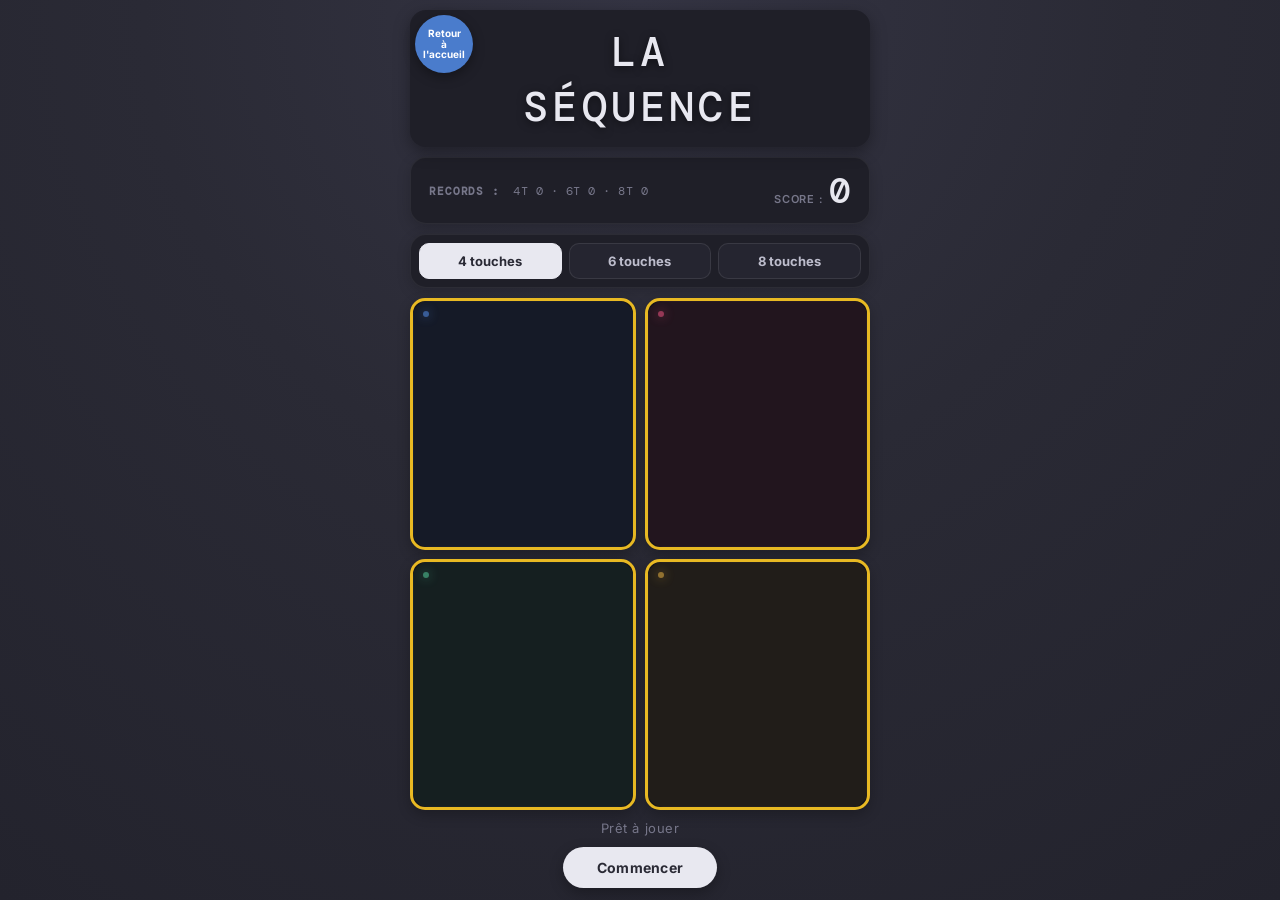
<file: jeux/simon/index.html>
<!DOCTYPE html>
<html lang="fr">
<head>
<meta charset="UTF-8">
<meta name="viewport" content="width=device-width, initial-scale=1.0, viewport-fit=cover">
<title>La Séquence</title>
<link href="../../polices/482e5863.css" rel="stylesheet">
<style>
  *, *::before, *::after { box-sizing: border-box; margin: 0; padding: 0; }

  :root {
    --bg: #2A2A35;
    --surface: #16161C;
    --surface-2: #1F1F28;
    --border: #E8B923;
    --gold: #FFD873;
    --text: #E8E8F0;
    --muted: #77778A;
    --danger: #ff7397;
    --shadow: rgba(0, 0, 0, 0.34);
    --max-w: 460px;
    --radius: 16px;
  }

  html {
    height: 100%;
    height: 100dvh;
  }

  body {
    min-height: 100vh;
    min-height: 100dvh;
    height: 100dvh;
    max-height: 100dvh;
    background: radial-gradient(circle at top, #343443 0%, var(--bg) 45%, #23232d 100%);
    color: var(--text);
    font-family: 'Inter', sans-serif;
    display: flex;
    flex-direction: column;
    align-items: center;
    gap: 10px;
    padding: max(10px, env(safe-area-inset-top)) 14px max(12px, env(safe-area-inset-bottom));
    user-select: none;
    overflow: hidden;
    overscroll-behavior: none;
  }

  header,
  .dashboard,
  .mode-selector,
  .controls {
    flex-shrink: 0;
  }

  .card {
    background: var(--surface-2);
    border: 1px solid rgba(255, 255, 255, .06);
    border-radius: var(--radius);
    box-shadow: 0 4px 14px rgba(0, 0, 0, .18);
  }

  header {
    width: min(var(--max-w), 100%);
    position: relative;
    text-align: center;
  }

  .banner {
    background: var(--surface-2);
    width: 100%;
    padding: 14px 72px 13px;
    border-radius: var(--radius);
    box-shadow: 0 5px 16px var(--shadow);
  }

  .banner h1 {
    font-family: 'DM Mono', monospace;
    font-size: clamp(31px, 8vw, 42px);
    font-weight: 500;
    letter-spacing: 0.1em;
    text-transform: uppercase;
    color: var(--text);
    text-shadow: 0 2px 8px rgba(0,0,0,0.5);
  }

  .back-link {
    position: absolute;
    top: 5px;
    left: 5px;
    z-index: 10;
    display: inline-flex;
    flex-direction: column;
    align-items: center;
    justify-content: center;
    width: 58px;
    height: 58px;
    background: #4A7CCC;
    color: white;
    text-decoration: none;
    border-radius: 50%;
    font-size: 10px;
    font-weight: 700;
    line-height: 1.05;
    text-align: center;
    box-shadow: 0 4px 12px rgba(0,0,0,0.35);
    transition: transform .15s ease, filter .15s ease;
  }

  .back-link:hover { filter: brightness(1.08); }
  .back-link:active { transform: scale(.95); }

  /* Dashboard compact : records à gauche, score à droite. */
  .dashboard {
    width: min(var(--max-w), 100%);
    padding: 12px 18px;
  }

  .dash-row {
    display: flex;
    align-items: center;
    justify-content: space-between;
    gap: 12px;
    width: 100%;
  }

  .dash-block {
    min-width: 0;
  }

  .dash-block--right {
    text-align: right;
    flex-shrink: 0;
  }

  .dash-label {
    color: var(--muted);
    font-size: 11px;
    font-weight: 600;
    text-transform: uppercase;
    letter-spacing: .08em;
  }

  .dash-value {
    font-family: 'DM Mono', monospace;
    font-size: clamp(28px, 8vw, 36px);
    line-height: 1.15;
    font-weight: 500;
  }

  .records {
    color: var(--muted);
    font-family: 'DM Mono', monospace;
    font-size: 12px;
    letter-spacing: .04em;
    white-space: nowrap;
    overflow-x: auto;
    text-align: left;
    flex: 1;
    min-width: 0;
  }

  .records-label {
    margin-right: 6px;
  }

  /* Le mode reste dans le DOM pour ne pas perturber le JavaScript, mais n'est plus affiché. */
  #mode-readout {
    display: none;
  }

  .mode-selector {
    width: min(var(--max-w), 100%);
    padding: 8px;
    display: grid;
    grid-template-columns: repeat(3, 1fr);
    gap: 7px;
  }

  .mode-btn {
    border: 1px solid rgba(255,255,255,.09);
    background: #252530;
    color: #bdbdcc;
    border-radius: 10px;
    padding: 9px 6px;
    font-family: 'Inter', sans-serif;
    font-weight: 700;
    font-size: 13px;
    cursor: pointer;
    transition: transform .12s ease, background .15s ease, color .15s ease, border-color .15s ease;
  }

  .mode-btn:hover:not(:disabled) { background: #30303d; }
  .mode-btn:active:not(:disabled) { transform: scale(.97); }

  .mode-btn.active {
    background: var(--text);
    color: var(--bg);
    border-color: var(--text);
  }

  .mode-btn:disabled {
    cursor: default;
    opacity: .55;
  }

  .grid {
    flex: 1 1 auto;
    min-height: 0;
    width: min(var(--max-w), 100%);
    display: grid;
    grid-template-columns: repeat(2, minmax(0, 1fr));
    gap: 9px;
  }

  .grid[data-count="4"] { grid-template-rows: repeat(2, minmax(0, 1fr)); }
  .grid[data-count="6"] { grid-template-rows: repeat(3, minmax(0, 1fr)); }
  .grid[data-count="8"] { grid-template-rows: repeat(4, minmax(0, 1fr)); }

  .tile {
    position: relative;
    min-width: 0;
    min-height: 0;
    width: 100%;
    height: 100%;
    overflow: hidden;
    border: 3px solid var(--border);
    border-radius: 15px;
    background: #111116;
    cursor: pointer;
    box-shadow: inset 0 0 0 1px rgba(255,255,255,.02), 0 5px 13px rgba(0,0,0,.24);
    transition: transform .08s ease, border-color .12s ease;
    -webkit-tap-highlight-color: transparent;
    touch-action: manipulation;
  }

  .tile::before {
    content: '';
    position: absolute;
    inset: 0;
    border-radius: inherit;
    opacity: .09;
    background: var(--tile-color);
    transition: opacity .12s ease, filter .12s ease;
  }

  .tile::after {
    content: '';
    position: absolute;
    top: 10px;
    left: 10px;
    width: 6px;
    height: 6px;
    border-radius: 50%;
    background: var(--tile-color);
    box-shadow: 0 0 11px var(--tile-color);
    opacity: .68;
  }

  .tile.lit {
    transform: scale(.965);
    border-color: #fff4b8;
  }

  .tile.lit::before {
    opacity: 1;
    filter: brightness(1.16) saturate(1.12);
    box-shadow: inset 0 0 18px rgba(255,255,255,.18), 0 0 30px var(--tile-glow);
  }

  .tile:active:not(:disabled) { transform: scale(.95); }
  .tile:disabled { cursor: default; }

  .controls {
    width: min(var(--max-w), 100%);
    display: flex;
    flex-direction: column;
    align-items: center;
    gap: 9px;
  }

  #status {
    min-height: 18px;
    text-align: center;
    color: var(--muted);
    font-size: 13px;
    letter-spacing: .04em;
    transition: color .2s ease;
  }

  #status.fail { color: var(--danger); }

  .btn-primary {
    border: 0;
    border-radius: 999px;
    background: var(--text);
    color: var(--bg);
    padding: 12px 34px;
    font-family: 'Inter', sans-serif;
    font-size: 14px;
    font-weight: 700;
    letter-spacing: .02em;
    cursor: pointer;
    box-shadow: 0 5px 14px rgba(0,0,0,.28);
    transition: opacity .15s ease, transform .1s ease;
  }

  .btn-primary:hover { opacity: .9; }
  .btn-primary:active { transform: scale(.97); }

  .end-screen {
    position: fixed;
    inset: 0;
    z-index: 50;
    display: flex;
    align-items: center;
    justify-content: center;
    padding: 20px;
    background: rgba(10, 10, 14, .72);
    backdrop-filter: blur(6px);
    -webkit-backdrop-filter: blur(6px);
    opacity: 0;
    pointer-events: none;
    transition: opacity .25s ease;
  }

  .end-screen.show {
    opacity: 1;
    pointer-events: auto;
  }

  .end-card {
    width: min(340px, 100%);
    background: var(--surface-2);
    border: 1px solid rgba(255,255,255,.08);
    border-radius: 20px;
    padding: 30px 26px 26px;
    text-align: center;
    box-shadow: 0 24px 60px rgba(0,0,0,.5);
    transform: scale(.92) translateY(10px);
    transition: transform .25s ease;
  }

  .end-screen.show .end-card {
    transform: scale(1) translateY(0);
  }

  .end-stars {
    color: var(--border);
    font-size: 18px;
    letter-spacing: 5px;
    opacity: .85;
    margin-bottom: 12px;
  }

  .end-medal {
    font-size: 46px;
    line-height: 1;
    min-height: 52px;
    margin-bottom: 4px;
  }

  .end-score {
    font-family: 'DM Mono', monospace;
    font-size: 32px;
    font-weight: 500;
    margin-bottom: 6px;
  }

  .end-message {
    color: var(--muted);
    font-size: 14px;
    letter-spacing: .02em;
    margin-bottom: 24px;
  }

  .end-message.end-record {
    color: var(--gold);
    font-weight: 700;
  }

  .end-card .btn-primary { width: 100%; }

  @media (max-width: 430px) {
    body { gap: 8px; padding-inline: 10px; }
    .banner { padding-block: 10px; }
    .back-link { width: 54px; height: 54px; font-size: 9.5px; }
    .dashboard { padding: 10px 14px; }
    .grid { gap: 7px; }
    .tile { border-width: 3px; border-radius: 13px; }
    .tile::after { top: 8px; left: 8px; width: 5px; height: 5px; }
    .mode-selector { padding: 7px; gap: 6px; }
    .mode-btn { padding: 8px 4px; font-size: 12px; }
  }

  @media (max-height: 690px) and (orientation: portrait) {
    body { gap: 6px; padding-top: 6px; }
    .banner { padding-block: 8px; }
    .banner h1 { font-size: 28px; }
    .back-link { width: 48px; height: 48px; font-size: 8.5px; }
    .dashboard { padding: 8px 14px; }
    .dash-value { font-size: 27px; }
    .records { font-size: 10px; }
    .mode-selector { padding: 6px; }
    .mode-btn { padding-block: 7px; }
    .grid { gap: 6px; }
    .controls { gap: 6px; }
    .btn-primary { padding: 10px 30px; }
    .end-card { padding: 22px 22px 20px; }
    .end-medal { font-size: 36px; min-height: 40px; }
    .end-score { font-size: 26px; }
    .end-message { margin-bottom: 16px; }
  }

  @media (max-height: 540px) {
    body { gap: 5px; }
    .banner { padding-block: 6px; }
    .banner h1 { font-size: 24px; }
    .dashboard { padding: 6px 12px; }
    .dash-value { font-size: 22px; }
    .mode-btn { padding-block: 5px; font-size: 12px; }
    .grid { gap: 5px; }
    .btn-primary { padding: 8px 24px; }
  }

  @media (prefers-reduced-motion: reduce) {
    *, *::before, *::after { transition: none !important; }
  }
</style>
<script src="../../hors-connexion.js"></script>
</head>
<body>

<header>
  <div class="banner"><h1>La Séquence</h1></div>
  <a class="back-link" href="../../">Retour<br>à<br>l'accueil</a>
</header>

<section class="dashboard card" aria-label="Informations de partie">
  <div class="dash-row">
    <div class="dash-block records">
      <span class="dash-label records-label">Records :</span>
      <span id="records">4T 0 · 6T 0 · 8T 0</span>
    </div>
    <div class="dash-block dash-block--right">
      <span class="dash-label">Score :</span>
      <span id="score" class="dash-value">0</span>
    </div>
  </div>
  <!-- Conservé pour le JavaScript, mais masqué visuellement. -->
  <span id="mode-readout" aria-hidden="true">4 touches</span>
</section>

<section class="mode-selector card" aria-label="Nombre de touches">
  <button class="mode-btn active" data-count="4" type="button">4 touches</button>
  <button class="mode-btn" data-count="6" type="button">6 touches</button>
  <button class="mode-btn" data-count="8" type="button">8 touches</button>
</section>

<main class="grid" id="grid" data-count="4" aria-label="Plateau de jeu La Séquence"></main>

<div class="controls">
  <div id="status" aria-live="polite">Prêt à jouer</div>
  <button id="btn-start" class="btn-primary" type="button">Commencer</button>
</div>

<div class="end-screen" id="end-screen" role="dialog" aria-modal="true" aria-labelledby="end-message">
  <div class="end-card">
    <div class="end-stars">★★★★★★★★</div>
    <div class="end-medal" id="end-medal"></div>
    <div class="end-score" id="end-score">Score : 0</div>
    <div class="end-message" id="end-message"></div>
    <button id="btn-replay" class="btn-primary" type="button">Rejouer</button>
  </div>
</div>

<script>
(() => {
  'use strict';

  const TILE_DEFINITIONS = [
    { color: '#4A7CCC', glow: 'rgba(74,124,204,.55)', frequency: 261.63 },
    { color: '#CC4A72', glow: 'rgba(204,74,114,.55)', frequency: 329.63 },
    { color: '#4AB087', glow: 'rgba(74,176,135,.55)', frequency: 392.00 },
    { color: '#C89A3C', glow: 'rgba(200,154,60,.55)', frequency: 523.25 },
    { color: '#8B63D9', glow: 'rgba(139,99,217,.55)', frequency: 293.66 },
    { color: '#35B9C7', glow: 'rgba(53,185,199,.55)', frequency: 349.23 },
    { color: '#E96A52', glow: 'rgba(233,106,82,.55)', frequency: 440.00 },
    { color: '#D7E6F5', glow: 'rgba(215,230,245,.6)', frequency: 587.33 }
  ];

  const grid = document.getElementById('grid');
  const scoreEl = document.getElementById('score');
  const statusEl = document.getElementById('status');
  const btnStart = document.getElementById('btn-start');
  const recordsEl = document.getElementById('records');
  const endScreenEl = document.getElementById('end-screen');
  const endMedalEl = document.getElementById('end-medal');
  const endScoreEl = document.getElementById('end-score');
  const endMessageEl = document.getElementById('end-message');
  const btnReplay = document.getElementById('btn-replay');
  const modeReadout = document.getElementById('mode-readout');
  const modeButtons = Array.from(document.querySelectorAll('.mode-btn'));

  const AudioContextClass = window.AudioContext || window.webkitAudioContext;
  const audioCtx = AudioContextClass ? new AudioContextClass() : null;

  let tileCount = 4;
  let tiles = [];
  let sequence = [];
  let playerIndex = 0;
  let score = 0;
  let acceptingInput = false;
  let gameActive = false;
  let runId = 0;
  let records = loadRecords();

  function delay(ms) {
    return new Promise(resolve => setTimeout(resolve, ms));
  }

  function loadRecords() {
    const defaults = { 4: 0, 6: 0, 8: 0 };
    try {
      const saved = JSON.parse(localStorage.getItem('simon-records-2') || '{}');
      return {
        4: Number(saved[4]) || 0,
        6: Number(saved[6]) || 0,
        8: Number(saved[8]) || 0
      };
    } catch (_) {
      return defaults;
    }
  }

  function saveRecords() {
    try { localStorage.setItem('simon-records-2', JSON.stringify(records)); } catch (_) {}
  }

  function updateRecordsDisplay() {
    recordsEl.textContent = `4T ${records[4]} · 6T ${records[6]} · 8T ${records[8]}`;
  }

  function medalForScore(value) {
    if (value >= 50) return '👑';
    if (value >= 30) return '🥇';
    if (value >= 20) return '🥈';
    if (value >= 10) return '🥉';
    return '';
  }

  async function ensureAudio() {
    if (audioCtx && audioCtx.state === 'suspended') {
      try { await audioCtx.resume(); } catch (_) {}
    }
  }

  function playTone(index, duration = 220) {
    if (!audioCtx) return;

    const definition = TILE_DEFINITIONS[index];
    const start = audioCtx.currentTime;
    const end = start + duration / 1000;
    const oscillator = audioCtx.createOscillator();
    const gain = audioCtx.createGain();

    oscillator.type = 'sine';
    oscillator.frequency.setValueAtTime(definition.frequency, start);

    gain.gain.setValueAtTime(0.0001, start);
    gain.gain.exponentialRampToValueAtTime(0.2, start + 0.018);
    gain.gain.exponentialRampToValueAtTime(0.0001, end);

    oscillator.connect(gain);
    gain.connect(audioCtx.destination);
    oscillator.start(start);
    oscillator.stop(end + 0.03);
  }

  function playVictory() {
    if (!audioCtx) return;
    const notes = [523.25, 659.25, 783.99];
    const start = audioCtx.currentTime;
    notes.forEach((frequency, index) => {
      const oscillator = audioCtx.createOscillator();
      const gain = audioCtx.createGain();
      const noteStart = start + index * 0.11;
      oscillator.type = 'sine';
      oscillator.frequency.setValueAtTime(frequency, noteStart);
      gain.gain.setValueAtTime(0.0001, noteStart);
      gain.gain.exponentialRampToValueAtTime(0.14, noteStart + 0.015);
      gain.gain.exponentialRampToValueAtTime(0.0001, noteStart + 0.22);
      oscillator.connect(gain);
      gain.connect(audioCtx.destination);
      oscillator.start(noteStart);
      oscillator.stop(noteStart + 0.24);
    });
  }

  function playFail() {
    if (!audioCtx) return;

    const start = audioCtx.currentTime;
    const oscillator = audioCtx.createOscillator();
    const gain = audioCtx.createGain();

    oscillator.type = 'sawtooth';
    oscillator.frequency.setValueAtTime(135, start);
    oscillator.frequency.exponentialRampToValueAtTime(72, start + 0.48);

    gain.gain.setValueAtTime(0.14, start);
    gain.gain.exponentialRampToValueAtTime(0.0001, start + 0.5);

    oscillator.connect(gain);
    gain.connect(audioCtx.destination);
    oscillator.start(start);
    oscillator.stop(start + 0.52);
  }

  function setStatus(message, isFailure = false) {
    statusEl.textContent = message;
    statusEl.classList.toggle('fail', isFailure);
  }

  function setScore(value) {
    score = value;
    scoreEl.textContent = String(value);
  }

  function setModeButtonsDisabled(disabled) {
    modeButtons.forEach(button => { button.disabled = disabled; });
  }

  function disableTiles(disabled) {
    tiles.forEach(tile => { tile.disabled = disabled; });
    acceptingInput = !disabled;
  }

  function createTiles() {
    grid.innerHTML = '';
    grid.dataset.count = String(tileCount);

    const fragment = document.createDocumentFragment();

    for (let index = 0; index < tileCount; index++) {
      const definition = TILE_DEFINITIONS[index];
      const tile = document.createElement('button');
      tile.type = 'button';
      tile.className = 'tile';
      tile.dataset.index = String(index);
      tile.setAttribute('aria-label', `Touche ${index + 1}`);
      tile.style.setProperty('--tile-color', definition.color);
      tile.style.setProperty('--tile-glow', definition.glow);
      tile.addEventListener('click', () => handleTileClick(index));
      fragment.appendChild(tile);
    }

    grid.appendChild(fragment);
    tiles = Array.from(grid.querySelectorAll('.tile'));
    disableTiles(true);
  }

  async function lightTile(index, duration = 390, expectedRunId = runId) {
    const tile = tiles[index];
    if (!tile || expectedRunId !== runId) return;

    playTone(index, Math.max(100, duration - 60));
    tile.classList.add('lit');
    await delay(duration);
    tile.classList.remove('lit');
    await delay(65);
  }

  function sequenceSpeed() {
    return Math.max(230, 500 - sequence.length * 15);
  }

  async function animateEndTiles(expectedRunId) {
    disableTiles(true);
    for (let index = 0; index < tiles.length; index++) {
      if (expectedRunId !== runId) return;
      tiles[index].classList.add('lit');
      await delay(70);
    }
    await delay(220);
    tiles.forEach(tile => tile.classList.remove('lit'));
  }

  function showEndScreen(isNewRecord) {
    endMedalEl.textContent = medalForScore(score);
    endScoreEl.textContent = `Score : ${score}`;
    endMessageEl.textContent = isNewRecord ? 'Nouveau record !' : `Record : ${records[tileCount]}`;
    endMessageEl.classList.toggle('end-record', isNewRecord);
    endScreenEl.classList.add('show');
    btnReplay.focus();
  }

  function hideEndScreen() {
    endScreenEl.classList.remove('show');
  }

  async function playSequence(expectedRunId) {
    disableTiles(true);
    setStatus('Observez…');
    await delay(500);
    if (expectedRunId !== runId) return;

    const speed = sequenceSpeed();
    for (const index of sequence) {
      if (expectedRunId !== runId) return;
      await lightTile(index, speed, expectedRunId);
      await delay(45);
    }

    if (expectedRunId !== runId) return;
    playerIndex = 0;
    setStatus('À vous !');
    disableTiles(false);
  }

  async function nextRound(expectedRunId) {
    if (expectedRunId !== runId) return;
    sequence.push(Math.floor(Math.random() * tileCount));
    await playSequence(expectedRunId);
  }

  async function startGame() {
    await ensureAudio();
    runId += 1;
    const currentRunId = runId;

    gameActive = true;
    acceptingInput = false;
    sequence = [];
    playerIndex = 0;
    setScore(0);
    setStatus('Préparez-vous…');
    hideEndScreen();
    btnStart.style.display = 'none';
    setModeButtonsDisabled(true);
    disableTiles(true);

    await delay(350);
    await nextRound(currentRunId);
  }

  async function handleFailure(expectedRunId) {
    acceptingInput = false;
    disableTiles(true);
    playFail();
    setStatus('Raté !', true);
    await delay(520);

    if (expectedRunId !== runId) return;
    await animateEndTiles(expectedRunId);
    if (expectedRunId !== runId) return;

    const isNewRecord = score > records[tileCount];
    if (isNewRecord) {
      records[tileCount] = score;
      saveRecords();
      updateRecordsDisplay();
      playVictory();
    }

    gameActive = false;
    setStatus('Partie terminée');
    btnStart.textContent = 'Rejouer';
    btnStart.style.display = 'none';
    setModeButtonsDisabled(false);
    showEndScreen(isNewRecord);
  }

  async function handleTileClick(index) {
    if (!acceptingInput || !gameActive) return;

    const currentRunId = runId;
    acceptingInput = false;
    await ensureAudio();
    await lightTile(index, 170, currentRunId);

    if (currentRunId !== runId) return;

    if (index !== sequence[playerIndex]) {
      await handleFailure(currentRunId);
      return;
    }

    playerIndex += 1;
    setScore(score + 1);

    if (playerIndex === sequence.length) {
      setStatus('Bien joué !');
      await delay(520);
      if (currentRunId === runId) await nextRound(currentRunId);
    } else {
      acceptingInput = true;
    }
  }

  function selectMode(count) {
    if (gameActive) return;

    tileCount = count;
    runId += 1;
    sequence = [];
    playerIndex = 0;
    setScore(0);
    setStatus('Prêt à jouer');
    hideEndScreen();
    btnStart.textContent = 'Commencer';
    btnStart.style.display = '';
    modeReadout.textContent = `${count} touches`;

    modeButtons.forEach(button => {
      button.classList.toggle('active', Number(button.dataset.count) === count);
    });

    createTiles();
  }

  modeButtons.forEach(button => {
    button.addEventListener('click', () => selectMode(Number(button.dataset.count)));
  });

  btnStart.addEventListener('click', startGame);
  btnReplay.addEventListener('click', startGame);

  updateRecordsDisplay();
  createTiles();
})();
</script>
</body>
</html>
</file>
<file: polices/f55b3729.css>
/* latin-ext */
@font-face {
  font-family: 'Inter';
  font-style: normal;
  font-weight: 400;
  font-display: swap;
  src: url(fichiers/inter_v20_UcC73FwrK3iLTeHuS_nVMrMxCp50SjIa25L7SUc.woff2) format('woff2');
  unicode-range: U+0100-02BA, U+02BD-02C5, U+02C7-02CC, U+02CE-02D7, U+02DD-02FF, U+0304, U+0308, U+0329, U+1D00-1DBF, U+1E00-1E9F, U+1EF2-1EFF, U+2020, U+20A0-20AB, U+20AD-20C4, U+2113, U+2C60-2C7F, U+A720-A7FF;
}
/* latin */
@font-face {
  font-family: 'Inter';
  font-style: normal;
  font-weight: 400;
  font-display: swap;
  src: url(fichiers/inter_v20_UcC73FwrK3iLTeHuS_nVMrMxCp50SjIa1ZL7.woff2) format('woff2');
  unicode-range: U+0000-00FF, U+0131, U+0152-0153, U+02BB-02BC, U+02C6, U+02DA, U+02DC, U+0304, U+0308, U+0329, U+2000-206F, U+20AC, U+2122, U+2191, U+2193, U+2212, U+2215, U+FEFF, U+FFFD;
}
/* latin-ext */
@font-face {
  font-family: 'Inter';
  font-style: normal;
  font-weight: 500;
  font-display: swap;
  src: url(fichiers/inter_v20_UcC73FwrK3iLTeHuS_nVMrMxCp50SjIa25L7SUc.woff2) format('woff2');
  unicode-range: U+0100-02BA, U+02BD-02C5, U+02C7-02CC, U+02CE-02D7, U+02DD-02FF, U+0304, U+0308, U+0329, U+1D00-1DBF, U+1E00-1E9F, U+1EF2-1EFF, U+2020, U+20A0-20AB, U+20AD-20C4, U+2113, U+2C60-2C7F, U+A720-A7FF;
}
/* latin */
@font-face {
  font-family: 'Inter';
  font-style: normal;
  font-weight: 500;
  font-display: swap;
  src: url(fichiers/inter_v20_UcC73FwrK3iLTeHuS_nVMrMxCp50SjIa1ZL7.woff2) format('woff2');
  unicode-range: U+0000-00FF, U+0131, U+0152-0153, U+02BB-02BC, U+02C6, U+02DA, U+02DC, U+0304, U+0308, U+0329, U+2000-206F, U+20AC, U+2122, U+2191, U+2193, U+2212, U+2215, U+FEFF, U+FFFD;
}
/* latin-ext */
@font-face {
  font-family: 'Inter';
  font-style: normal;
  font-weight: 600;
  font-display: swap;
  src: url(fichiers/inter_v20_UcC73FwrK3iLTeHuS_nVMrMxCp50SjIa25L7SUc.woff2) format('woff2');
  unicode-range: U+0100-02BA, U+02BD-02C5, U+02C7-02CC, U+02CE-02D7, U+02DD-02FF, U+0304, U+0308, U+0329, U+1D00-1DBF, U+1E00-1E9F, U+1EF2-1EFF, U+2020, U+20A0-20AB, U+20AD-20C4, U+2113, U+2C60-2C7F, U+A720-A7FF;
}
/* latin */
@font-face {
  font-family: 'Inter';
  font-style: normal;
  font-weight: 600;
  font-display: swap;
  src: url(fichiers/inter_v20_UcC73FwrK3iLTeHuS_nVMrMxCp50SjIa1ZL7.woff2) format('woff2');
  unicode-range: U+0000-00FF, U+0131, U+0152-0153, U+02BB-02BC, U+02C6, U+02DA, U+02DC, U+0304, U+0308, U+0329, U+2000-206F, U+20AC, U+2122, U+2191, U+2193, U+2212, U+2215, U+FEFF, U+FFFD;
}
/* latin-ext */
@font-face {
  font-family: 'Lora';
  font-style: normal;
  font-weight: 500;
  font-display: swap;
  src: url(fichiers/lora_v37_0QIvMX1D_JOuMwT7I-NP.woff2) format('woff2');
  unicode-range: U+0100-02BA, U+02BD-02C5, U+02C7-02CC, U+02CE-02D7, U+02DD-02FF, U+0304, U+0308, U+0329, U+1D00-1DBF, U+1E00-1E9F, U+1EF2-1EFF, U+2020, U+20A0-20AB, U+20AD-20C4, U+2113, U+2C60-2C7F, U+A720-A7FF;
}
/* latin */
@font-face {
  font-family: 'Lora';
  font-style: normal;
  font-weight: 500;
  font-display: swap;
  src: url(fichiers/lora_v37_0QIvMX1D_JOuMwr7Iw.woff2) format('woff2');
  unicode-range: U+0000-00FF, U+0131, U+0152-0153, U+02BB-02BC, U+02C6, U+02DA, U+02DC, U+0304, U+0308, U+0329, U+2000-206F, U+20AC, U+2122, U+2191, U+2193, U+2212, U+2215, U+FEFF, U+FFFD;
}
/* latin-ext */
@font-face {
  font-family: 'Lora';
  font-style: normal;
  font-weight: 600;
  font-display: swap;
  src: url(fichiers/lora_v37_0QIvMX1D_JOuMwT7I-NP.woff2) format('woff2');
  unicode-range: U+0100-02BA, U+02BD-02C5, U+02C7-02CC, U+02CE-02D7, U+02DD-02FF, U+0304, U+0308, U+0329, U+1D00-1DBF, U+1E00-1E9F, U+1EF2-1EFF, U+2020, U+20A0-20AB, U+20AD-20C4, U+2113, U+2C60-2C7F, U+A720-A7FF;
}
/* latin */
@font-face {
  font-family: 'Lora';
  font-style: normal;
  font-weight: 600;
  font-display: swap;
  src: url(fichiers/lora_v37_0QIvMX1D_JOuMwr7Iw.woff2) format('woff2');
  unicode-range: U+0000-00FF, U+0131, U+0152-0153, U+02BB-02BC, U+02C6, U+02DA, U+02DC, U+0304, U+0308, U+0329, U+2000-206F, U+20AC, U+2122, U+2191, U+2193, U+2212, U+2215, U+FEFF, U+FFFD;
}
</file>
<file: polices/4463a6e3.css>
/* latin-ext */
@font-face {
  font-family: 'DM Sans';
  font-style: normal;
  font-weight: 300;
  font-display: swap;
  src: url(fichiers/dmsans_v17_rP2Yp2ywxg089UriI5-g4vlH9VoD8Cmcqbu6-K6h9Q.woff2) format('woff2');
  unicode-range: U+0100-02BA, U+02BD-02C5, U+02C7-02CC, U+02CE-02D7, U+02DD-02FF, U+0304, U+0308, U+0329, U+1D00-1DBF, U+1E00-1E9F, U+1EF2-1EFF, U+2020, U+20A0-20AB, U+20AD-20C4, U+2113, U+2C60-2C7F, U+A720-A7FF;
}
/* latin */
@font-face {
  font-family: 'DM Sans';
  font-style: normal;
  font-weight: 300;
  font-display: swap;
  src: url(fichiers/dmsans_v17_rP2Yp2ywxg089UriI5-g4vlH9VoD8Cmcqbu0-K4.woff2) format('woff2');
  unicode-range: U+0000-00FF, U+0131, U+0152-0153, U+02BB-02BC, U+02C6, U+02DA, U+02DC, U+0304, U+0308, U+0329, U+2000-206F, U+20AC, U+2122, U+2191, U+2193, U+2212, U+2215, U+FEFF, U+FFFD;
}
/* latin-ext */
@font-face {
  font-family: 'DM Sans';
  font-style: normal;
  font-weight: 400;
  font-display: swap;
  src: url(fichiers/dmsans_v17_rP2Yp2ywxg089UriI5-g4vlH9VoD8Cmcqbu6-K6h9Q.woff2) format('woff2');
  unicode-range: U+0100-02BA, U+02BD-02C5, U+02C7-02CC, U+02CE-02D7, U+02DD-02FF, U+0304, U+0308, U+0329, U+1D00-1DBF, U+1E00-1E9F, U+1EF2-1EFF, U+2020, U+20A0-20AB, U+20AD-20C4, U+2113, U+2C60-2C7F, U+A720-A7FF;
}
/* latin */
@font-face {
  font-family: 'DM Sans';
  font-style: normal;
  font-weight: 400;
  font-display: swap;
  src: url(fichiers/dmsans_v17_rP2Yp2ywxg089UriI5-g4vlH9VoD8Cmcqbu0-K4.woff2) format('woff2');
  unicode-range: U+0000-00FF, U+0131, U+0152-0153, U+02BB-02BC, U+02C6, U+02DA, U+02DC, U+0304, U+0308, U+0329, U+2000-206F, U+20AC, U+2122, U+2191, U+2193, U+2212, U+2215, U+FEFF, U+FFFD;
}
/* latin-ext */
@font-face {
  font-family: 'DM Sans';
  font-style: normal;
  font-weight: 500;
  font-display: swap;
  src: url(fichiers/dmsans_v17_rP2Yp2ywxg089UriI5-g4vlH9VoD8Cmcqbu6-K6h9Q.woff2) format('woff2');
  unicode-range: U+0100-02BA, U+02BD-02C5, U+02C7-02CC, U+02CE-02D7, U+02DD-02FF, U+0304, U+0308, U+0329, U+1D00-1DBF, U+1E00-1E9F, U+1EF2-1EFF, U+2020, U+20A0-20AB, U+20AD-20C4, U+2113, U+2C60-2C7F, U+A720-A7FF;
}
/* latin */
@font-face {
  font-family: 'DM Sans';
  font-style: normal;
  font-weight: 500;
  font-display: swap;
  src: url(fichiers/dmsans_v17_rP2Yp2ywxg089UriI5-g4vlH9VoD8Cmcqbu0-K4.woff2) format('woff2');
  unicode-range: U+0000-00FF, U+0131, U+0152-0153, U+02BB-02BC, U+02C6, U+02DA, U+02DC, U+0304, U+0308, U+0329, U+2000-206F, U+20AC, U+2122, U+2191, U+2193, U+2212, U+2215, U+FEFF, U+FFFD;
}
/* latin-ext */
@font-face {
  font-family: 'DM Sans';
  font-style: normal;
  font-weight: 600;
  font-display: swap;
  src: url(fichiers/dmsans_v17_rP2Yp2ywxg089UriI5-g4vlH9VoD8Cmcqbu6-K6h9Q.woff2) format('woff2');
  unicode-range: U+0100-02BA, U+02BD-02C5, U+02C7-02CC, U+02CE-02D7, U+02DD-02FF, U+0304, U+0308, U+0329, U+1D00-1DBF, U+1E00-1E9F, U+1EF2-1EFF, U+2020, U+20A0-20AB, U+20AD-20C4, U+2113, U+2C60-2C7F, U+A720-A7FF;
}
/* latin */
@font-face {
  font-family: 'DM Sans';
  font-style: normal;
  font-weight: 600;
  font-display: swap;
  src: url(fichiers/dmsans_v17_rP2Yp2ywxg089UriI5-g4vlH9VoD8Cmcqbu0-K4.woff2) format('woff2');
  unicode-range: U+0000-00FF, U+0131, U+0152-0153, U+02BB-02BC, U+02C6, U+02DA, U+02DC, U+0304, U+0308, U+0329, U+2000-206F, U+20AC, U+2122, U+2191, U+2193, U+2212, U+2215, U+FEFF, U+FFFD;
}
/* latin-ext */
@font-face {
  font-family: 'DM Sans';
  font-style: normal;
  font-weight: 700;
  font-display: swap;
  src: url(fichiers/dmsans_v17_rP2Yp2ywxg089UriI5-g4vlH9VoD8Cmcqbu6-K6h9Q.woff2) format('woff2');
  unicode-range: U+0100-02BA, U+02BD-02C5, U+02C7-02CC, U+02CE-02D7, U+02DD-02FF, U+0304, U+0308, U+0329, U+1D00-1DBF, U+1E00-1E9F, U+1EF2-1EFF, U+2020, U+20A0-20AB, U+20AD-20C4, U+2113, U+2C60-2C7F, U+A720-A7FF;
}
/* latin */
@font-face {
  font-family: 'DM Sans';
  font-style: normal;
  font-weight: 700;
  font-display: swap;
  src: url(fichiers/dmsans_v17_rP2Yp2ywxg089UriI5-g4vlH9VoD8Cmcqbu0-K4.woff2) format('woff2');
  unicode-range: U+0000-00FF, U+0131, U+0152-0153, U+02BB-02BC, U+02C6, U+02DA, U+02DC, U+0304, U+0308, U+0329, U+2000-206F, U+20AC, U+2122, U+2191, U+2193, U+2212, U+2215, U+FEFF, U+FFFD;
}
/* latin-ext */
@font-face {
  font-family: 'Playfair Display';
  font-style: normal;
  font-weight: 400;
  font-display: swap;
  src: url(fichiers/playfairdisplay_v40_nuFiD-vYSZviVYUb_rj3ij__anPXDTLYgFE_.woff2) format('woff2');
  unicode-range: U+0100-02BA, U+02BD-02C5, U+02C7-02CC, U+02CE-02D7, U+02DD-02FF, U+0304, U+0308, U+0329, U+1D00-1DBF, U+1E00-1E9F, U+1EF2-1EFF, U+2020, U+20A0-20AB, U+20AD-20C4, U+2113, U+2C60-2C7F, U+A720-A7FF;
}
/* latin */
@font-face {
  font-family: 'Playfair Display';
  font-style: normal;
  font-weight: 400;
  font-display: swap;
  src: url(fichiers/playfairdisplay_v40_nuFiD-vYSZviVYUb_rj3ij__anPXDTzYgA.woff2) format('woff2');
  unicode-range: U+0000-00FF, U+0131, U+0152-0153, U+02BB-02BC, U+02C6, U+02DA, U+02DC, U+0304, U+0308, U+0329, U+2000-206F, U+20AC, U+2122, U+2191, U+2193, U+2212, U+2215, U+FEFF, U+FFFD;
}
/* latin-ext */
@font-face {
  font-family: 'Playfair Display';
  font-style: normal;
  font-weight: 700;
  font-display: swap;
  src: url(fichiers/playfairdisplay_v40_nuFiD-vYSZviVYUb_rj3ij__anPXDTLYgFE_.woff2) format('woff2');
  unicode-range: U+0100-02BA, U+02BD-02C5, U+02C7-02CC, U+02CE-02D7, U+02DD-02FF, U+0304, U+0308, U+0329, U+1D00-1DBF, U+1E00-1E9F, U+1EF2-1EFF, U+2020, U+20A0-20AB, U+20AD-20C4, U+2113, U+2C60-2C7F, U+A720-A7FF;
}
/* latin */
@font-face {
  font-family: 'Playfair Display';
  font-style: normal;
  font-weight: 700;
  font-display: swap;
  src: url(fichiers/playfairdisplay_v40_nuFiD-vYSZviVYUb_rj3ij__anPXDTzYgA.woff2) format('woff2');
  unicode-range: U+0000-00FF, U+0131, U+0152-0153, U+02BB-02BC, U+02C6, U+02DA, U+02DC, U+0304, U+0308, U+0329, U+2000-206F, U+20AC, U+2122, U+2191, U+2193, U+2212, U+2215, U+FEFF, U+FFFD;
}
/* latin-ext */
@font-face {
  font-family: 'Playfair Display';
  font-style: normal;
  font-weight: 900;
  font-display: swap;
  src: url(fichiers/playfairdisplay_v40_nuFiD-vYSZviVYUb_rj3ij__anPXDTLYgFE_.woff2) format('woff2');
  unicode-range: U+0100-02BA, U+02BD-02C5, U+02C7-02CC, U+02CE-02D7, U+02DD-02FF, U+0304, U+0308, U+0329, U+1D00-1DBF, U+1E00-1E9F, U+1EF2-1EFF, U+2020, U+20A0-20AB, U+20AD-20C4, U+2113, U+2C60-2C7F, U+A720-A7FF;
}
/* latin */
@font-face {
  font-family: 'Playfair Display';
  font-style: normal;
  font-weight: 900;
  font-display: swap;
  src: url(fichiers/playfairdisplay_v40_nuFiD-vYSZviVYUb_rj3ij__anPXDTzYgA.woff2) format('woff2');
  unicode-range: U+0000-00FF, U+0131, U+0152-0153, U+02BB-02BC, U+02C6, U+02DA, U+02DC, U+0304, U+0308, U+0329, U+2000-206F, U+20AC, U+2122, U+2191, U+2193, U+2212, U+2215, U+FEFF, U+FFFD;
}
</file>
<file: polices/482e5863.css>
/* latin-ext */
@font-face {
  font-family: 'DM Mono';
  font-style: normal;
  font-weight: 400;
  font-display: swap;
  src: url(fichiers/dmmono_v16_aFTU7PB1QTsUX8KYthSQBLyM.woff2) format('woff2');
  unicode-range: U+0100-02BA, U+02BD-02C5, U+02C7-02CC, U+02CE-02D7, U+02DD-02FF, U+0304, U+0308, U+0329, U+1D00-1DBF, U+1E00-1E9F, U+1EF2-1EFF, U+2020, U+20A0-20AB, U+20AD-20C4, U+2113, U+2C60-2C7F, U+A720-A7FF;
}
/* latin */
@font-face {
  font-family: 'DM Mono';
  font-style: normal;
  font-weight: 400;
  font-display: swap;
  src: url(fichiers/dmmono_v16_aFTU7PB1QTsUX8KYthqQBA.woff2) format('woff2');
  unicode-range: U+0000-00FF, U+0131, U+0152-0153, U+02BB-02BC, U+02C6, U+02DA, U+02DC, U+0304, U+0308, U+0329, U+2000-206F, U+20AC, U+2122, U+2191, U+2193, U+2212, U+2215, U+FEFF, U+FFFD;
}
/* latin-ext */
@font-face {
  font-family: 'DM Mono';
  font-style: normal;
  font-weight: 500;
  font-display: swap;
  src: url(fichiers/dmmono_v16_aFTR7PB1QTsUX8KYvumzEY2tbZX9.woff2) format('woff2');
  unicode-range: U+0100-02BA, U+02BD-02C5, U+02C7-02CC, U+02CE-02D7, U+02DD-02FF, U+0304, U+0308, U+0329, U+1D00-1DBF, U+1E00-1E9F, U+1EF2-1EFF, U+2020, U+20A0-20AB, U+20AD-20C4, U+2113, U+2C60-2C7F, U+A720-A7FF;
}
/* latin */
@font-face {
  font-family: 'DM Mono';
  font-style: normal;
  font-weight: 500;
  font-display: swap;
  src: url(fichiers/dmmono_v16_aFTR7PB1QTsUX8KYvumzEYOtbQ.woff2) format('woff2');
  unicode-range: U+0000-00FF, U+0131, U+0152-0153, U+02BB-02BC, U+02C6, U+02DA, U+02DC, U+0304, U+0308, U+0329, U+2000-206F, U+20AC, U+2122, U+2191, U+2193, U+2212, U+2215, U+FEFF, U+FFFD;
}
/* latin-ext */
@font-face {
  font-family: 'Inter';
  font-style: normal;
  font-weight: 400;
  font-display: swap;
  src: url(fichiers/inter_v20_UcC73FwrK3iLTeHuS_nVMrMxCp50SjIa25L7SUc.woff2) format('woff2');
  unicode-range: U+0100-02BA, U+02BD-02C5, U+02C7-02CC, U+02CE-02D7, U+02DD-02FF, U+0304, U+0308, U+0329, U+1D00-1DBF, U+1E00-1E9F, U+1EF2-1EFF, U+2020, U+20A0-20AB, U+20AD-20C4, U+2113, U+2C60-2C7F, U+A720-A7FF;
}
/* latin */
@font-face {
  font-family: 'Inter';
  font-style: normal;
  font-weight: 400;
  font-display: swap;
  src: url(fichiers/inter_v20_UcC73FwrK3iLTeHuS_nVMrMxCp50SjIa1ZL7.woff2) format('woff2');
  unicode-range: U+0000-00FF, U+0131, U+0152-0153, U+02BB-02BC, U+02C6, U+02DA, U+02DC, U+0304, U+0308, U+0329, U+2000-206F, U+20AC, U+2122, U+2191, U+2193, U+2212, U+2215, U+FEFF, U+FFFD;
}
/* latin-ext */
@font-face {
  font-family: 'Inter';
  font-style: normal;
  font-weight: 500;
  font-display: swap;
  src: url(fichiers/inter_v20_UcC73FwrK3iLTeHuS_nVMrMxCp50SjIa25L7SUc.woff2) format('woff2');
  unicode-range: U+0100-02BA, U+02BD-02C5, U+02C7-02CC, U+02CE-02D7, U+02DD-02FF, U+0304, U+0308, U+0329, U+1D00-1DBF, U+1E00-1E9F, U+1EF2-1EFF, U+2020, U+20A0-20AB, U+20AD-20C4, U+2113, U+2C60-2C7F, U+A720-A7FF;
}
/* latin */
@font-face {
  font-family: 'Inter';
  font-style: normal;
  font-weight: 500;
  font-display: swap;
  src: url(fichiers/inter_v20_UcC73FwrK3iLTeHuS_nVMrMxCp50SjIa1ZL7.woff2) format('woff2');
  unicode-range: U+0000-00FF, U+0131, U+0152-0153, U+02BB-02BC, U+02C6, U+02DA, U+02DC, U+0304, U+0308, U+0329, U+2000-206F, U+20AC, U+2122, U+2191, U+2193, U+2212, U+2215, U+FEFF, U+FFFD;
}
/* latin-ext */
@font-face {
  font-family: 'Inter';
  font-style: normal;
  font-weight: 600;
  font-display: swap;
  src: url(fichiers/inter_v20_UcC73FwrK3iLTeHuS_nVMrMxCp50SjIa25L7SUc.woff2) format('woff2');
  unicode-range: U+0100-02BA, U+02BD-02C5, U+02C7-02CC, U+02CE-02D7, U+02DD-02FF, U+0304, U+0308, U+0329, U+1D00-1DBF, U+1E00-1E9F, U+1EF2-1EFF, U+2020, U+20A0-20AB, U+20AD-20C4, U+2113, U+2C60-2C7F, U+A720-A7FF;
}
/* latin */
@font-face {
  font-family: 'Inter';
  font-style: normal;
  font-weight: 600;
  font-display: swap;
  src: url(fichiers/inter_v20_UcC73FwrK3iLTeHuS_nVMrMxCp50SjIa1ZL7.woff2) format('woff2');
  unicode-range: U+0000-00FF, U+0131, U+0152-0153, U+02BB-02BC, U+02C6, U+02DA, U+02DC, U+0304, U+0308, U+0329, U+2000-206F, U+20AC, U+2122, U+2191, U+2193, U+2212, U+2215, U+FEFF, U+FFFD;
}
/* latin-ext */
@font-face {
  font-family: 'Inter';
  font-style: normal;
  font-weight: 700;
  font-display: swap;
  src: url(fichiers/inter_v20_UcC73FwrK3iLTeHuS_nVMrMxCp50SjIa25L7SUc.woff2) format('woff2');
  unicode-range: U+0100-02BA, U+02BD-02C5, U+02C7-02CC, U+02CE-02D7, U+02DD-02FF, U+0304, U+0308, U+0329, U+1D00-1DBF, U+1E00-1E9F, U+1EF2-1EFF, U+2020, U+20A0-20AB, U+20AD-20C4, U+2113, U+2C60-2C7F, U+A720-A7FF;
}
/* latin */
@font-face {
  font-family: 'Inter';
  font-style: normal;
  font-weight: 700;
  font-display: swap;
  src: url(fichiers/inter_v20_UcC73FwrK3iLTeHuS_nVMrMxCp50SjIa1ZL7.woff2) format('woff2');
  unicode-range: U+0000-00FF, U+0131, U+0152-0153, U+02BB-02BC, U+02C6, U+02DA, U+02DC, U+0304, U+0308, U+0329, U+2000-206F, U+20AC, U+2122, U+2191, U+2193, U+2212, U+2215, U+FEFF, U+FFFD;
}
</file>
